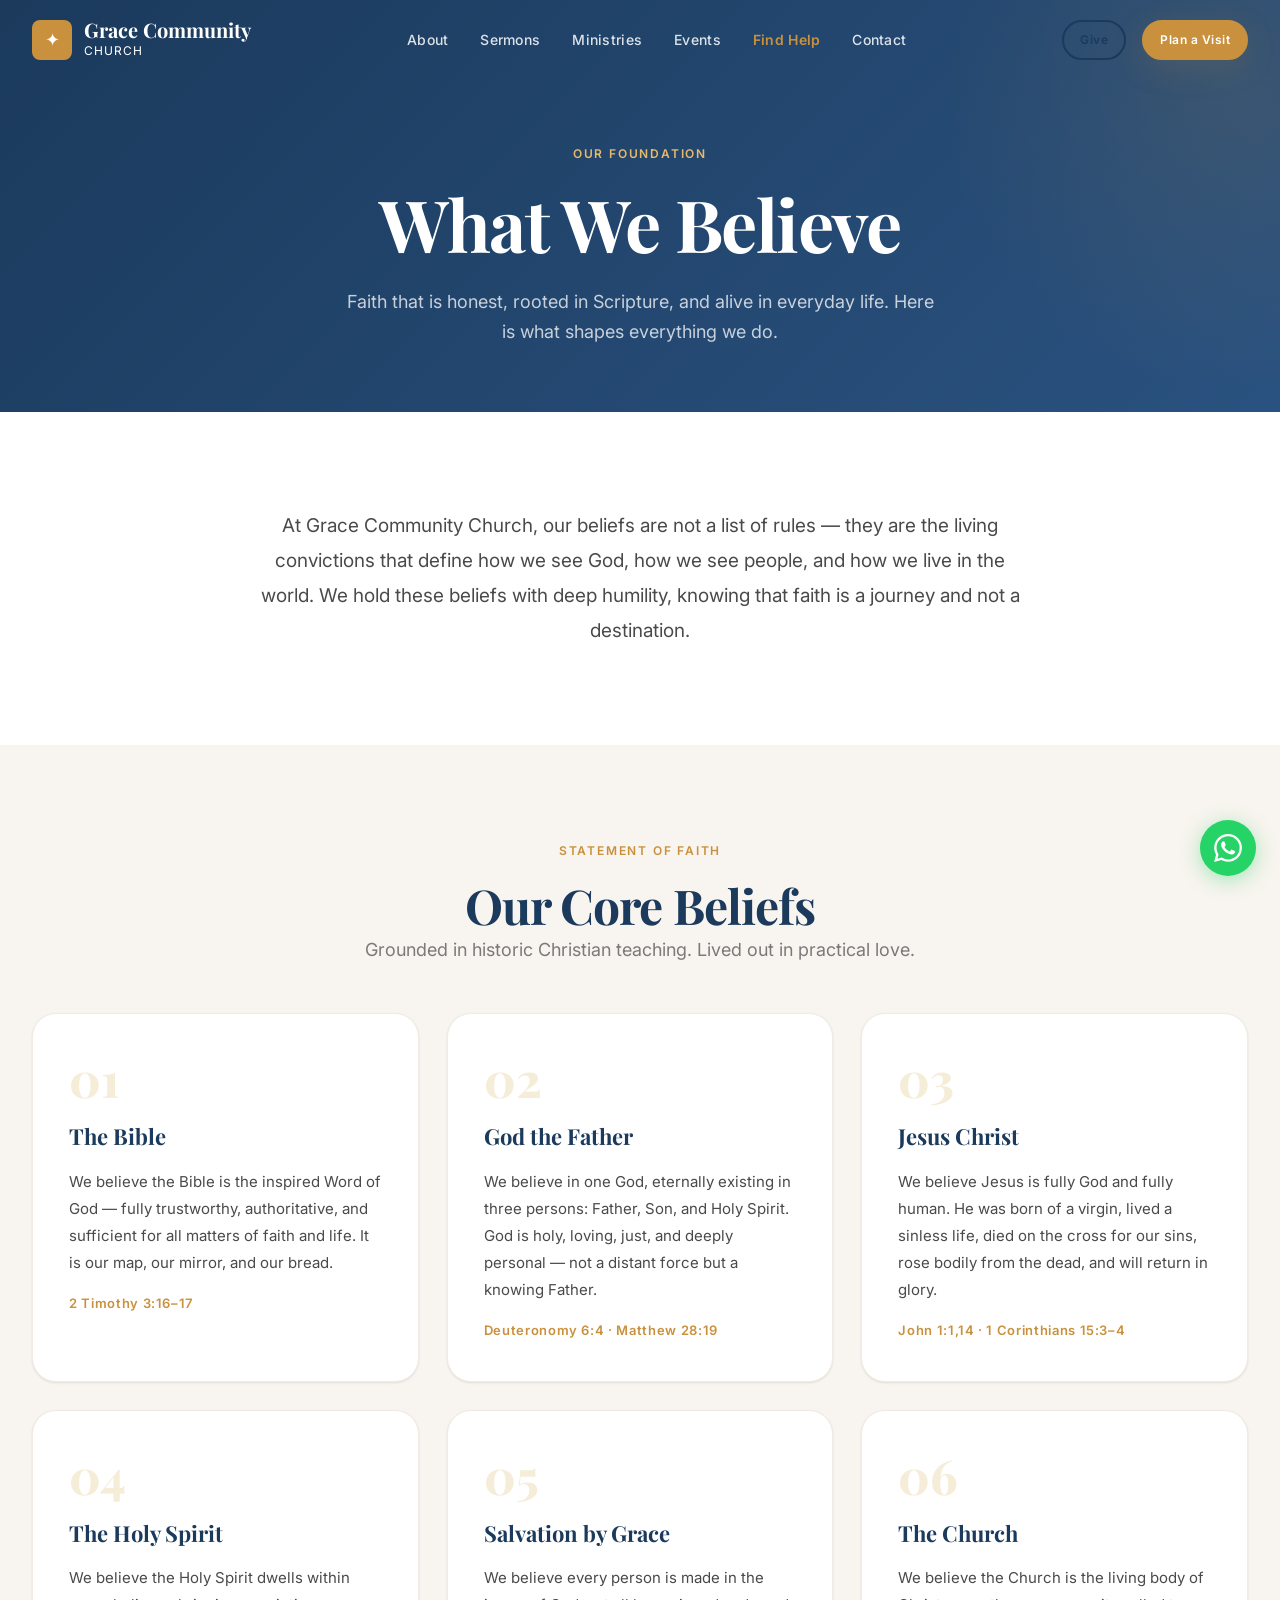
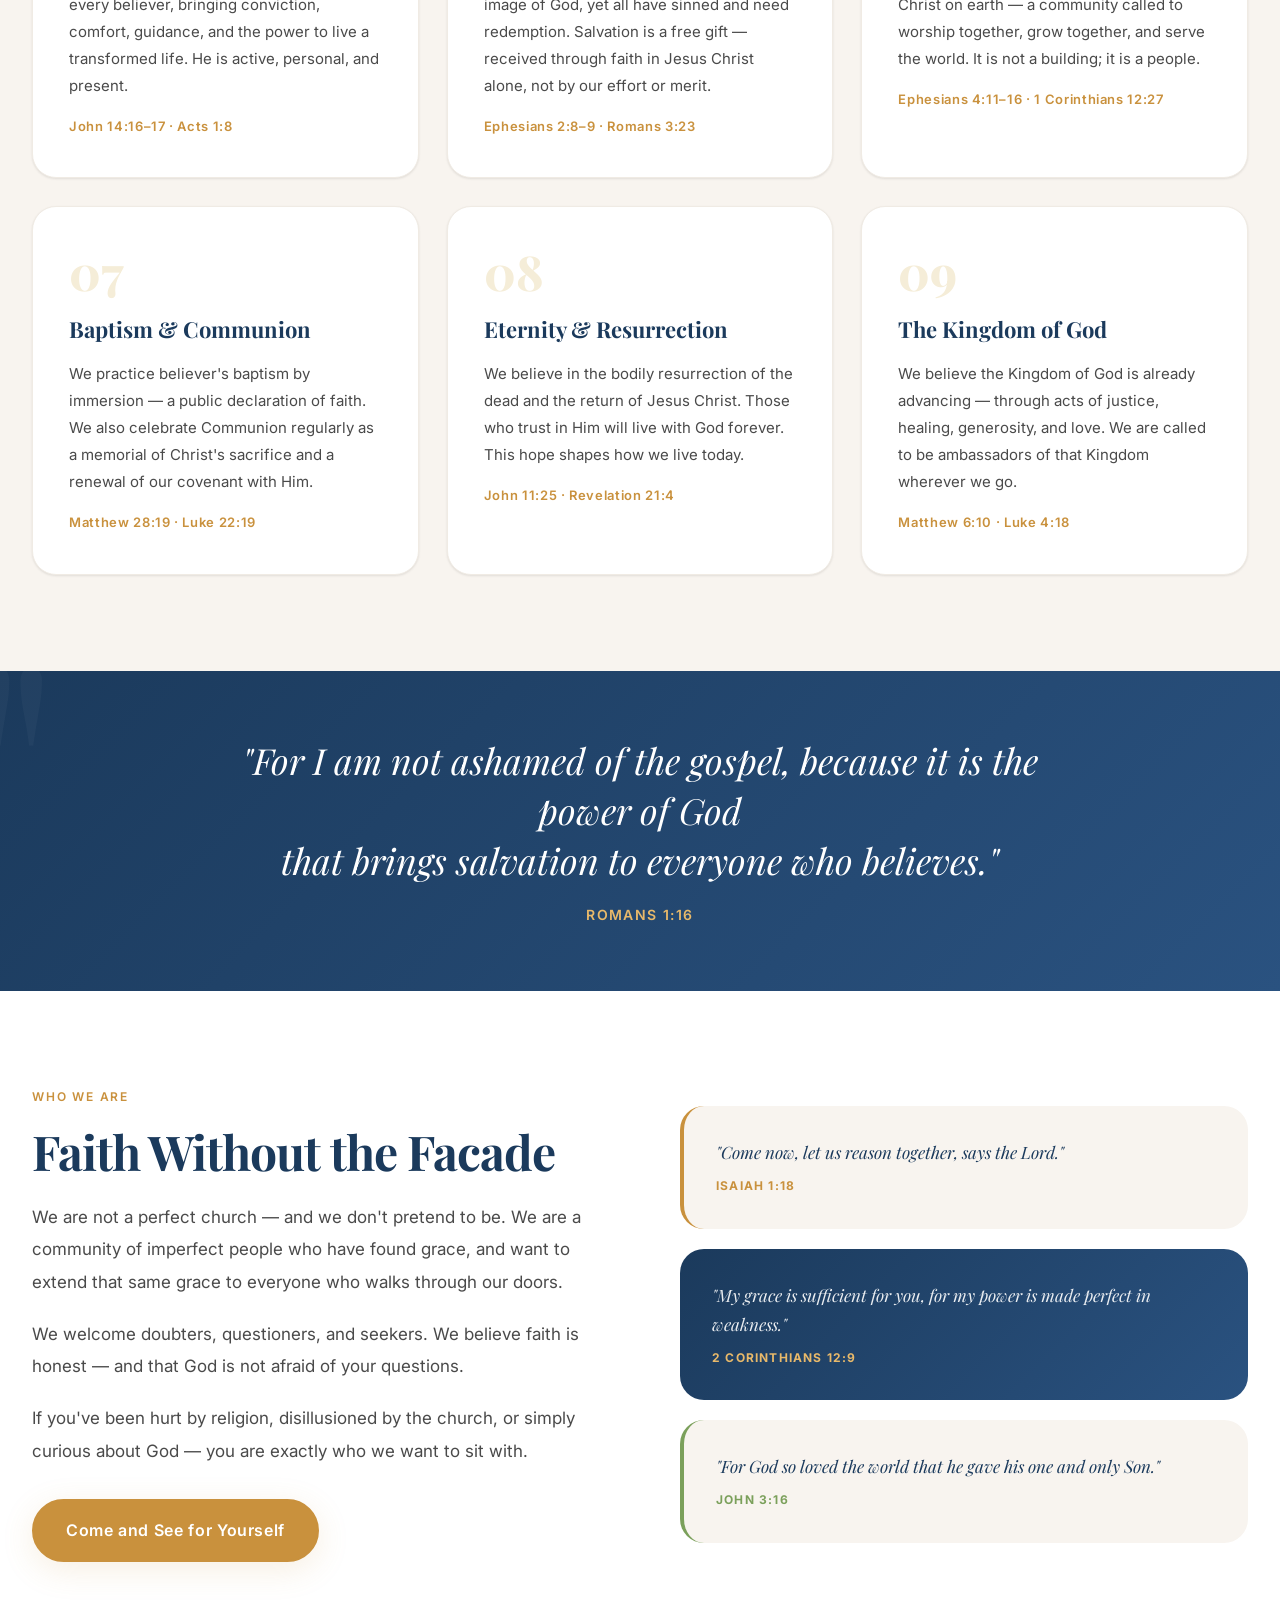
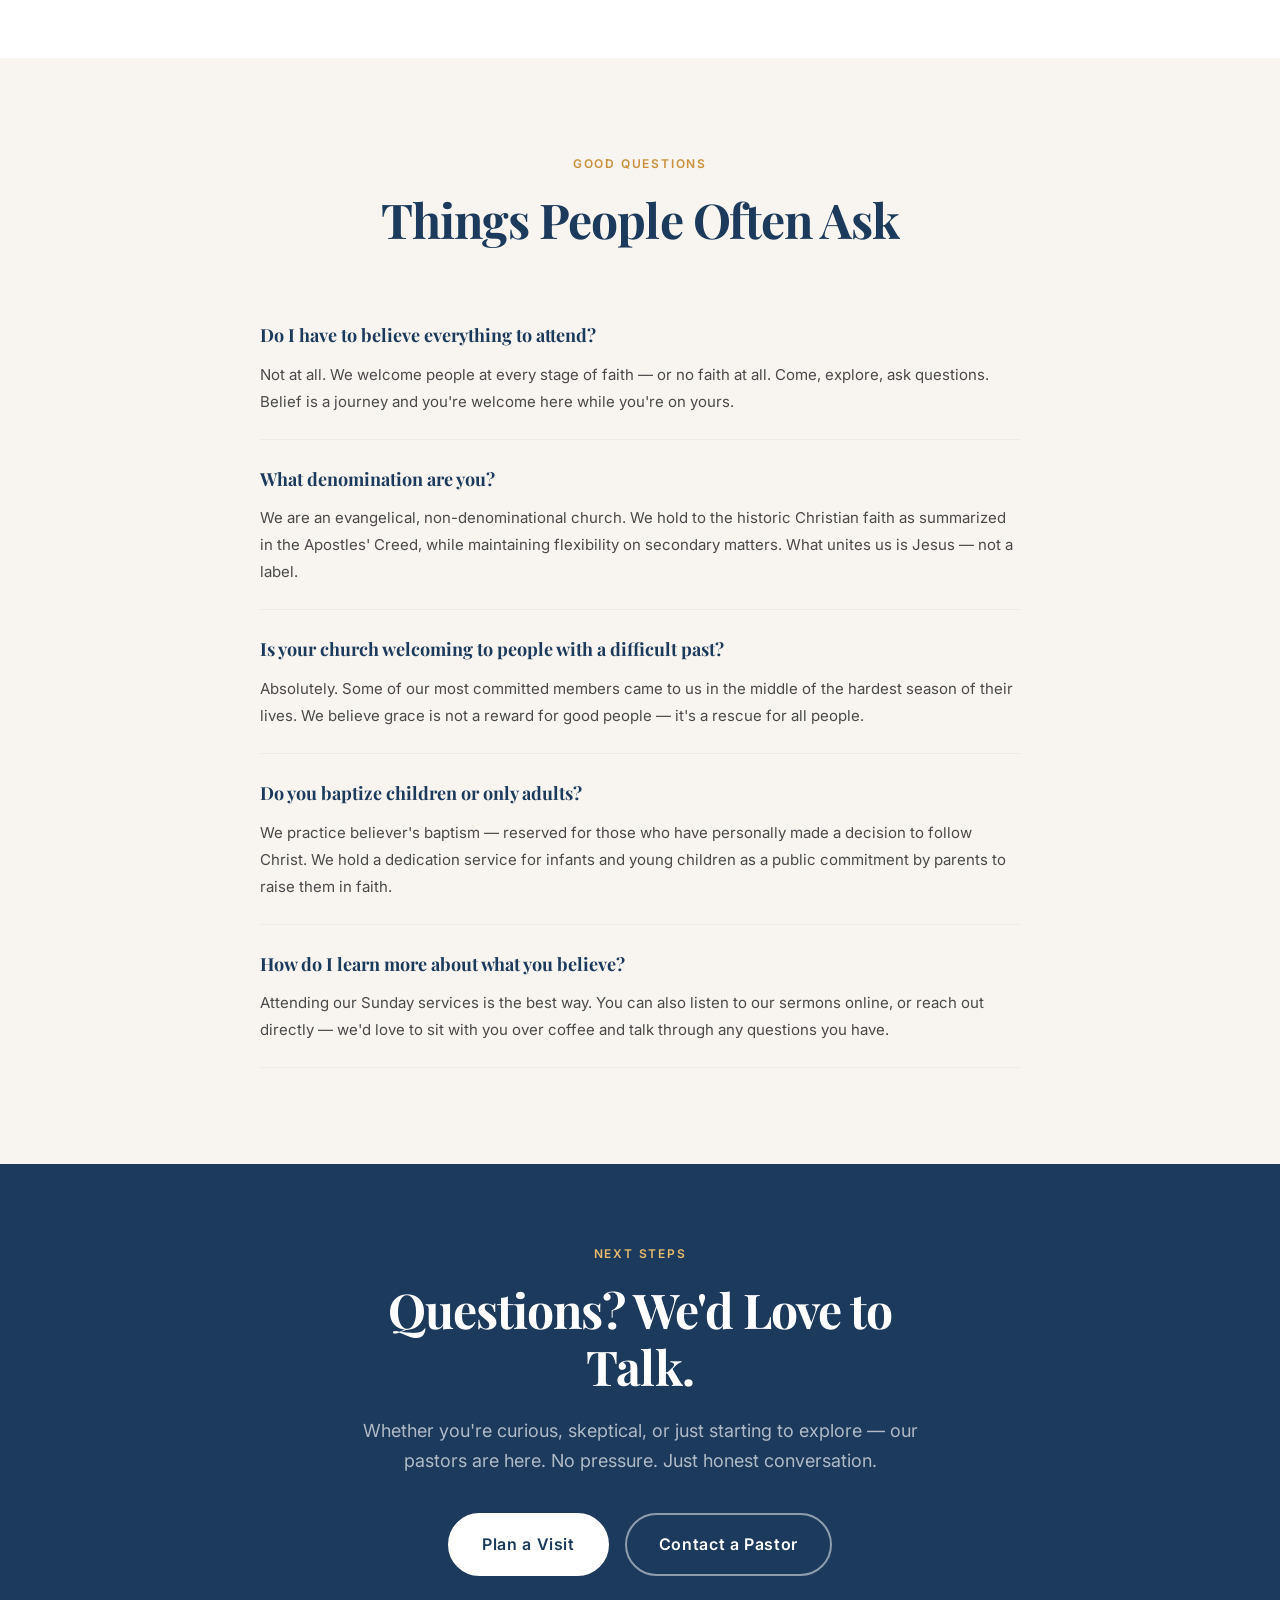
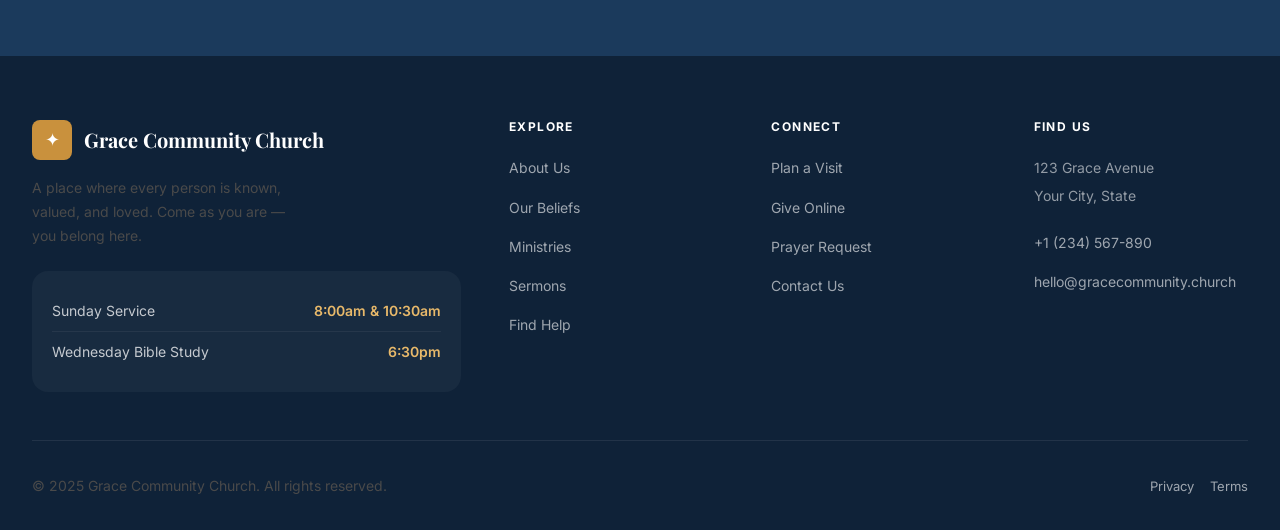
<file: beliefs.html>
<!DOCTYPE html>
<html lang="en">
<head>
  <meta charset="UTF-8" />
  <meta name="viewport" content="width=device-width, initial-scale=1.0" />
  <meta name="description" content="What we believe at Grace Community Church — our core doctrines, values, and statement of faith." />
  <title>Our Beliefs — Grace Community Church</title>
  <link rel="preconnect" href="https://fonts.googleapis.com" />
  <link rel="preconnect" href="https://fonts.gstatic.com" crossorigin />
  <link href="https://fonts.googleapis.com/css2?family=Playfair+Display:ital,wght@0,700;0,800;1,700&family=Inter:wght@400;500;600&display=swap" rel="stylesheet" />
  <link rel="stylesheet" href="css/style.css" />
  <style>
    .belief-card {
      background: white;
      border-radius: var(--radius-xl);
      padding: 40px 36px;
      border: 1px solid var(--color-border-light);
      box-shadow: var(--shadow-sm);
      transition: box-shadow var(--transition-base), transform var(--transition-base);
    }
    .belief-card:hover {
      box-shadow: var(--shadow-md);
      transform: translateY(-3px);
    }
    .belief-card__num {
      font-family: var(--font-heading);
      font-size: 48px;
      font-weight: 800;
      color: var(--color-accent-subtle);
      line-height: 1;
      margin-bottom: 16px;
      display: block;
    }
    .belief-card__title {
      font-family: var(--font-heading);
      font-size: 22px;
      font-weight: 700;
      color: var(--color-primary);
      margin-bottom: 12px;
    }
    .belief-card__text {
      font-size: 15px;
      color: var(--color-text-soft);
      line-height: 1.8;
    }
    .belief-card__verse {
      margin-top: 16px;
      font-size: 13px;
      font-weight: 600;
      letter-spacing: 0.05em;
      color: var(--color-accent);
    }
    .faq-item {
      border-bottom: 1px solid var(--color-border-light);
      padding: 24px 0;
    }
    .faq-item__question {
      font-family: var(--font-heading);
      font-size: 18px;
      font-weight: 700;
      color: var(--color-primary);
      margin-bottom: 10px;
      cursor: pointer;
      display: flex;
      justify-content: space-between;
      align-items: center;
      gap: 16px;
    }
    .faq-item__answer {
      font-size: 15px;
      color: var(--color-text-soft);
      line-height: 1.8;
    }
  </style>
</head>
<body>

  <!-- Navigation -->
  <nav class="nav" id="main-nav" style="background:transparent; position:fixed;" data-transparent="true">
    <div class="nav__inner">
      <a href="index.html" class="nav__logo">
        <div class="nav__logo-mark">✦</div>
        <div>
          <div class="nav__logo-text">Grace Community</div>
          <div class="nav__logo-sub">Church</div>
        </div>
      </a>
      <ul class="nav__links">
        <li><a href="about.html" class="nav__link">About</a></li>
        <li><a href="sermons.html" class="nav__link">Sermons</a></li>
        <li><a href="ministries.html" class="nav__link">Ministries</a></li>
        <li><a href="events.html" class="nav__link">Events</a></li>
        <li><a href="find-help.html" class="nav__link nav__link--find-help">Find Help</a></li>
        <li><a href="contact.html" class="nav__link">Contact</a></li>
      </ul>
      <div class="nav__actions">
        <a href="give.html" class="btn btn--secondary btn--sm">Give</a>
        <a href="plan-visit.html" class="btn btn--primary btn--sm">Plan a Visit</a>
        <button class="nav__menu-btn" id="menu-btn"><span></span><span></span><span></span></button>
      </div>
    </div>
  </nav>
  <div class="mobile-nav" id="mobile-nav">
    <button class="mobile-nav__close" id="mobile-nav-close">✕</button>
    <ul class="mobile-nav__links">
      <li><a href="index.html" class="mobile-nav__link">Home</a></li>
      <li><a href="about.html" class="mobile-nav__link">About</a></li>
      <li><a href="beliefs.html" class="mobile-nav__link">Our Beliefs</a></li>
      <li><a href="ministries.html" class="mobile-nav__link">Ministries</a></li>
      <li><a href="sermons.html" class="mobile-nav__link">Sermons</a></li>
      <li><a href="find-help.html" class="mobile-nav__link mobile-nav__link--find-help">Find Help</a></li>
      <li><a href="plan-visit.html" class="mobile-nav__link">Plan a Visit</a></li>
      <li><a href="give.html" class="mobile-nav__link">Give</a></li>
      <li><a href="contact.html" class="mobile-nav__link">Contact</a></li>
    </ul>
  </div>

  <main>

    <!-- Page Hero -->
    <div class="page-hero">
      <span class="page-hero__label">Our Foundation</span>
      <h1 class="page-hero__title">What We Believe</h1>
      <p class="page-hero__subtitle">
        Faith that is honest, rooted in Scripture, and alive in everyday life.
        Here is what shapes everything we do.
      </p>
    </div>

    <!-- Intro paragraph -->
    <section class="section">
      <div class="container">
        <div style="max-width:760px; margin:0 auto; text-align:center;" class="reveal">
          <p style="font-size:19px; line-height:1.85; color:var(--color-text-soft);">
            At Grace Community Church, our beliefs are not a list of rules — they are the living convictions
            that define how we see God, how we see people, and how we live in the world. We hold these
            beliefs with deep humility, knowing that faith is a journey and not a destination.
          </p>
        </div>
      </div>
    </section>

    <!-- Core Beliefs Grid -->
    <section class="section section--warm">
      <div class="container">
        <div class="section-header section-header--center reveal">
          <span class="section-header__label">Statement of Faith</span>
          <h2>Our Core Beliefs</h2>
          <p class="section-header__desc">Grounded in historic Christian teaching. Lived out in practical love.</p>
        </div>

        <div class="grid grid-3 reveal" style="gap:28px;">

          <div class="belief-card">
            <span class="belief-card__num">01</span>
            <div class="belief-card__title">The Bible</div>
            <p class="belief-card__text">
              We believe the Bible is the inspired Word of God — fully trustworthy, authoritative,
              and sufficient for all matters of faith and life. It is our map, our mirror, and our bread.
            </p>
            <div class="belief-card__verse">2 Timothy 3:16–17</div>
          </div>

          <div class="belief-card">
            <span class="belief-card__num">02</span>
            <div class="belief-card__title">God the Father</div>
            <p class="belief-card__text">
              We believe in one God, eternally existing in three persons: Father, Son, and Holy Spirit.
              God is holy, loving, just, and deeply personal — not a distant force but a knowing Father.
            </p>
            <div class="belief-card__verse">Deuteronomy 6:4 · Matthew 28:19</div>
          </div>

          <div class="belief-card">
            <span class="belief-card__num">03</span>
            <div class="belief-card__title">Jesus Christ</div>
            <p class="belief-card__text">
              We believe Jesus is fully God and fully human. He was born of a virgin, lived a sinless life,
              died on the cross for our sins, rose bodily from the dead, and will return in glory.
            </p>
            <div class="belief-card__verse">John 1:1,14 · 1 Corinthians 15:3–4</div>
          </div>

          <div class="belief-card">
            <span class="belief-card__num">04</span>
            <div class="belief-card__title">The Holy Spirit</div>
            <p class="belief-card__text">
              We believe the Holy Spirit dwells within every believer, bringing conviction, comfort,
              guidance, and the power to live a transformed life. He is active, personal, and present.
            </p>
            <div class="belief-card__verse">John 14:16–17 · Acts 1:8</div>
          </div>

          <div class="belief-card">
            <span class="belief-card__num">05</span>
            <div class="belief-card__title">Salvation by Grace</div>
            <p class="belief-card__text">
              We believe every person is made in the image of God, yet all have sinned and need
              redemption. Salvation is a free gift — received through faith in Jesus Christ alone,
              not by our effort or merit.
            </p>
            <div class="belief-card__verse">Ephesians 2:8–9 · Romans 3:23</div>
          </div>

          <div class="belief-card">
            <span class="belief-card__num">06</span>
            <div class="belief-card__title">The Church</div>
            <p class="belief-card__text">
              We believe the Church is the living body of Christ on earth — a community called to
              worship together, grow together, and serve the world. It is not a building; it is a people.
            </p>
            <div class="belief-card__verse">Ephesians 4:11–16 · 1 Corinthians 12:27</div>
          </div>

          <div class="belief-card">
            <span class="belief-card__num">07</span>
            <div class="belief-card__title">Baptism &amp; Communion</div>
            <p class="belief-card__text">
              We practice believer's baptism by immersion — a public declaration of faith. We also
              celebrate Communion regularly as a memorial of Christ's sacrifice and a renewal of our
              covenant with Him.
            </p>
            <div class="belief-card__verse">Matthew 28:19 · Luke 22:19</div>
          </div>

          <div class="belief-card">
            <span class="belief-card__num">08</span>
            <div class="belief-card__title">Eternity &amp; Resurrection</div>
            <p class="belief-card__text">
              We believe in the bodily resurrection of the dead and the return of Jesus Christ.
              Those who trust in Him will live with God forever. This hope shapes how we live today.
            </p>
            <div class="belief-card__verse">John 11:25 · Revelation 21:4</div>
          </div>

          <div class="belief-card">
            <span class="belief-card__num">09</span>
            <div class="belief-card__title">The Kingdom of God</div>
            <p class="belief-card__text">
              We believe the Kingdom of God is already advancing — through acts of justice, healing,
              generosity, and love. We are called to be ambassadors of that Kingdom wherever we go.
            </p>
            <div class="belief-card__verse">Matthew 6:10 · Luke 4:18</div>
          </div>

        </div>
      </div>
    </section>

    <!-- Scripture Banner -->
    <div class="scripture-banner">
      <p class="scripture-banner__text">
        "For I am not ashamed of the gospel, because it is the power of God<br>
        that brings salvation to everyone who believes."
      </p>
      <p class="scripture-banner__ref">Romans 1:16</p>
    </div>

    <!-- What We Are Not -->
    <section class="section">
      <div class="container">
        <div style="display:grid; grid-template-columns:1fr 1fr; gap:80px; align-items:center;">
          <div class="reveal">
            <span class="section-header__label">Who We Are</span>
            <h2 style="margin-bottom:20px;">Faith Without the Facade</h2>
            <p style="font-size:17px; line-height:1.9; color:var(--color-text-soft); margin-bottom:20px;">
              We are not a perfect church — and we don't pretend to be. We are a community of
              imperfect people who have found grace, and want to extend that same grace to everyone who walks through our doors.
            </p>
            <p style="font-size:17px; line-height:1.9; color:var(--color-text-soft); margin-bottom:20px;">
              We welcome doubters, questioners, and seekers. We believe faith is honest — and that
              God is not afraid of your questions.
            </p>
            <p style="font-size:17px; line-height:1.9; color:var(--color-text-soft); margin-bottom:32px;">
              If you've been hurt by religion, disillusioned by the church, or simply curious about
              God — you are exactly who we want to sit with.
            </p>
            <a href="plan-visit.html" class="btn btn--primary btn--lg">Come and See for Yourself</a>
          </div>
          <div class="reveal" style="display:flex; flex-direction:column; gap:20px;">
            <div style="background:var(--color-warm); border-radius:var(--radius-xl); padding:32px; border-left:4px solid var(--color-accent);">
              <p style="font-family:'Playfair Display',serif; font-style:italic; font-size:17px; color:var(--color-primary); line-height:1.7; margin-bottom:8px;">
                "Come now, let us reason together, says the Lord."
              </p>
              <p style="font-size:12px; font-weight:700; letter-spacing:0.1em; text-transform:uppercase; color:var(--color-accent);">Isaiah 1:18</p>
            </div>
            <div style="background:linear-gradient(135deg, #1B3A5C, #2A5280); border-radius:var(--radius-xl); padding:32px;">
              <p style="font-family:'Playfair Display',serif; font-style:italic; font-size:17px; color:rgba(255,255,255,0.9); line-height:1.7; margin-bottom:8px;">
                "My grace is sufficient for you, for my power is made perfect in weakness."
              </p>
              <p style="font-size:12px; font-weight:700; letter-spacing:0.1em; text-transform:uppercase; color:var(--color-accent-light);">2 Corinthians 12:9</p>
            </div>
            <div style="background:var(--color-warm); border-radius:var(--radius-xl); padding:32px; border-left:4px solid var(--color-hope);">
              <p style="font-family:'Playfair Display',serif; font-style:italic; font-size:17px; color:var(--color-primary); line-height:1.7; margin-bottom:8px;">
                "For God so loved the world that he gave his one and only Son."
              </p>
              <p style="font-size:12px; font-weight:700; letter-spacing:0.1em; text-transform:uppercase; color:var(--color-hope);">John 3:16</p>
            </div>
          </div>
        </div>
      </div>
    </section>

    <!-- Common Questions -->
    <section class="section section--warm">
      <div class="container">
        <div class="section-header section-header--center reveal">
          <span class="section-header__label">Good Questions</span>
          <h2>Things People Often Ask</h2>
        </div>
        <div style="max-width:760px; margin:0 auto;" class="reveal">

          <div class="faq-item">
            <div class="faq-item__question">Do I have to believe everything to attend?</div>
            <p class="faq-item__answer">Not at all. We welcome people at every stage of faith — or no faith at all. Come, explore, ask questions. Belief is a journey and you're welcome here while you're on yours.</p>
          </div>

          <div class="faq-item">
            <div class="faq-item__question">What denomination are you?</div>
            <p class="faq-item__answer">We are an evangelical, non-denominational church. We hold to the historic Christian faith as summarized in the Apostles' Creed, while maintaining flexibility on secondary matters. What unites us is Jesus — not a label.</p>
          </div>

          <div class="faq-item">
            <div class="faq-item__question">Is your church welcoming to people with a difficult past?</div>
            <p class="faq-item__answer">Absolutely. Some of our most committed members came to us in the middle of the hardest season of their lives. We believe grace is not a reward for good people — it's a rescue for all people.</p>
          </div>

          <div class="faq-item">
            <div class="faq-item__question">Do you baptize children or only adults?</div>
            <p class="faq-item__answer">We practice believer's baptism — reserved for those who have personally made a decision to follow Christ. We hold a dedication service for infants and young children as a public commitment by parents to raise them in faith.</p>
          </div>

          <div class="faq-item">
            <div class="faq-item__question">How do I learn more about what you believe?</div>
            <p class="faq-item__answer">Attending our Sunday services is the best way. You can also listen to our sermons online, or reach out directly — we'd love to sit with you over coffee and talk through any questions you have.</p>
          </div>

        </div>
      </div>
    </section>

    <!-- CTA -->
    <section class="section" style="background:var(--color-primary); padding:80px 0; text-align:center;">
      <div class="container reveal">
        <div style="max-width:560px; margin:0 auto;">
          <span class="section-header__label" style="color:var(--color-accent-light);">Next Steps</span>
          <h2 style="color:white; margin-bottom:20px;">Questions? We'd Love to Talk.</h2>
          <p style="color:rgba(255,255,255,0.65); font-size:18px; line-height:1.7; margin-bottom:36px;">
            Whether you're curious, skeptical, or just starting to explore — our pastors are here.
            No pressure. Just honest conversation.
          </p>
          <div style="display:flex; gap:16px; justify-content:center; flex-wrap:wrap;">
            <a href="plan-visit.html" class="btn btn--white btn--lg">Plan a Visit</a>
            <a href="contact.html" class="btn btn--ghost btn--lg">Contact a Pastor</a>
          </div>
        </div>
      </div>
    </section>

  </main>

  <!-- Footer -->
  <footer class="footer">
    <div class="container">
      <div class="footer__grid">
        <div class="footer__brand">
          <a href="index.html" class="footer__logo"><div class="footer__logo-mark">✦</div><span class="footer__logo-name">Grace Community Church</span></a>
          <p class="footer__tagline">A place where every person is known, valued, and loved. Come as you are — you belong here.</p>
          <div class="footer__service-times">
            <div class="footer__service-time"><span>Sunday Service</span><span>8:00am &amp; 10:30am</span></div>
            <div class="footer__service-time"><span>Wednesday Bible Study</span><span>6:30pm</span></div>
          </div>
        </div>
        <div><h4 class="footer__col-title">Explore</h4><ul class="footer__links"><li><a href="about.html" class="footer__link">About Us</a></li><li><a href="beliefs.html" class="footer__link">Our Beliefs</a></li><li><a href="ministries.html" class="footer__link">Ministries</a></li><li><a href="sermons.html" class="footer__link">Sermons</a></li><li><a href="find-help.html" class="footer__link">Find Help</a></li></ul></div>
        <div><h4 class="footer__col-title">Connect</h4><ul class="footer__links"><li><a href="plan-visit.html" class="footer__link">Plan a Visit</a></li><li><a href="give.html" class="footer__link">Give Online</a></li><li><a href="contact.html#prayer" class="footer__link">Prayer Request</a></li><li><a href="contact.html" class="footer__link">Contact Us</a></li></ul></div>
        <div><h4 class="footer__col-title">Find Us</h4><ul class="footer__links"><li><span class="footer__link" style="cursor:default;color:rgba(255,255,255,0.55);">123 Grace Avenue<br>Your City, State</span></li><li style="margin-top:8px;"><a href="tel:+1234567890" class="footer__link">+1 (234) 567-890</a></li><li><a href="mailto:hello@gracecommunity.church" class="footer__link">hello@gracecommunity.church</a></li></ul></div>
      </div>
      <div class="footer__bottom"><p>© 2025 Grace Community Church. All rights reserved.</p><div style="display:flex;gap:16px;"><a href="#" class="footer__link" style="font-size:13px;">Privacy</a><a href="#" class="footer__link" style="font-size:13px;">Terms</a></div></div>
    </div>
  </footer>

  <a href="https://wa.me/[CHURCH_WHATSAPP_NUMBER]" class="whatsapp-float" target="_blank" rel="noopener" aria-label="Chat on WhatsApp">
    <svg viewBox="0 0 24 24" xmlns="http://www.w3.org/2000/svg"><path d="M17.472 14.382c-.297-.149-1.758-.867-2.03-.967-.273-.099-.471-.148-.67.15-.197.297-.767.966-.94 1.164-.173.199-.347.223-.644.075-.297-.15-1.255-.463-2.39-1.475-.883-.788-1.48-1.761-1.653-2.059-.173-.297-.018-.458.13-.606.134-.133.298-.347.446-.52.149-.174.198-.298.298-.497.099-.198.05-.371-.025-.52-.075-.149-.669-1.612-.916-2.207-.242-.579-.487-.5-.669-.51-.173-.008-.371-.01-.57-.01-.198 0-.52.074-.792.372-.272.297-1.04 1.016-1.04 2.479 0 1.462 1.065 2.875 1.213 3.074.149.198 2.096 3.2 5.077 4.487.709.306 1.262.489 1.694.625.712.227 1.36.195 1.871.118.571-.085 1.758-.719 2.006-1.413.248-.694.248-1.289.173-1.413-.074-.124-.272-.198-.57-.347m-5.421 7.403h-.004a9.87 9.87 0 01-5.031-1.378l-.361-.214-3.741.982.998-3.648-.235-.374a9.86 9.86 0 01-1.51-5.26c.001-5.45 4.436-9.884 9.888-9.884 2.64 0 5.122 1.03 6.988 2.898a9.825 9.825 0 012.893 6.994c-.003 5.45-4.437 9.884-9.885 9.884m8.413-18.297A11.815 11.815 0 0012.05 0C5.495 0 .16 5.335.157 11.892c0 2.096.547 4.142 1.588 5.945L.057 24l6.305-1.654a11.882 11.882 0 005.683 1.448h.005c6.554 0 11.89-5.335 11.893-11.893a11.821 11.821 0 00-3.48-8.413z" fill="white"/></svg>
  </a>

  <script src="js/main.js"></script>
</body>
</html>
</file>
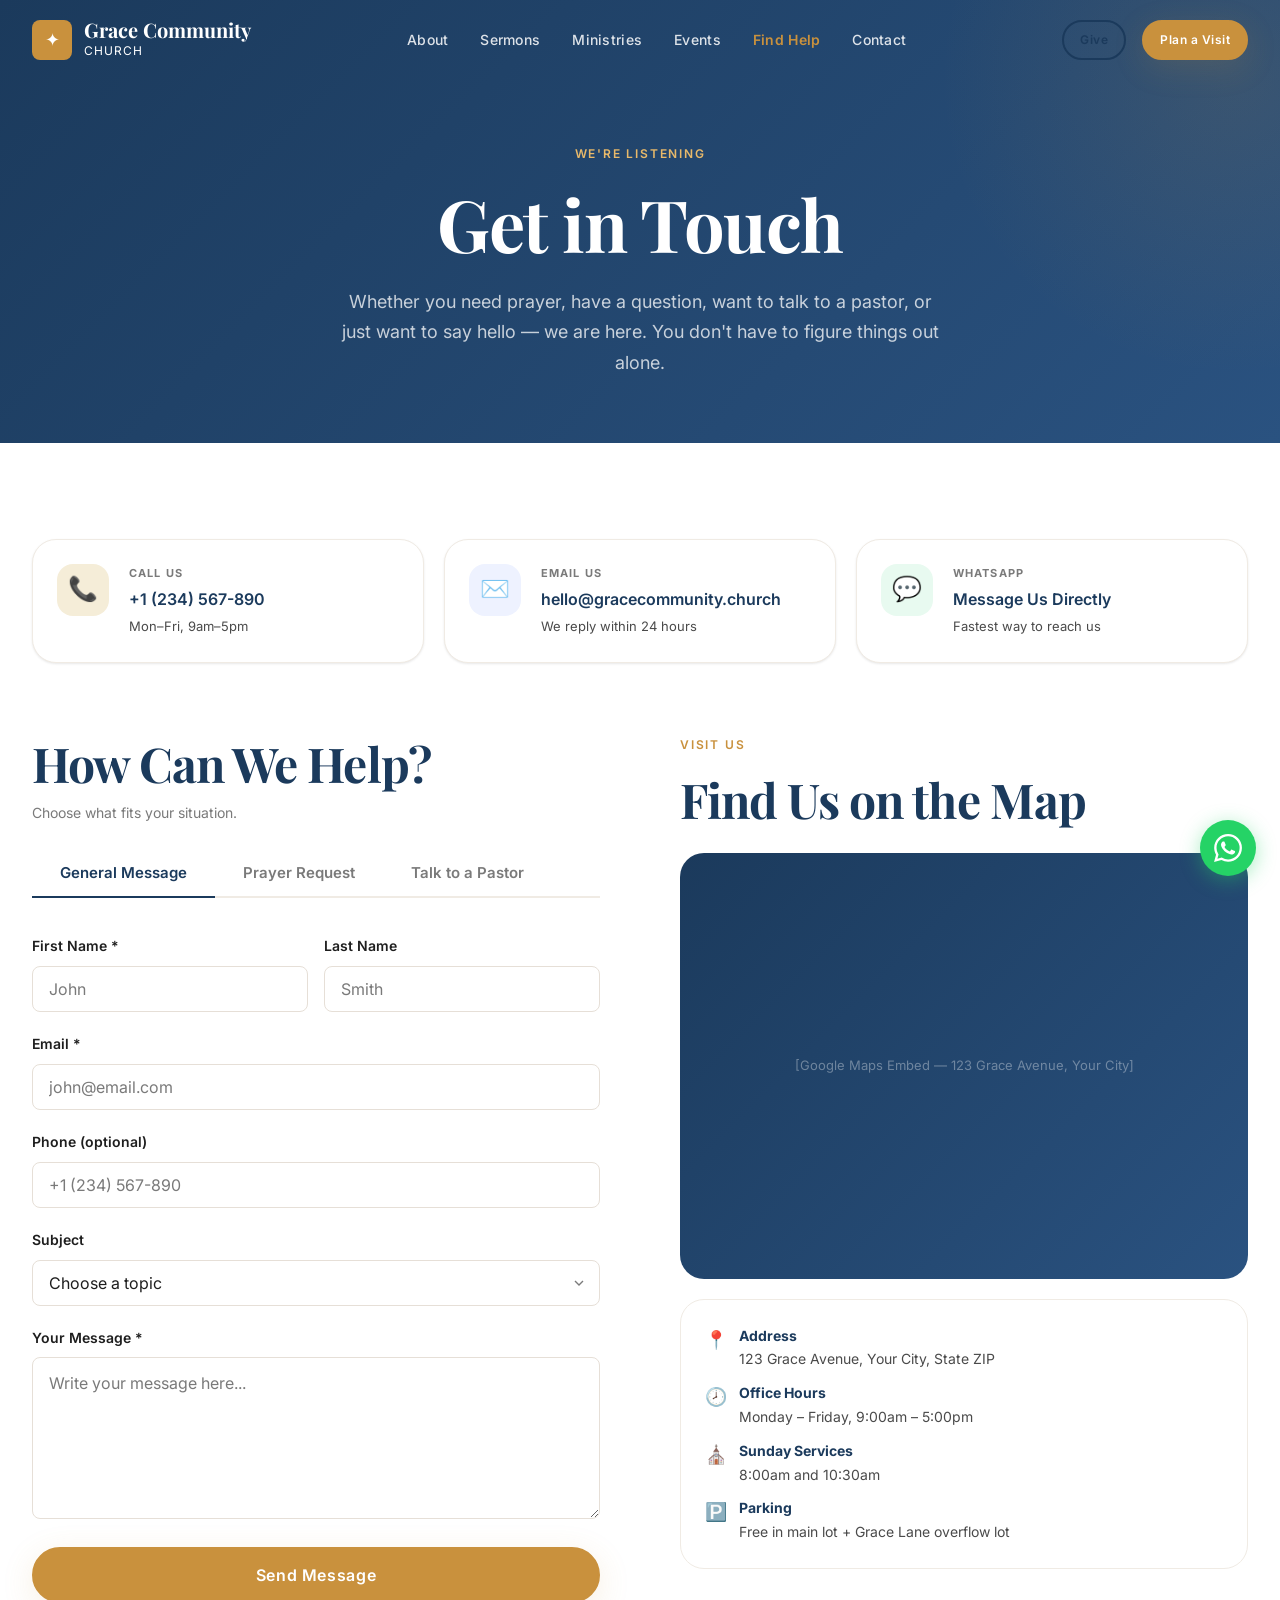
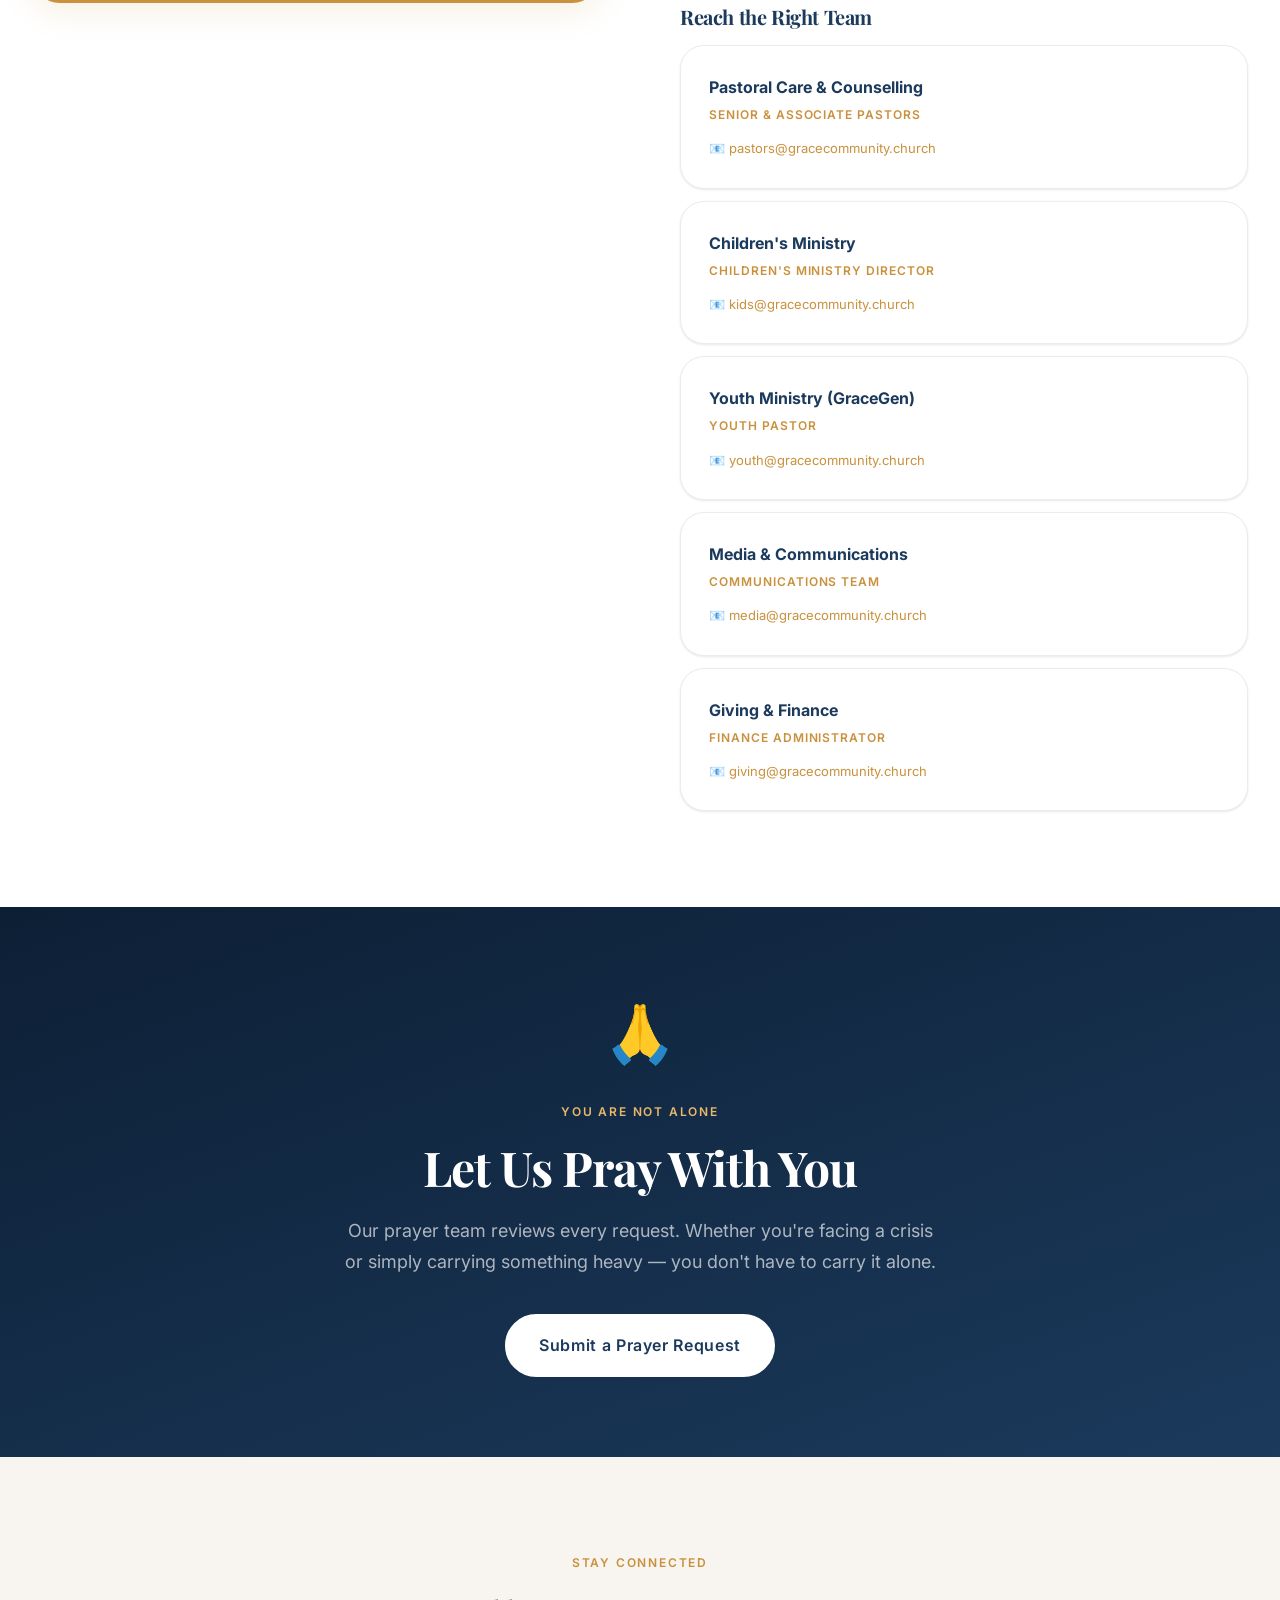
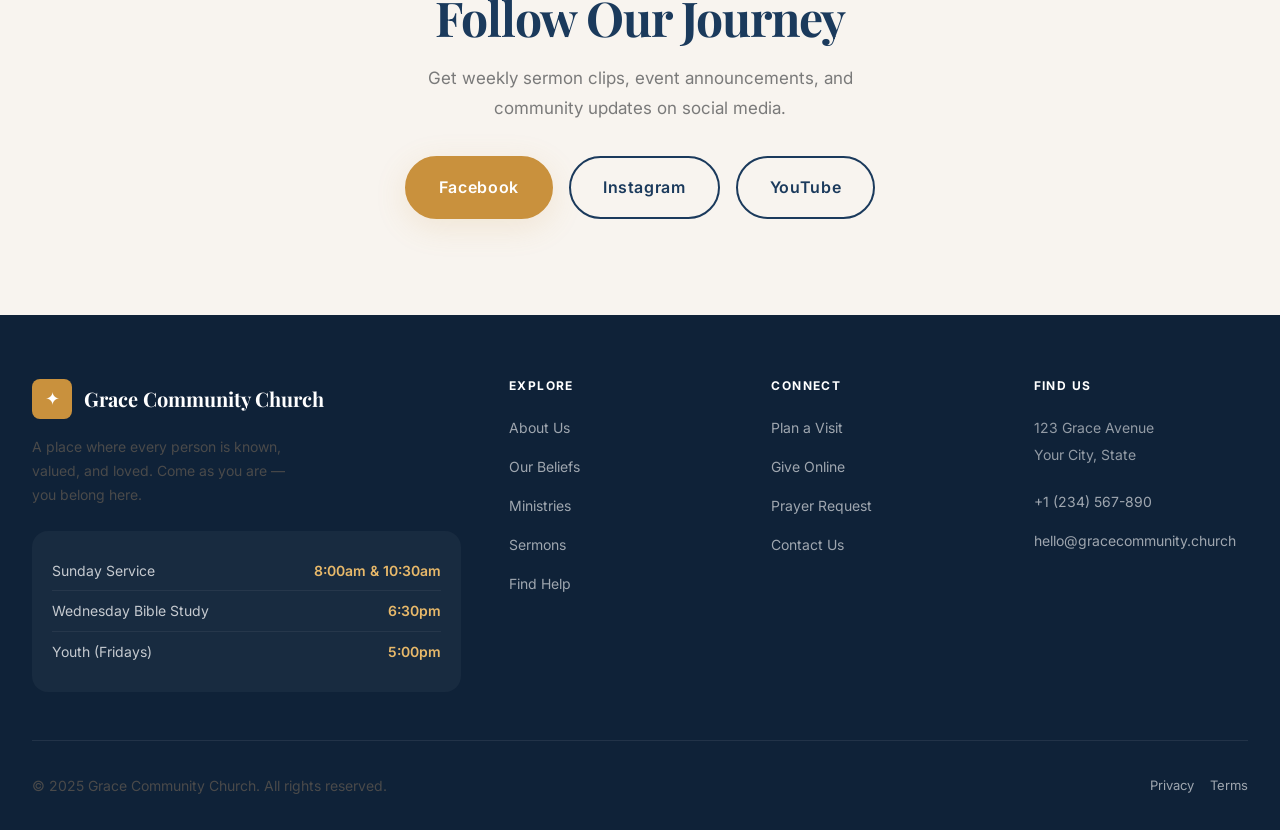
<file: contact.html>
<!DOCTYPE html>
<html lang="en">
<head>
  <meta charset="UTF-8" />
  <meta name="viewport" content="width=device-width, initial-scale=1.0" />
  <meta name="description" content="Contact Grace Community Church — send us a message, submit a prayer request, or reach our pastoral team." />
  <title>Contact Us — Grace Community Church</title>
  <link rel="preconnect" href="https://fonts.googleapis.com" />
  <link rel="preconnect" href="https://fonts.gstatic.com" crossorigin />
  <link href="https://fonts.googleapis.com/css2?family=Playfair+Display:ital,wght@0,700;0,800;1,700&family=Inter:wght@400;500;600&display=swap" rel="stylesheet" />
  <link rel="stylesheet" href="css/style.css" />
  <style>
    .contact-tabs {
      display: flex;
      gap: 0;
      border-bottom: 2px solid var(--color-border-light);
      margin-bottom: 36px;
    }
    .contact-tab {
      padding: 14px 28px;
      font-size: 15px;
      font-weight: 600;
      color: var(--color-muted);
      cursor: pointer;
      border: none;
      background: none;
      border-bottom: 2px solid transparent;
      margin-bottom: -2px;
      font-family: var(--font-body);
      transition: all var(--transition-fast);
    }
    .contact-tab--active {
      color: var(--color-primary);
      border-bottom-color: var(--color-primary);
    }
    .contact-panel { display: none; }
    .contact-panel--active { display: block; }
    .contact-info-card {
      display: flex;
      gap: 20px;
      align-items: flex-start;
      padding: 24px;
      background: white;
      border-radius: var(--radius-xl);
      border: 1px solid var(--color-border-light);
      box-shadow: var(--shadow-sm);
      transition: box-shadow var(--transition-fast);
    }
    .contact-info-card:hover { box-shadow: var(--shadow-md); }
    .contact-info-card__icon {
      width: 52px;
      height: 52px;
      border-radius: var(--radius-lg);
      display: flex;
      align-items: center;
      justify-content: center;
      font-size: 24px;
      flex-shrink: 0;
    }
    .contact-info-card__label {
      font-size: 11px;
      font-weight: 700;
      letter-spacing: 0.1em;
      text-transform: uppercase;
      color: var(--color-muted);
      margin-bottom: 4px;
    }
    .contact-info-card__value {
      font-weight: 600;
      font-size: 16px;
      color: var(--color-primary);
      margin-bottom: 2px;
    }
    .contact-info-card__sub {
      font-size: 13px;
      color: var(--color-text-soft);
    }
    .prayer-category-select {
      display: grid;
      grid-template-columns: repeat(2, 1fr);
      gap: 10px;
      margin-bottom: 4px;
    }
    .prayer-cat {
      padding: 12px 16px;
      border: 1.5px solid var(--color-border);
      background: white;
      border-radius: var(--radius-lg);
      font-size: 13px;
      font-weight: 600;
      color: var(--color-text-soft);
      cursor: pointer;
      transition: all var(--transition-fast);
      font-family: var(--font-body);
      text-align: left;
      display: flex;
      align-items: center;
      gap: 8px;
    }
    .prayer-cat--active, .prayer-cat:hover {
      background: var(--color-primary);
      border-color: var(--color-primary);
      color: white;
    }
    .dept-card {
      background: white;
      border-radius: var(--radius-xl);
      padding: 28px;
      border: 1px solid var(--color-border-light);
      box-shadow: var(--shadow-sm);
    }
    .dept-card__title {
      font-weight: 700;
      font-size: 16px;
      color: var(--color-primary);
      margin-bottom: 4px;
    }
    .dept-card__role {
      font-size: 12px;
      font-weight: 600;
      letter-spacing: 0.08em;
      text-transform: uppercase;
      color: var(--color-accent);
      margin-bottom: 12px;
    }
    .dept-card__email {
      font-size: 13px;
      color: var(--color-muted);
    }
    .dept-card__email a {
      color: var(--color-accent);
      text-decoration: none;
    }
    @media (max-width: 768px) {
      .prayer-category-select { grid-template-columns: 1fr 1fr; }
      .contact-tab { padding: 12px 16px; font-size: 13px; }
    }
    @media (max-width: 480px) {
      .prayer-category-select { grid-template-columns: 1fr; }
    }
  </style>
</head>
<body>

  <!-- Navigation -->
  <nav class="nav" id="main-nav" style="background:transparent; position:fixed;" data-transparent="true">
    <div class="nav__inner">
      <a href="index.html" class="nav__logo">
        <div class="nav__logo-mark">✦</div>
        <div>
          <div class="nav__logo-text">Grace Community</div>
          <div class="nav__logo-sub">Church</div>
        </div>
      </a>
      <ul class="nav__links">
        <li><a href="about.html" class="nav__link">About</a></li>
        <li><a href="sermons.html" class="nav__link">Sermons</a></li>
        <li><a href="ministries.html" class="nav__link">Ministries</a></li>
        <li><a href="events.html" class="nav__link">Events</a></li>
        <li><a href="find-help.html" class="nav__link nav__link--find-help">Find Help</a></li>
        <li><a href="contact.html" class="nav__link nav__link--active">Contact</a></li>
      </ul>
      <div class="nav__actions">
        <a href="give.html" class="btn btn--secondary btn--sm">Give</a>
        <a href="plan-visit.html" class="btn btn--primary btn--sm">Plan a Visit</a>
        <button class="nav__menu-btn" id="menu-btn"><span></span><span></span><span></span></button>
      </div>
    </div>
  </nav>
  <div class="mobile-nav" id="mobile-nav">
    <button class="mobile-nav__close" id="mobile-nav-close">✕</button>
    <ul class="mobile-nav__links">
      <li><a href="index.html" class="mobile-nav__link">Home</a></li>
      <li><a href="about.html" class="mobile-nav__link">About</a></li>
      <li><a href="ministries.html" class="mobile-nav__link">Ministries</a></li>
      <li><a href="events.html" class="mobile-nav__link">Events</a></li>
      <li><a href="find-help.html" class="mobile-nav__link mobile-nav__link--find-help">Find Help</a></li>
      <li><a href="plan-visit.html" class="mobile-nav__link">Plan a Visit</a></li>
      <li><a href="give.html" class="mobile-nav__link">Give</a></li>
      <li><a href="contact.html" class="mobile-nav__link">Contact</a></li>
    </ul>
  </div>

  <main>

    <!-- Page Hero -->
    <div class="page-hero">
      <span class="page-hero__label">We're Listening</span>
      <h1 class="page-hero__title">Get in Touch</h1>
      <p class="page-hero__subtitle">
        Whether you need prayer, have a question, want to talk to a pastor, or just
        want to say hello — we are here. You don't have to figure things out alone.
      </p>
    </div>

    <!-- Contact Info Cards -->
    <section class="section">
      <div class="container">
        <div class="grid grid-3 reveal" style="gap:20px; margin-bottom:72px;">

          <a href="tel:+1234567890" class="contact-info-card" style="text-decoration:none;">
            <div class="contact-info-card__icon" style="background:var(--color-accent-subtle);">📞</div>
            <div>
              <div class="contact-info-card__label">Call Us</div>
              <div class="contact-info-card__value">+1 (234) 567-890</div>
              <div class="contact-info-card__sub">Mon–Fri, 9am–5pm</div>
            </div>
          </a>

          <a href="mailto:hello@gracecommunity.church" class="contact-info-card" style="text-decoration:none;">
            <div class="contact-info-card__icon" style="background:#EEF2FF;">✉️</div>
            <div>
              <div class="contact-info-card__label">Email Us</div>
              <div class="contact-info-card__value">hello@gracecommunity.church</div>
              <div class="contact-info-card__sub">We reply within 24 hours</div>
            </div>
          </a>

          <a href="https://wa.me/[CHURCH_WHATSAPP_NUMBER]" class="contact-info-card" style="text-decoration:none;" target="_blank" rel="noopener">
            <div class="contact-info-card__icon" style="background:#E8FAF0;">💬</div>
            <div>
              <div class="contact-info-card__label">WhatsApp</div>
              <div class="contact-info-card__value">Message Us Directly</div>
              <div class="contact-info-card__sub">Fastest way to reach us</div>
            </div>
          </a>

        </div>

        <!-- Tabbed Forms + Location -->
        <div style="display:grid; grid-template-columns:1fr 1fr; gap:80px; align-items:start;">

          <!-- Left: Tabbed Forms -->
          <div class="reveal">
            <h2 style="margin-bottom:8px;">How Can We Help?</h2>
            <p style="font-size:14px; color:var(--color-muted); margin-bottom:24px;">Choose what fits your situation.</p>

            <!-- Tabs -->
            <div class="contact-tabs" id="contact-tabs">
              <button class="contact-tab contact-tab--active" data-tab="general">General Message</button>
              <button class="contact-tab" data-tab="prayer">Prayer Request</button>
              <button class="contact-tab" data-tab="pastoral">Talk to a Pastor</button>
            </div>

            <!-- General Message Panel -->
            <div class="contact-panel contact-panel--active" id="panel-general">
              <form id="general-form">
                <div class="form-row">
                  <div class="form-group">
                    <label class="form-label" for="g-fname">First Name *</label>
                    <input type="text" id="g-fname" class="form-input" placeholder="John" required />
                  </div>
                  <div class="form-group">
                    <label class="form-label" for="g-lname">Last Name</label>
                    <input type="text" id="g-lname" class="form-input" placeholder="Smith" />
                  </div>
                </div>
                <div class="form-group">
                  <label class="form-label" for="g-email">Email *</label>
                  <input type="email" id="g-email" class="form-input" placeholder="john@email.com" required />
                </div>
                <div class="form-group">
                  <label class="form-label" for="g-phone">Phone (optional)</label>
                  <input type="tel" id="g-phone" class="form-input" placeholder="+1 (234) 567-890" />
                </div>
                <div class="form-group">
                  <label class="form-label" for="g-subject">Subject</label>
                  <select id="g-subject" class="form-select">
                    <option value="">Choose a topic</option>
                    <option>General Inquiry</option>
                    <option>Plan a Visit</option>
                    <option>Ministries &amp; Programs</option>
                    <option>Media &amp; Communications</option>
                    <option>Giving &amp; Finance</option>
                    <option>Volunteer Opportunities</option>
                    <option>Weddings &amp; Funerals</option>
                    <option>Other</option>
                  </select>
                </div>
                <div class="form-group">
                  <label class="form-label" for="g-message">Your Message *</label>
                  <textarea id="g-message" class="form-input form-textarea" placeholder="Write your message here..." rows="5" required></textarea>
                </div>
                <button type="submit" class="btn btn--primary btn--full btn--lg">Send Message</button>
              </form>
            </div>

            <!-- Prayer Request Panel -->
            <div class="contact-panel" id="panel-prayer">
              <div style="background:linear-gradient(135deg, #0D1F35, #1B3A5C); border-radius:var(--radius-xl); padding:24px; margin-bottom:24px; text-align:center;">
                <div style="font-size:36px; margin-bottom:10px;">🙏</div>
                <p style="color:rgba(255,255,255,0.85); font-size:15px; line-height:1.7; margin:0;">
                  Your request will be received with care and confidentiality. Our prayer team
                  prays over every submission. You are not alone.
                </p>
              </div>
              <form id="prayer-form">
                <div class="form-row">
                  <div class="form-group">
                    <label class="form-label" for="pr-name">Your Name *</label>
                    <input type="text" id="pr-name" class="form-input" placeholder="First name or anonymous" required />
                  </div>
                  <div class="form-group">
                    <label class="form-label" for="pr-email">Email (optional)</label>
                    <input type="email" id="pr-email" class="form-input" placeholder="For follow-up" />
                  </div>
                </div>
                <div class="form-group">
                  <label class="form-label">What do you need prayer for?</label>
                  <div class="prayer-category-select" id="prayer-cats">
                    <button type="button" class="prayer-cat" data-cat="health">🩺 Health &amp; Healing</button>
                    <button type="button" class="prayer-cat" data-cat="family">👨‍👩‍👧 Family &amp; Marriage</button>
                    <button type="button" class="prayer-cat" data-cat="finances">💼 Finances &amp; Work</button>
                    <button type="button" class="prayer-cat" data-cat="anxiety">🌊 Anxiety &amp; Mental Health</button>
                    <button type="button" class="prayer-cat" data-cat="faith">✝️ Faith &amp; Spiritual Life</button>
                    <button type="button" class="prayer-cat" data-cat="grief">💔 Grief &amp; Loss</button>
                    <button type="button" class="prayer-cat" data-cat="relationships">🤝 Relationships</button>
                    <button type="button" class="prayer-cat" data-cat="other">🙏 Other</button>
                  </div>
                </div>
                <div class="form-group">
                  <label class="form-label" for="pr-request">Share your prayer need *</label>
                  <textarea id="pr-request" class="form-input form-textarea" placeholder="Share as much or as little as you'd like. What is on your heart?" rows="5" required></textarea>
                </div>
                <div class="form-group">
                  <label style="display:flex; align-items:center; gap:10px; cursor:pointer; font-size:14px; color:var(--color-text-soft);">
                    <input type="checkbox" id="pr-urgent" style="width:16px;height:16px;" />
                    This is urgent — please have a pastor contact me
                  </label>
                </div>
                <div class="form-group">
                  <label style="display:flex; align-items:center; gap:10px; cursor:pointer; font-size:14px; color:var(--color-text-soft);">
                    <input type="checkbox" id="pr-private" style="width:16px;height:16px;" checked />
                    Keep this request private (only pastoral team sees it)
                  </label>
                </div>
                <button type="submit" class="btn btn--primary btn--full btn--lg">Submit Prayer Request</button>
                <p style="font-size:12px; color:var(--color-muted); text-align:center; margin-top:12px;">
                  Your request is safe with us. We do not share personal prayer requests publicly.
                </p>
              </form>
            </div>

            <!-- Talk to a Pastor Panel -->
            <div class="contact-panel" id="panel-pastoral">
              <div style="background:var(--color-warm); border-radius:var(--radius-xl); padding:20px 24px; margin-bottom:24px; border-left:4px solid var(--color-accent);">
                <p style="font-size:14px; color:var(--color-text-soft); line-height:1.7; margin:0;">
                  Our pastoral team is available for personal conversations — whether you're going through
                  a crisis, processing grief, navigating relationship issues, or simply seeking counsel.
                  All conversations are confidential.
                </p>
              </div>
              <form id="pastoral-form">
                <div class="form-row">
                  <div class="form-group">
                    <label class="form-label" for="ps-name">Your Name *</label>
                    <input type="text" id="ps-name" class="form-input" placeholder="Full name" required />
                  </div>
                  <div class="form-group">
                    <label class="form-label" for="ps-phone">Phone *</label>
                    <input type="tel" id="ps-phone" class="form-input" placeholder="+1 (234) 567-890" required />
                  </div>
                </div>
                <div class="form-group">
                  <label class="form-label" for="ps-email">Email *</label>
                  <input type="email" id="ps-email" class="form-input" placeholder="your@email.com" required />
                </div>
                <div class="form-group">
                  <label class="form-label" for="ps-situation">What's going on? (briefly)</label>
                  <select id="ps-situation" class="form-select">
                    <option value="">Select a general area</option>
                    <option>Marriage &amp; Relationship Issues</option>
                    <option>Grief &amp; Bereavement</option>
                    <option>Mental Health &amp; Anxiety</option>
                    <option>Addiction &amp; Recovery</option>
                    <option>Family Crisis</option>
                    <option>Spiritual Questions &amp; Doubt</option>
                    <option>Financial Hardship</option>
                    <option>General Pastoral Care</option>
                    <option>Prefer not to say</option>
                  </select>
                </div>
                <div class="form-group">
                  <label class="form-label" for="ps-urgency">How urgent is this?</label>
                  <select id="ps-urgency" class="form-select">
                    <option>Not urgent — whenever available</option>
                    <option>Within the next few days</option>
                    <option>Urgent — please contact me today</option>
                    <option>I'm in crisis — need immediate support</option>
                  </select>
                </div>
                <div class="form-group">
                  <label class="form-label" for="ps-note">Anything else you'd like us to know?</label>
                  <textarea id="ps-note" class="form-input form-textarea" rows="4" placeholder="Share as much or as little as you're comfortable with..."></textarea>
                </div>
                <button type="submit" class="btn btn--primary btn--full btn--lg">Request a Meeting</button>
                <div style="margin-top:16px; padding:16px; background:var(--color-warm); border-radius:var(--radius-lg); display:flex; gap:12px; align-items:center;">
                  <span style="font-size:20px;">🚨</span>
                  <p style="font-size:13px; color:var(--color-text-soft); line-height:1.6; margin:0;">
                    If you or someone you know is in immediate danger, please call emergency services (911)
                    or a crisis line before submitting this form.
                  </p>
                </div>
              </form>
            </div>
          </div>

          <!-- Right: Location + Departments -->
          <div class="reveal">
            <!-- Location -->
            <span class="section-header__label">Visit Us</span>
            <h2 style="margin-bottom:24px;">Find Us on the Map</h2>

            <div style="background:linear-gradient(135deg, #1B3A5C, #2A5280); border-radius:var(--radius-xl); aspect-ratio:4/3; display:flex; align-items:center; justify-content:center; margin-bottom:20px; color:rgba(255,255,255,0.35); font-size:13px; font-family:var(--font-body);">
              <!--
                REPLACE with Google Maps embed:
                <iframe
                  src="https://www.google.com/maps/embed?pb=..."
                  width="100%" height="100%"
                  style="border:0; border-radius:var(--radius-xl);"
                  allowfullscreen loading="lazy">
                </iframe>
              -->
              [Google Maps Embed — 123 Grace Avenue, Your City]
            </div>

            <div style="display:flex; flex-direction:column; gap:10px; margin-bottom:36px; background:white; border-radius:var(--radius-xl); padding:24px; border:1px solid var(--color-border-light);">
              <div style="display:flex; gap:12px; font-size:14px; color:var(--color-text-soft); align-items:flex-start;">
                <span style="font-size:18px; margin-top:1px;">📍</span>
                <div><strong style="color:var(--color-primary);">Address</strong><br>123 Grace Avenue, Your City, State ZIP</div>
              </div>
              <div style="display:flex; gap:12px; font-size:14px; color:var(--color-text-soft); align-items:flex-start;">
                <span style="font-size:18px; margin-top:1px;">🕗</span>
                <div><strong style="color:var(--color-primary);">Office Hours</strong><br>Monday – Friday, 9:00am – 5:00pm</div>
              </div>
              <div style="display:flex; gap:12px; font-size:14px; color:var(--color-text-soft); align-items:flex-start;">
                <span style="font-size:18px; margin-top:1px;">⛪</span>
                <div><strong style="color:var(--color-primary);">Sunday Services</strong><br>8:00am and 10:30am</div>
              </div>
              <div style="display:flex; gap:12px; font-size:14px; color:var(--color-text-soft); align-items:flex-start;">
                <span style="font-size:18px; margin-top:1px;">🅿️</span>
                <div><strong style="color:var(--color-primary);">Parking</strong><br>Free in main lot + Grace Lane overflow lot</div>
              </div>
            </div>

            <!-- Department Contacts -->
            <h3 style="margin-bottom:16px; font-size:20px;">Reach the Right Team</h3>
            <div style="display:flex; flex-direction:column; gap:12px;">
              <div class="dept-card">
                <div class="dept-card__title">Pastoral Care &amp; Counselling</div>
                <div class="dept-card__role">Senior &amp; Associate Pastors</div>
                <div class="dept-card__email">📧 <a href="mailto:pastors@gracecommunity.church">pastors@gracecommunity.church</a></div>
              </div>
              <div class="dept-card">
                <div class="dept-card__title">Children's Ministry</div>
                <div class="dept-card__role">Children's Ministry Director</div>
                <div class="dept-card__email">📧 <a href="mailto:kids@gracecommunity.church">kids@gracecommunity.church</a></div>
              </div>
              <div class="dept-card">
                <div class="dept-card__title">Youth Ministry (GraceGen)</div>
                <div class="dept-card__role">Youth Pastor</div>
                <div class="dept-card__email">📧 <a href="mailto:youth@gracecommunity.church">youth@gracecommunity.church</a></div>
              </div>
              <div class="dept-card">
                <div class="dept-card__title">Media &amp; Communications</div>
                <div class="dept-card__role">Communications Team</div>
                <div class="dept-card__email">📧 <a href="mailto:media@gracecommunity.church">media@gracecommunity.church</a></div>
              </div>
              <div class="dept-card">
                <div class="dept-card__title">Giving &amp; Finance</div>
                <div class="dept-card__role">Finance Administrator</div>
                <div class="dept-card__email">📧 <a href="mailto:giving@gracecommunity.church">giving@gracecommunity.church</a></div>
              </div>
            </div>
          </div>

        </div>
      </div>
    </section>

    <!-- Prayer anchor section -->
    <section class="section" style="background:linear-gradient(160deg, #0D1F35 0%, #1B3A5C 100%); padding:80px 0; text-align:center;" id="prayer">
      <div class="container reveal">
        <div style="max-width:600px; margin:0 auto;">
          <div style="font-size:56px; margin-bottom:20px;">🙏</div>
          <span class="section-header__label" style="color:var(--color-accent-light);">You Are Not Alone</span>
          <h2 style="color:white; margin-bottom:20px;">Let Us Pray With You</h2>
          <p style="color:rgba(255,255,255,0.65); font-size:18px; line-height:1.7; margin-bottom:36px;">
            Our prayer team reviews every request. Whether you're facing a crisis or simply carrying
            something heavy — you don't have to carry it alone.
          </p>
          <a href="#" onclick="document.querySelector('[data-tab=prayer]').click(); window.scrollTo({top: document.getElementById('contact-tabs').offsetTop - 100, behavior: 'smooth'}); return false;" class="btn btn--white btn--lg">Submit a Prayer Request</a>
        </div>
      </div>
    </section>

    <!-- Social + Connect -->
    <section class="section section--warm" style="text-align:center;">
      <div class="container reveal">
        <span class="section-header__label">Stay Connected</span>
        <h2 style="margin-bottom:16px;">Follow Our Journey</h2>
        <p style="font-size:17px; color:var(--color-muted); max-width:480px; margin:0 auto 32px;">
          Get weekly sermon clips, event announcements, and community updates on social media.
        </p>
        <div style="display:flex; gap:16px; justify-content:center; flex-wrap:wrap;">
          <a href="#" class="btn btn--primary btn--lg" target="_blank" rel="noopener">Facebook</a>
          <a href="#" class="btn btn--secondary btn--lg" target="_blank" rel="noopener">Instagram</a>
          <a href="#" class="btn btn--secondary btn--lg" target="_blank" rel="noopener">YouTube</a>
        </div>
      </div>
    </section>

  </main>

  <!-- Footer -->
  <footer class="footer">
    <div class="container">
      <div class="footer__grid">
        <div class="footer__brand">
          <a href="index.html" class="footer__logo"><div class="footer__logo-mark">✦</div><span class="footer__logo-name">Grace Community Church</span></a>
          <p class="footer__tagline">A place where every person is known, valued, and loved. Come as you are — you belong here.</p>
          <div class="footer__service-times">
            <div class="footer__service-time"><span>Sunday Service</span><span>8:00am &amp; 10:30am</span></div>
            <div class="footer__service-time"><span>Wednesday Bible Study</span><span>6:30pm</span></div>
            <div class="footer__service-time"><span>Youth (Fridays)</span><span>5:00pm</span></div>
          </div>
        </div>
        <div><h4 class="footer__col-title">Explore</h4><ul class="footer__links"><li><a href="about.html" class="footer__link">About Us</a></li><li><a href="beliefs.html" class="footer__link">Our Beliefs</a></li><li><a href="ministries.html" class="footer__link">Ministries</a></li><li><a href="sermons.html" class="footer__link">Sermons</a></li><li><a href="find-help.html" class="footer__link">Find Help</a></li></ul></div>
        <div><h4 class="footer__col-title">Connect</h4><ul class="footer__links"><li><a href="plan-visit.html" class="footer__link">Plan a Visit</a></li><li><a href="give.html" class="footer__link">Give Online</a></li><li><a href="contact.html#prayer" class="footer__link">Prayer Request</a></li><li><a href="contact.html" class="footer__link">Contact Us</a></li></ul></div>
        <div><h4 class="footer__col-title">Find Us</h4><ul class="footer__links"><li><span class="footer__link" style="cursor:default;color:rgba(255,255,255,0.55);">123 Grace Avenue<br>Your City, State</span></li><li style="margin-top:8px;"><a href="tel:+1234567890" class="footer__link">+1 (234) 567-890</a></li><li><a href="mailto:hello@gracecommunity.church" class="footer__link">hello@gracecommunity.church</a></li></ul></div>
      </div>
      <div class="footer__bottom"><p>© 2025 Grace Community Church. All rights reserved.</p><div style="display:flex;gap:16px;"><a href="#" class="footer__link" style="font-size:13px;">Privacy</a><a href="#" class="footer__link" style="font-size:13px;">Terms</a></div></div>
    </div>
  </footer>

  <a href="https://wa.me/[CHURCH_WHATSAPP_NUMBER]" class="whatsapp-float" target="_blank" rel="noopener" aria-label="Chat on WhatsApp">
    <svg viewBox="0 0 24 24" xmlns="http://www.w3.org/2000/svg"><path d="M17.472 14.382c-.297-.149-1.758-.867-2.03-.967-.273-.099-.471-.148-.67.15-.197.297-.767.966-.94 1.164-.173.199-.347.223-.644.075-.297-.15-1.255-.463-2.39-1.475-.883-.788-1.48-1.761-1.653-2.059-.173-.297-.018-.458.13-.606.134-.133.298-.347.446-.52.149-.174.198-.298.298-.497.099-.198.05-.371-.025-.52-.075-.149-.669-1.612-.916-2.207-.242-.579-.487-.5-.669-.51-.173-.008-.371-.01-.57-.01-.198 0-.52.074-.792.372-.272.297-1.04 1.016-1.04 2.479 0 1.462 1.065 2.875 1.213 3.074.149.198 2.096 3.2 5.077 4.487.709.306 1.262.489 1.694.625.712.227 1.36.195 1.871.118.571-.085 1.758-.719 2.006-1.413.248-.694.248-1.289.173-1.413-.074-.124-.272-.198-.57-.347m-5.421 7.403h-.004a9.87 9.87 0 01-5.031-1.378l-.361-.214-3.741.982.998-3.648-.235-.374a9.86 9.86 0 01-1.51-5.26c.001-5.45 4.436-9.884 9.888-9.884 2.64 0 5.122 1.03 6.988 2.898a9.825 9.825 0 012.893 6.994c-.003 5.45-4.437 9.884-9.885 9.884m8.413-18.297A11.815 11.815 0 0012.05 0C5.495 0 .16 5.335.157 11.892c0 2.096.547 4.142 1.588 5.945L.057 24l6.305-1.654a11.882 11.882 0 005.683 1.448h.005c6.554 0 11.89-5.335 11.893-11.893a11.821 11.821 0 00-3.48-8.413z" fill="white"/></svg>
  </a>

  <script src="js/main.js"></script>
  <script>
    // Tab switching
    const tabs = document.querySelectorAll('.contact-tab');
    const panels = document.querySelectorAll('.contact-panel');
    tabs.forEach(tab => {
      tab.addEventListener('click', () => {
        tabs.forEach(t => t.classList.remove('contact-tab--active'));
        panels.forEach(p => p.classList.remove('contact-panel--active'));
        tab.classList.add('contact-tab--active');
        document.getElementById('panel-' + tab.dataset.tab).classList.add('contact-panel--active');
      });
    });

    // Prayer category toggle
    const prayerCats = document.querySelectorAll('.prayer-cat');
    prayerCats.forEach(cat => {
      cat.addEventListener('click', () => {
        prayerCats.forEach(c => c.classList.remove('prayer-cat--active'));
        cat.classList.add('prayer-cat--active');
      });
    });
  </script>
</body>
</html>
</file>
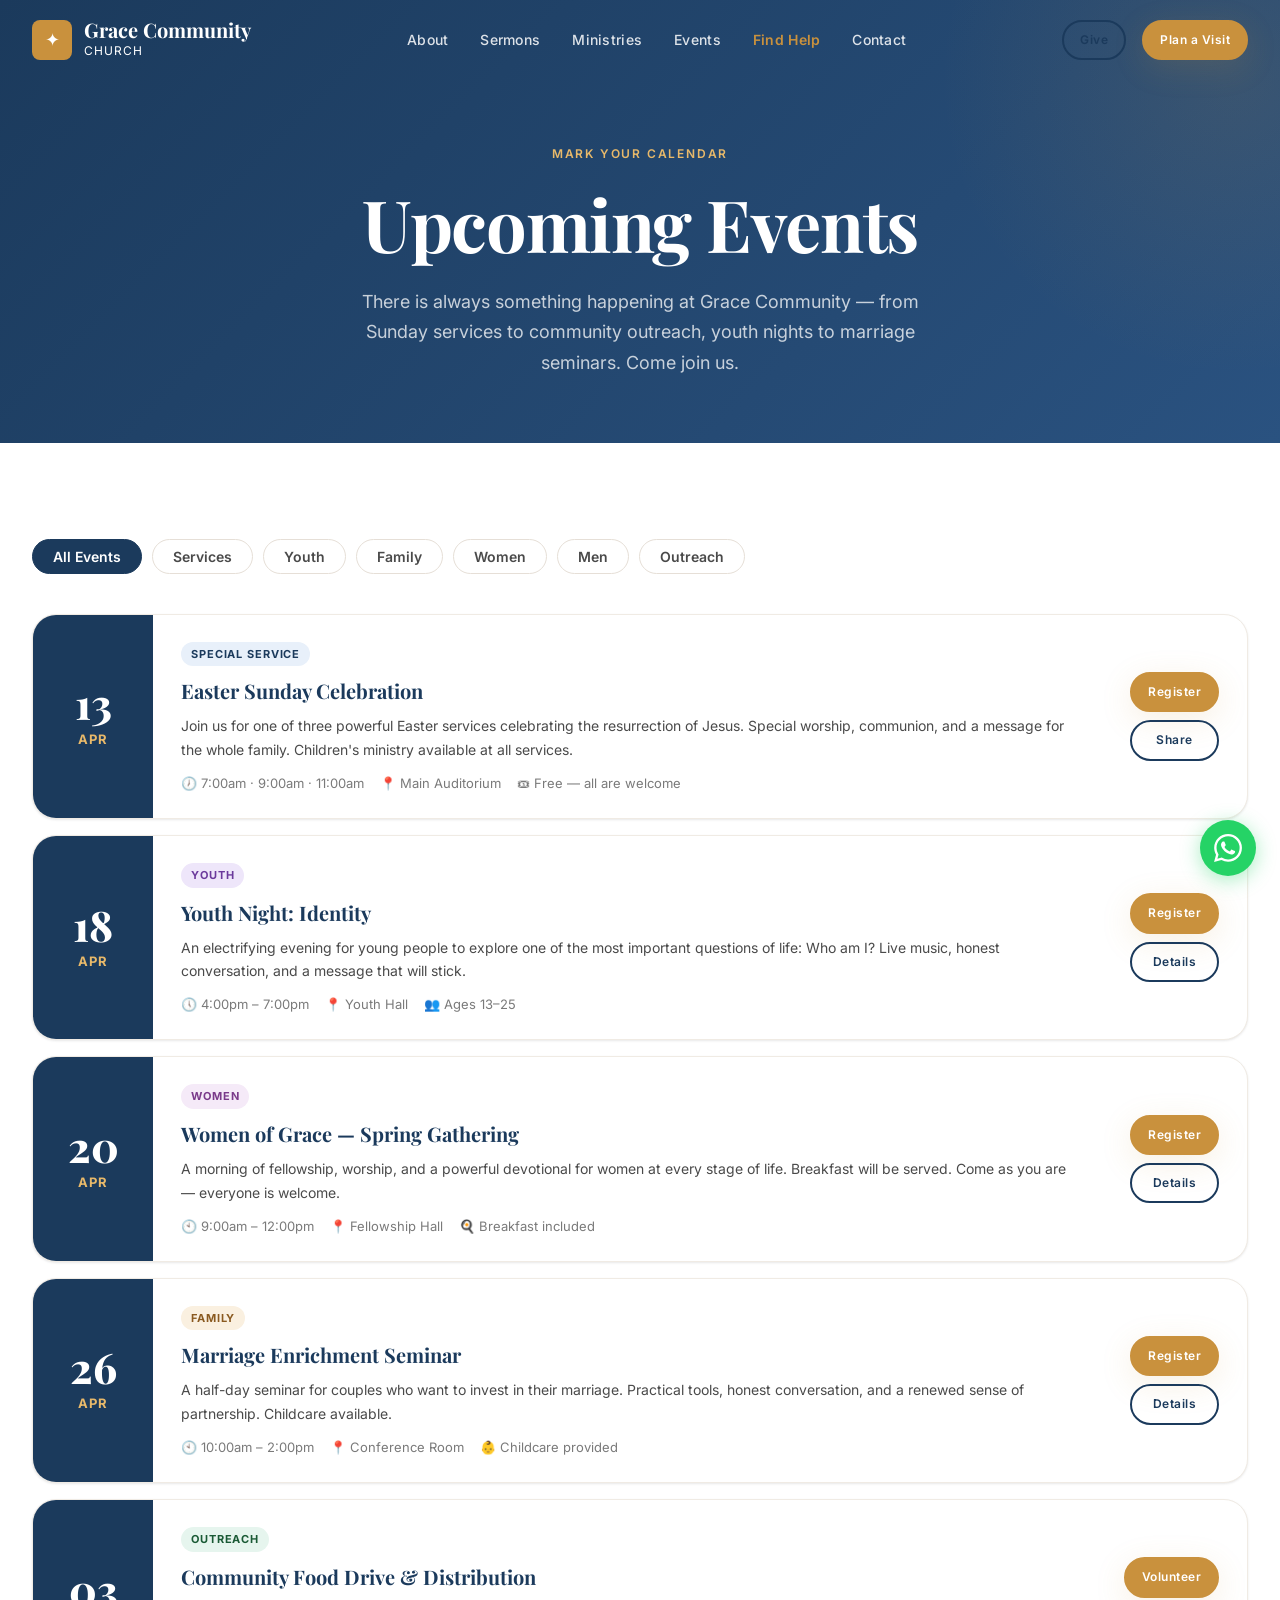
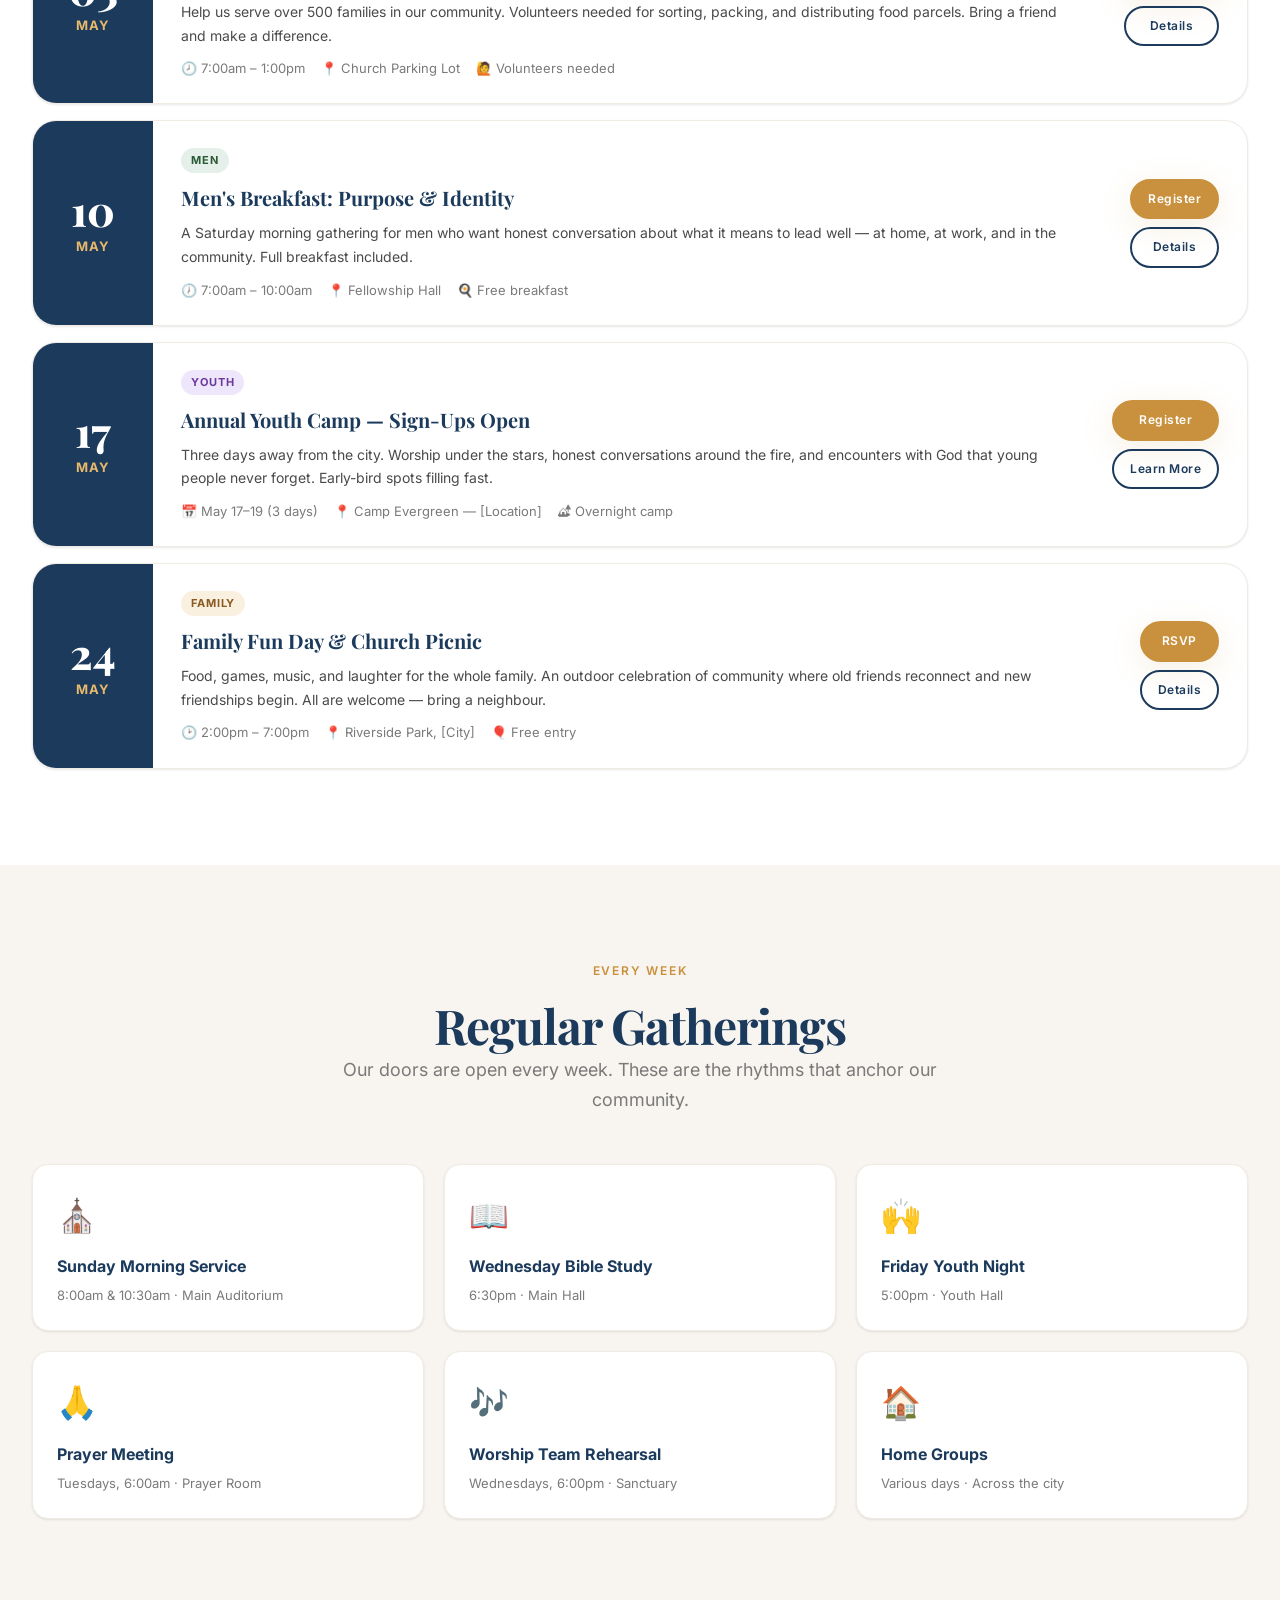
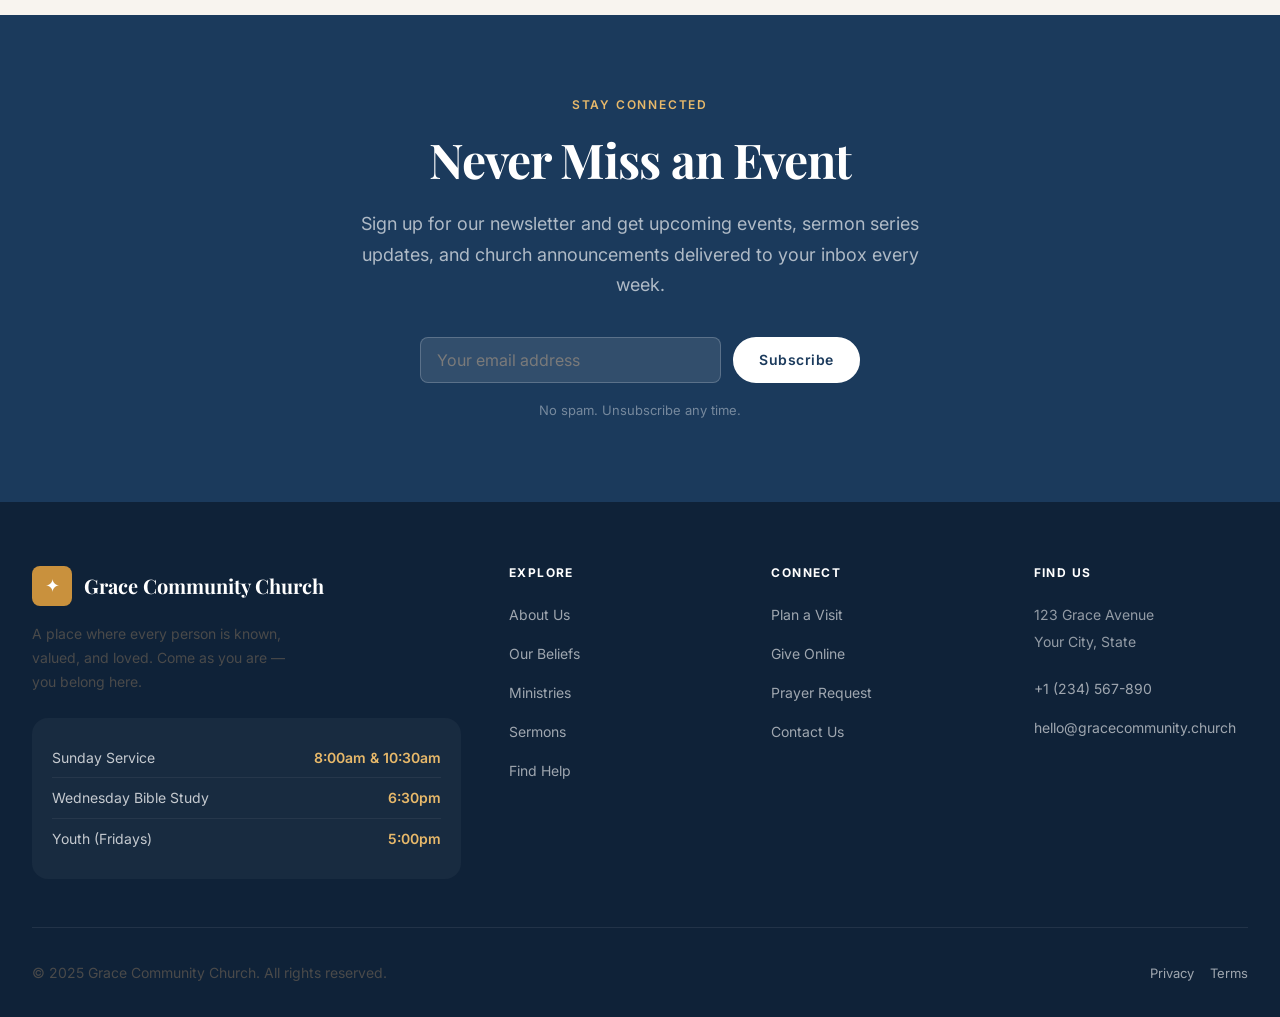
<file: events.html>
<!DOCTYPE html>
<html lang="en">
<head>
  <meta charset="UTF-8" />
  <meta name="viewport" content="width=device-width, initial-scale=1.0" />
  <meta name="description" content="Upcoming events at Grace Community Church — services, youth nights, seminars, outreach, and community gatherings." />
  <title>Events — Grace Community Church</title>
  <link rel="preconnect" href="https://fonts.googleapis.com" />
  <link rel="preconnect" href="https://fonts.gstatic.com" crossorigin />
  <link href="https://fonts.googleapis.com/css2?family=Playfair+Display:ital,wght@0,700;0,800;1,700&family=Inter:wght@400;500;600&display=swap" rel="stylesheet" />
  <link rel="stylesheet" href="css/style.css" />
  <style>
    .events-filter {
      display: flex;
      gap: 10px;
      flex-wrap: wrap;
      margin-bottom: 40px;
    }
    .filter-btn {
      padding: 8px 20px;
      border: 1.5px solid var(--color-border);
      background: white;
      border-radius: var(--radius-full);
      font-size: 14px;
      font-weight: 600;
      cursor: pointer;
      transition: all var(--transition-fast);
      font-family: var(--font-body);
      color: var(--color-text-soft);
    }
    .filter-btn--active, .filter-btn:hover {
      background: var(--color-primary);
      border-color: var(--color-primary);
      color: white;
    }
    .event-full {
      background: white;
      border-radius: var(--radius-xl);
      border: 1px solid var(--color-border-light);
      box-shadow: var(--shadow-sm);
      overflow: hidden;
      display: grid;
      grid-template-columns: 120px 1fr auto;
      align-items: center;
      gap: 0;
      transition: box-shadow var(--transition-base);
    }
    .event-full:hover { box-shadow: var(--shadow-md); }
    .event-full__date {
      background: var(--color-primary);
      padding: 28px 20px;
      text-align: center;
      align-self: stretch;
      display: flex;
      flex-direction: column;
      align-items: center;
      justify-content: center;
    }
    .event-full__day {
      font-family: var(--font-heading);
      font-size: 42px;
      font-weight: 800;
      color: white;
      line-height: 1;
    }
    .event-full__month {
      font-size: 13px;
      font-weight: 700;
      letter-spacing: 0.1em;
      text-transform: uppercase;
      color: var(--color-accent-light);
      margin-top: 4px;
    }
    .event-full__body {
      padding: 24px 28px;
    }
    .event-full__category {
      display: inline-block;
      font-size: 11px;
      font-weight: 700;
      letter-spacing: 0.08em;
      text-transform: uppercase;
      padding: 3px 10px;
      border-radius: var(--radius-full);
      margin-bottom: 8px;
    }
    .event-full__title {
      font-family: var(--font-heading);
      font-size: 20px;
      font-weight: 700;
      color: var(--color-primary);
      margin-bottom: 6px;
    }
    .event-full__desc {
      font-size: 14px;
      color: var(--color-text-soft);
      line-height: 1.7;
      margin-bottom: 10px;
    }
    .event-full__meta {
      display: flex;
      gap: 16px;
      flex-wrap: wrap;
      font-size: 13px;
      color: var(--color-muted);
    }
    .event-full__actions {
      padding: 24px 28px;
      display: flex;
      flex-direction: column;
      gap: 8px;
      flex-shrink: 0;
    }
    .cat-service   { background: #E8F0FA; color: #1B3A5C; }
    .cat-youth     { background: #EEE6FA; color: #6B3A9C; }
    .cat-family    { background: #FAF0E0; color: #8A5A20; }
    .cat-women     { background: #F5EAF8; color: #7A3A8A; }
    .cat-men       { background: #E6F0EA; color: #2A5A35; }
    .cat-outreach  { background: #E6F5EE; color: #1A5A35; }
    .cat-training  { background: #FFF3E0; color: #8A5A00; }
    .recurring-grid {
      display: grid;
      grid-template-columns: repeat(3, 1fr);
      gap: 20px;
    }
    .recurring-card {
      background: white;
      border-radius: var(--radius-lg);
      padding: 24px;
      border: 1px solid var(--color-border-light);
      box-shadow: var(--shadow-sm);
    }
    .recurring-card__icon { font-size: 32px; margin-bottom: 10px; }
    .recurring-card__title { font-weight: 700; color: var(--color-primary); margin-bottom: 4px; }
    .recurring-card__time { font-size: 13px; color: var(--color-muted); }
    @media (max-width: 768px) {
      .event-full { grid-template-columns: 90px 1fr; }
      .event-full__actions { grid-column: 1/-1; padding-top: 0; padding-left: 90px; flex-direction: row; }
      .recurring-grid { grid-template-columns: 1fr 1fr; }
    }
    @media (max-width: 480px) {
      .event-full { grid-template-columns: 1fr; }
      .event-full__date { padding: 16px; flex-direction: row; gap: 8px; }
      .event-full__day { font-size: 28px; }
      .event-full__actions { grid-column: 1; padding-left: 24px; }
      .recurring-grid { grid-template-columns: 1fr; }
    }
  </style>
</head>
<body>

  <!-- Navigation -->
  <nav class="nav" id="main-nav" style="background:transparent; position:fixed;" data-transparent="true">
    <div class="nav__inner">
      <a href="index.html" class="nav__logo">
        <div class="nav__logo-mark">✦</div>
        <div>
          <div class="nav__logo-text">Grace Community</div>
          <div class="nav__logo-sub">Church</div>
        </div>
      </a>
      <ul class="nav__links">
        <li><a href="about.html" class="nav__link">About</a></li>
        <li><a href="sermons.html" class="nav__link">Sermons</a></li>
        <li><a href="ministries.html" class="nav__link">Ministries</a></li>
        <li><a href="events.html" class="nav__link nav__link--active">Events</a></li>
        <li><a href="find-help.html" class="nav__link nav__link--find-help">Find Help</a></li>
        <li><a href="contact.html" class="nav__link">Contact</a></li>
      </ul>
      <div class="nav__actions">
        <a href="give.html" class="btn btn--secondary btn--sm">Give</a>
        <a href="plan-visit.html" class="btn btn--primary btn--sm">Plan a Visit</a>
        <button class="nav__menu-btn" id="menu-btn"><span></span><span></span><span></span></button>
      </div>
    </div>
  </nav>
  <div class="mobile-nav" id="mobile-nav">
    <button class="mobile-nav__close" id="mobile-nav-close">✕</button>
    <ul class="mobile-nav__links">
      <li><a href="index.html" class="mobile-nav__link">Home</a></li>
      <li><a href="about.html" class="mobile-nav__link">About</a></li>
      <li><a href="ministries.html" class="mobile-nav__link">Ministries</a></li>
      <li><a href="events.html" class="mobile-nav__link">Events</a></li>
      <li><a href="sermons.html" class="mobile-nav__link">Sermons</a></li>
      <li><a href="find-help.html" class="mobile-nav__link mobile-nav__link--find-help">Find Help</a></li>
      <li><a href="plan-visit.html" class="mobile-nav__link">Plan a Visit</a></li>
      <li><a href="give.html" class="mobile-nav__link">Give</a></li>
      <li><a href="contact.html" class="mobile-nav__link">Contact</a></li>
    </ul>
  </div>

  <main>

    <!-- Page Hero -->
    <div class="page-hero">
      <span class="page-hero__label">Mark Your Calendar</span>
      <h1 class="page-hero__title">Upcoming Events</h1>
      <p class="page-hero__subtitle">
        There is always something happening at Grace Community — from Sunday services to community outreach,
        youth nights to marriage seminars. Come join us.
      </p>
    </div>

    <!-- Events List -->
    <section class="section">
      <div class="container">

        <!-- Filter Tabs -->
        <div class="events-filter reveal" id="event-filters">
          <button class="filter-btn filter-btn--active" data-filter="all">All Events</button>
          <button class="filter-btn" data-filter="service">Services</button>
          <button class="filter-btn" data-filter="youth">Youth</button>
          <button class="filter-btn" data-filter="family">Family</button>
          <button class="filter-btn" data-filter="women">Women</button>
          <button class="filter-btn" data-filter="men">Men</button>
          <button class="filter-btn" data-filter="outreach">Outreach</button>
        </div>

        <!-- Events -->
        <div style="display:flex; flex-direction:column; gap:16px;" id="events-list">

          <div class="event-full reveal" data-category="service">
            <div class="event-full__date">
              <div class="event-full__day">13</div>
              <div class="event-full__month">Apr</div>
            </div>
            <div class="event-full__body">
              <span class="event-full__category cat-service">Special Service</span>
              <div class="event-full__title">Easter Sunday Celebration</div>
              <p class="event-full__desc">
                Join us for one of three powerful Easter services celebrating the resurrection of Jesus.
                Special worship, communion, and a message for the whole family. Children's ministry available at all services.
              </p>
              <div class="event-full__meta">
                <span>🕖 7:00am · 9:00am · 11:00am</span>
                <span>📍 Main Auditorium</span>
                <span>🎟 Free — all are welcome</span>
              </div>
            </div>
            <div class="event-full__actions">
              <a href="plan-visit.html" class="btn btn--primary btn--sm">Register</a>
              <a href="#" class="btn btn--secondary btn--sm">Share</a>
            </div>
          </div>

          <div class="event-full reveal" data-category="youth">
            <div class="event-full__date">
              <div class="event-full__day">18</div>
              <div class="event-full__month">Apr</div>
            </div>
            <div class="event-full__body">
              <span class="event-full__category cat-youth">Youth</span>
              <div class="event-full__title">Youth Night: Identity</div>
              <p class="event-full__desc">
                An electrifying evening for young people to explore one of the most important questions of life: Who am I?
                Live music, honest conversation, and a message that will stick.
              </p>
              <div class="event-full__meta">
                <span>🕔 4:00pm – 7:00pm</span>
                <span>📍 Youth Hall</span>
                <span>👥 Ages 13–25</span>
              </div>
            </div>
            <div class="event-full__actions">
              <a href="contact.html" class="btn btn--primary btn--sm">Register</a>
              <a href="#" class="btn btn--secondary btn--sm">Details</a>
            </div>
          </div>

          <div class="event-full reveal" data-category="women">
            <div class="event-full__date">
              <div class="event-full__day">20</div>
              <div class="event-full__month">Apr</div>
            </div>
            <div class="event-full__body">
              <span class="event-full__category cat-women">Women</span>
              <div class="event-full__title">Women of Grace — Spring Gathering</div>
              <p class="event-full__desc">
                A morning of fellowship, worship, and a powerful devotional for women at every stage of life.
                Breakfast will be served. Come as you are — everyone is welcome.
              </p>
              <div class="event-full__meta">
                <span>🕙 9:00am – 12:00pm</span>
                <span>📍 Fellowship Hall</span>
                <span>🍳 Breakfast included</span>
              </div>
            </div>
            <div class="event-full__actions">
              <a href="contact.html" class="btn btn--primary btn--sm">Register</a>
              <a href="#" class="btn btn--secondary btn--sm">Details</a>
            </div>
          </div>

          <div class="event-full reveal" data-category="family">
            <div class="event-full__date">
              <div class="event-full__day">26</div>
              <div class="event-full__month">Apr</div>
            </div>
            <div class="event-full__body">
              <span class="event-full__category cat-family">Family</span>
              <div class="event-full__title">Marriage Enrichment Seminar</div>
              <p class="event-full__desc">
                A half-day seminar for couples who want to invest in their marriage. Practical tools,
                honest conversation, and a renewed sense of partnership. Childcare available.
              </p>
              <div class="event-full__meta">
                <span>🕙 10:00am – 2:00pm</span>
                <span>📍 Conference Room</span>
                <span>👶 Childcare provided</span>
              </div>
            </div>
            <div class="event-full__actions">
              <a href="contact.html" class="btn btn--primary btn--sm">Register</a>
              <a href="#" class="btn btn--secondary btn--sm">Details</a>
            </div>
          </div>

          <div class="event-full reveal" data-category="outreach">
            <div class="event-full__date">
              <div class="event-full__day">03</div>
              <div class="event-full__month">May</div>
            </div>
            <div class="event-full__body">
              <span class="event-full__category cat-outreach">Outreach</span>
              <div class="event-full__title">Community Food Drive &amp; Distribution</div>
              <p class="event-full__desc">
                Help us serve over 500 families in our community. Volunteers needed for sorting,
                packing, and distributing food parcels. Bring a friend and make a difference.
              </p>
              <div class="event-full__meta">
                <span>🕗 7:00am – 1:00pm</span>
                <span>📍 Church Parking Lot</span>
                <span>🙋 Volunteers needed</span>
              </div>
            </div>
            <div class="event-full__actions">
              <a href="contact.html" class="btn btn--primary btn--sm">Volunteer</a>
              <a href="#" class="btn btn--secondary btn--sm">Details</a>
            </div>
          </div>

          <div class="event-full reveal" data-category="men">
            <div class="event-full__date">
              <div class="event-full__day">10</div>
              <div class="event-full__month">May</div>
            </div>
            <div class="event-full__body">
              <span class="event-full__category cat-men">Men</span>
              <div class="event-full__title">Men's Breakfast: Purpose &amp; Identity</div>
              <p class="event-full__desc">
                A Saturday morning gathering for men who want honest conversation about what it means
                to lead well — at home, at work, and in the community. Full breakfast included.
              </p>
              <div class="event-full__meta">
                <span>🕖 7:00am – 10:00am</span>
                <span>📍 Fellowship Hall</span>
                <span>🍳 Free breakfast</span>
              </div>
            </div>
            <div class="event-full__actions">
              <a href="contact.html" class="btn btn--primary btn--sm">Register</a>
              <a href="#" class="btn btn--secondary btn--sm">Details</a>
            </div>
          </div>

          <div class="event-full reveal" data-category="youth">
            <div class="event-full__date">
              <div class="event-full__day">17</div>
              <div class="event-full__month">May</div>
            </div>
            <div class="event-full__body">
              <span class="event-full__category cat-youth">Youth</span>
              <div class="event-full__title">Annual Youth Camp — Sign-Ups Open</div>
              <p class="event-full__desc">
                Three days away from the city. Worship under the stars, honest conversations around the fire,
                and encounters with God that young people never forget. Early-bird spots filling fast.
              </p>
              <div class="event-full__meta">
                <span>📅 May 17–19 (3 days)</span>
                <span>📍 Camp Evergreen — [Location]</span>
                <span>🏕 Overnight camp</span>
              </div>
            </div>
            <div class="event-full__actions">
              <a href="contact.html" class="btn btn--primary btn--sm">Register</a>
              <a href="#" class="btn btn--secondary btn--sm">Learn More</a>
            </div>
          </div>

          <div class="event-full reveal" data-category="family">
            <div class="event-full__date">
              <div class="event-full__day">24</div>
              <div class="event-full__month">May</div>
            </div>
            <div class="event-full__body">
              <span class="event-full__category cat-family">Family</span>
              <div class="event-full__title">Family Fun Day &amp; Church Picnic</div>
              <p class="event-full__desc">
                Food, games, music, and laughter for the whole family. An outdoor celebration of community
                where old friends reconnect and new friendships begin. All are welcome — bring a neighbour.
              </p>
              <div class="event-full__meta">
                <span>🕑 2:00pm – 7:00pm</span>
                <span>📍 Riverside Park, [City]</span>
                <span>🎈 Free entry</span>
              </div>
            </div>
            <div class="event-full__actions">
              <a href="contact.html" class="btn btn--primary btn--sm">RSVP</a>
              <a href="#" class="btn btn--secondary btn--sm">Details</a>
            </div>
          </div>

        </div>
      </div>
    </section>

    <!-- Weekly Recurring Events -->
    <section class="section section--warm">
      <div class="container">
        <div class="section-header section-header--center reveal">
          <span class="section-header__label">Every Week</span>
          <h2>Regular Gatherings</h2>
          <p class="section-header__desc">Our doors are open every week. These are the rhythms that anchor our community.</p>
        </div>
        <div class="recurring-grid reveal">
          <div class="recurring-card">
            <div class="recurring-card__icon">⛪</div>
            <div class="recurring-card__title">Sunday Morning Service</div>
            <div class="recurring-card__time">8:00am &amp; 10:30am · Main Auditorium</div>
          </div>
          <div class="recurring-card">
            <div class="recurring-card__icon">📖</div>
            <div class="recurring-card__title">Wednesday Bible Study</div>
            <div class="recurring-card__time">6:30pm · Main Hall</div>
          </div>
          <div class="recurring-card">
            <div class="recurring-card__icon">🙌</div>
            <div class="recurring-card__title">Friday Youth Night</div>
            <div class="recurring-card__time">5:00pm · Youth Hall</div>
          </div>
          <div class="recurring-card">
            <div class="recurring-card__icon">🙏</div>
            <div class="recurring-card__title">Prayer Meeting</div>
            <div class="recurring-card__time">Tuesdays, 6:00am · Prayer Room</div>
          </div>
          <div class="recurring-card">
            <div class="recurring-card__icon">🎶</div>
            <div class="recurring-card__title">Worship Team Rehearsal</div>
            <div class="recurring-card__time">Wednesdays, 6:00pm · Sanctuary</div>
          </div>
          <div class="recurring-card">
            <div class="recurring-card__icon">🏠</div>
            <div class="recurring-card__title">Home Groups</div>
            <div class="recurring-card__time">Various days · Across the city</div>
          </div>
        </div>
      </div>
    </section>

    <!-- Calendar CTA -->
    <section class="section" style="background:var(--color-primary); padding:80px 0; text-align:center;">
      <div class="container reveal">
        <div style="max-width:560px; margin:0 auto;">
          <span class="section-header__label" style="color:var(--color-accent-light);">Stay Connected</span>
          <h2 style="color:white; margin-bottom:20px;">Never Miss an Event</h2>
          <p style="color:rgba(255,255,255,0.65); font-size:18px; line-height:1.7; margin-bottom:36px;">
            Sign up for our newsletter and get upcoming events, sermon series updates,
            and church announcements delivered to your inbox every week.
          </p>
          <form style="display:flex; gap:12px; max-width:440px; margin:0 auto 16px;" id="newsletter-form">
            <input type="email" class="form-input" placeholder="Your email address" required style="flex:1; background:rgba(255,255,255,0.1); border-color:rgba(255,255,255,0.2); color:white;" />
            <button type="submit" class="btn btn--white" style="flex-shrink:0;">Subscribe</button>
          </form>
          <p style="color:rgba(255,255,255,0.4); font-size:13px;">No spam. Unsubscribe any time.</p>
        </div>
      </div>
    </section>

  </main>

  <!-- Footer -->
  <footer class="footer">
    <div class="container">
      <div class="footer__grid">
        <div class="footer__brand">
          <a href="index.html" class="footer__logo"><div class="footer__logo-mark">✦</div><span class="footer__logo-name">Grace Community Church</span></a>
          <p class="footer__tagline">A place where every person is known, valued, and loved. Come as you are — you belong here.</p>
          <div class="footer__service-times">
            <div class="footer__service-time"><span>Sunday Service</span><span>8:00am &amp; 10:30am</span></div>
            <div class="footer__service-time"><span>Wednesday Bible Study</span><span>6:30pm</span></div>
            <div class="footer__service-time"><span>Youth (Fridays)</span><span>5:00pm</span></div>
          </div>
        </div>
        <div><h4 class="footer__col-title">Explore</h4><ul class="footer__links"><li><a href="about.html" class="footer__link">About Us</a></li><li><a href="beliefs.html" class="footer__link">Our Beliefs</a></li><li><a href="ministries.html" class="footer__link">Ministries</a></li><li><a href="sermons.html" class="footer__link">Sermons</a></li><li><a href="find-help.html" class="footer__link">Find Help</a></li></ul></div>
        <div><h4 class="footer__col-title">Connect</h4><ul class="footer__links"><li><a href="plan-visit.html" class="footer__link">Plan a Visit</a></li><li><a href="give.html" class="footer__link">Give Online</a></li><li><a href="contact.html#prayer" class="footer__link">Prayer Request</a></li><li><a href="contact.html" class="footer__link">Contact Us</a></li></ul></div>
        <div><h4 class="footer__col-title">Find Us</h4><ul class="footer__links"><li><span class="footer__link" style="cursor:default;color:rgba(255,255,255,0.55);">123 Grace Avenue<br>Your City, State</span></li><li style="margin-top:8px;"><a href="tel:+1234567890" class="footer__link">+1 (234) 567-890</a></li><li><a href="mailto:hello@gracecommunity.church" class="footer__link">hello@gracecommunity.church</a></li></ul></div>
      </div>
      <div class="footer__bottom"><p>© 2025 Grace Community Church. All rights reserved.</p><div style="display:flex;gap:16px;"><a href="#" class="footer__link" style="font-size:13px;">Privacy</a><a href="#" class="footer__link" style="font-size:13px;">Terms</a></div></div>
    </div>
  </footer>

  <a href="https://wa.me/[CHURCH_WHATSAPP_NUMBER]" class="whatsapp-float" target="_blank" rel="noopener" aria-label="Chat on WhatsApp">
    <svg viewBox="0 0 24 24" xmlns="http://www.w3.org/2000/svg"><path d="M17.472 14.382c-.297-.149-1.758-.867-2.03-.967-.273-.099-.471-.148-.67.15-.197.297-.767.966-.94 1.164-.173.199-.347.223-.644.075-.297-.15-1.255-.463-2.39-1.475-.883-.788-1.48-1.761-1.653-2.059-.173-.297-.018-.458.13-.606.134-.133.298-.347.446-.52.149-.174.198-.298.298-.497.099-.198.05-.371-.025-.52-.075-.149-.669-1.612-.916-2.207-.242-.579-.487-.5-.669-.51-.173-.008-.371-.01-.57-.01-.198 0-.52.074-.792.372-.272.297-1.04 1.016-1.04 2.479 0 1.462 1.065 2.875 1.213 3.074.149.198 2.096 3.2 5.077 4.487.709.306 1.262.489 1.694.625.712.227 1.36.195 1.871.118.571-.085 1.758-.719 2.006-1.413.248-.694.248-1.289.173-1.413-.074-.124-.272-.198-.57-.347m-5.421 7.403h-.004a9.87 9.87 0 01-5.031-1.378l-.361-.214-3.741.982.998-3.648-.235-.374a9.86 9.86 0 01-1.51-5.26c.001-5.45 4.436-9.884 9.888-9.884 2.64 0 5.122 1.03 6.988 2.898a9.825 9.825 0 012.893 6.994c-.003 5.45-4.437 9.884-9.885 9.884m8.413-18.297A11.815 11.815 0 0012.05 0C5.495 0 .16 5.335.157 11.892c0 2.096.547 4.142 1.588 5.945L.057 24l6.305-1.654a11.882 11.882 0 005.683 1.448h.005c6.554 0 11.89-5.335 11.893-11.893a11.821 11.821 0 00-3.48-8.413z" fill="white"/></svg>
  </a>

  <script src="js/main.js"></script>
  <script>
    // Event filter functionality
    const filterBtns = document.querySelectorAll('.filter-btn');
    const eventItems = document.querySelectorAll('#events-list .event-full');
    filterBtns.forEach(btn => {
      btn.addEventListener('click', () => {
        filterBtns.forEach(b => b.classList.remove('filter-btn--active'));
        btn.classList.add('filter-btn--active');
        const filter = btn.dataset.filter;
        eventItems.forEach(item => {
          if (filter === 'all' || item.dataset.category === filter) {
            item.style.display = 'grid';
          } else {
            item.style.display = 'none';
          }
        });
      });
    });
  </script>
</body>
</html>
</file>
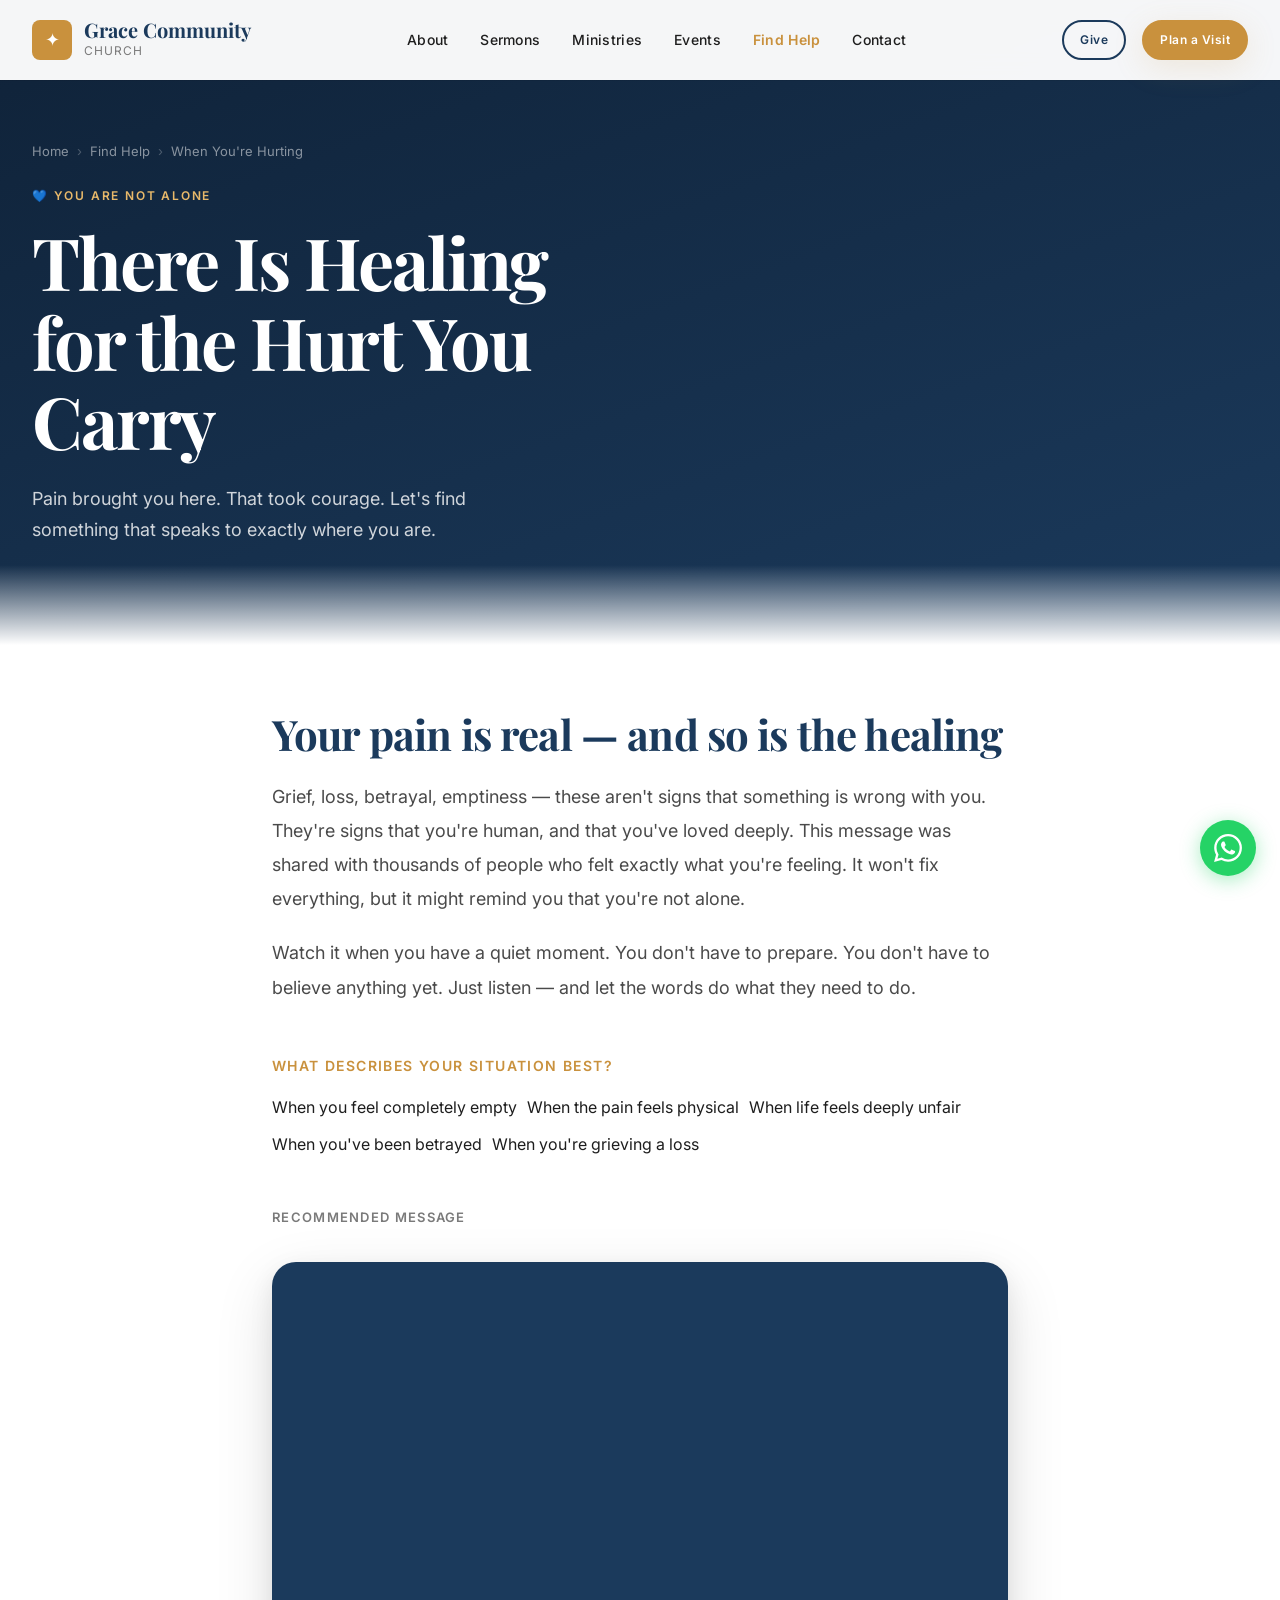
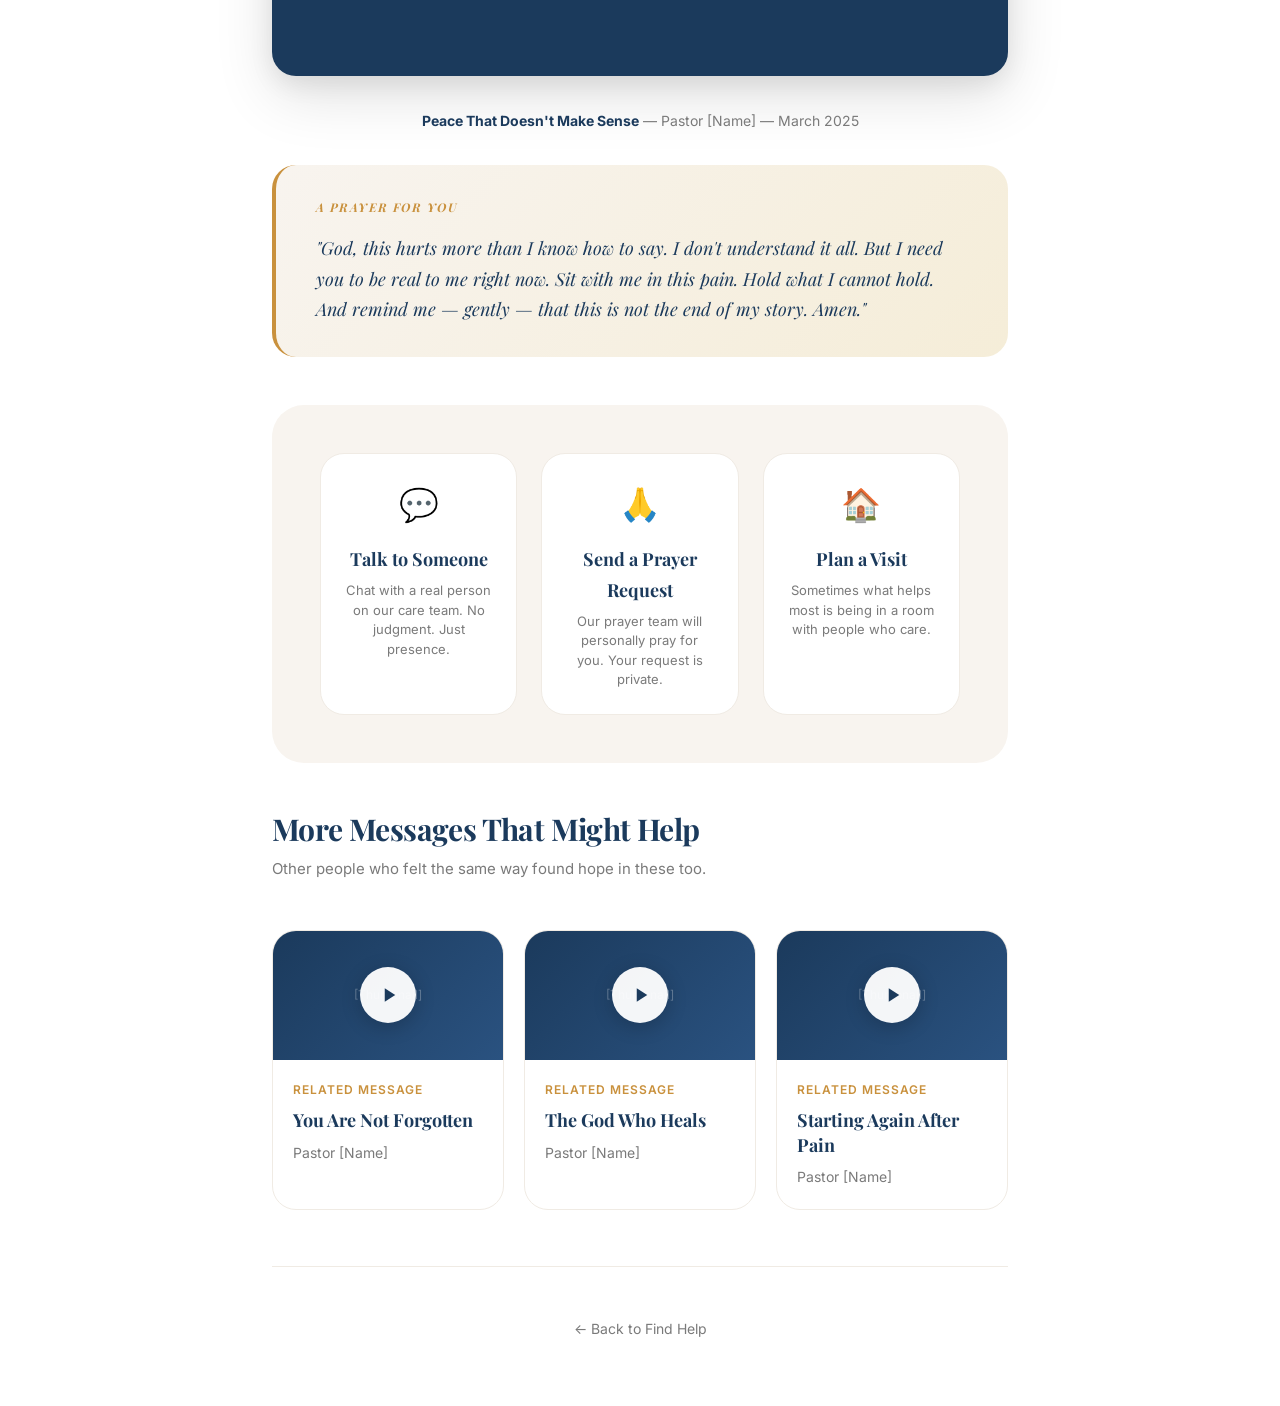
<file: find-help-detail.html>
<!DOCTYPE html>
<html lang="en">
<head>
  <meta charset="UTF-8" />
  <meta name="viewport" content="width=device-width, initial-scale=1.0" />
  <meta name="description" content="A message, a prayer, and support for what you're facing today." />
  <title>Find Help — Grace Community Church</title>
  <link rel="preconnect" href="https://fonts.googleapis.com" />
  <link rel="preconnect" href="https://fonts.gstatic.com" crossorigin />
  <link href="https://fonts.googleapis.com/css2?family=Playfair+Display:ital,wght@0,700;0,800;1,700&family=Inter:wght@400;500;600&display=swap" rel="stylesheet" />
  <link rel="stylesheet" href="css/style.css" />
  <style>
    .detail-hero {
      padding: calc(var(--nav-height) + 60px) 0 60px;
      background: linear-gradient(160deg, #0F2238 0%, #1B3A5C 100%);
      position: relative;
      overflow: hidden;
    }

    .detail-hero::before {
      content: '';
      position: absolute;
      inset: 0;
      background-size: cover;
      background-position: center;
      opacity: 0.25;
      /* Replace with actual image via JS */
    }

    .detail-hero::after {
      content: '';
      position: absolute;
      bottom: 0; left: 0; right: 0;
      height: 80px;
      background: linear-gradient(to bottom, transparent, white);
    }

    .detail-hero__inner {
      position: relative;
      z-index: 2;
      max-width: 680px;
    }

    .breadcrumb {
      display: flex;
      align-items: center;
      gap: 8px;
      font-size: 13px;
      color: rgba(255,255,255,0.5);
      margin-bottom: 24px;
    }

    .breadcrumb a {
      color: rgba(255,255,255,0.5);
      text-decoration: none;
      transition: color 150ms;
    }

    .breadcrumb a:hover { color: var(--color-accent-light); }

    .breadcrumb__sep { color: rgba(255,255,255,0.25); }

    .related-messages {
      display: grid;
      grid-template-columns: repeat(3, 1fr);
      gap: 20px;
      margin-top: 48px;
    }

    .action-strip {
      background: var(--color-warm);
      border-radius: var(--radius-2xl);
      padding: 48px;
      display: grid;
      grid-template-columns: repeat(3, 1fr);
      gap: 24px;
      margin: 48px 0;
    }

    .action-item {
      text-align: center;
      padding: 24px;
      background: white;
      border-radius: var(--radius-xl);
      border: 1.5px solid var(--color-border-light);
      transition: all var(--transition-base);
      text-decoration: none;
      display: block;
    }

    .action-item:hover {
      border-color: var(--color-accent);
      box-shadow: var(--shadow-md);
      transform: translateY(-3px);
    }

    .action-item__icon {
      font-size: 32px;
      display: block;
      margin-bottom: 12px;
    }

    .action-item__title {
      font-family: var(--font-heading);
      font-size: 18px;
      color: var(--color-primary);
      margin-bottom: 6px;
      font-weight: 700;
    }

    .action-item__desc {
      font-size: 13px;
      color: var(--color-muted);
      line-height: 1.5;
    }

    @media (max-width: 768px) {
      .related-messages { grid-template-columns: 1fr; }
      .action-strip { grid-template-columns: 1fr; padding: 28px; }
    }
  </style>
</head>
<body>

  <!-- Navigation -->
  <nav class="nav" id="main-nav" style="background:rgba(255,255,255,0.96); backdrop-filter:blur(12px); box-shadow:0 1px 0 rgba(0,0,0,0.06);">
    <div class="nav__inner">
      <a href="index.html" class="nav__logo">
        <div class="nav__logo-mark">✦</div>
        <div>
          <div class="nav__logo-text">Grace Community</div>
          <div class="nav__logo-sub" style="color:var(--color-muted);">Church</div>
        </div>
      </a>
      <ul class="nav__links">
        <li><a href="about.html" class="nav__link">About</a></li>
        <li><a href="sermons.html" class="nav__link">Sermons</a></li>
        <li><a href="ministries.html" class="nav__link">Ministries</a></li>
        <li><a href="events.html" class="nav__link">Events</a></li>
        <li><a href="find-help.html" class="nav__link nav__link--find-help">Find Help</a></li>
        <li><a href="contact.html" class="nav__link">Contact</a></li>
      </ul>
      <div class="nav__actions">
        <a href="give.html" class="btn btn--secondary btn--sm">Give</a>
        <a href="plan-visit.html" class="btn btn--primary btn--sm">Plan a Visit</a>
        <button class="nav__menu-btn" id="menu-btn" aria-label="Open menu">
          <span></span><span></span><span></span>
        </button>
      </div>
    </div>
  </nav>

  <!-- Mobile Nav -->
  <div class="mobile-nav" id="mobile-nav">
    <button class="mobile-nav__close" id="mobile-nav-close">✕</button>
    <ul class="mobile-nav__links">
      <li><a href="index.html" class="mobile-nav__link">Home</a></li>
      <li><a href="find-help.html" class="mobile-nav__link mobile-nav__link--find-help">Find Help</a></li>
      <li><a href="sermons.html" class="mobile-nav__link">Sermons</a></li>
      <li><a href="plan-visit.html" class="mobile-nav__link">Plan a Visit</a></li>
      <li><a href="contact.html" class="mobile-nav__link">Contact</a></li>
    </ul>
  </div>

  <main>

    <!-- ===================================================================
         DETAIL HERO — Dynamically updated via JS based on URL params
         Each category has its own gradient + imagery recommendation below
    ==================================================================== -->
    <div class="detail-hero" id="detail-hero">
      <div class="container">
        <div class="detail-hero__inner">
          <div class="breadcrumb">
            <a href="index.html">Home</a>
            <span class="breadcrumb__sep">›</span>
            <a href="find-help.html">Find Help</a>
            <span class="breadcrumb__sep">›</span>
            <span id="breadcrumb-cat">When You're Hurting</span>
          </div>
          <span class="hero__label" id="detail-label">💙 You Are Not Alone</span>
          <h1 class="hero__title" id="detail-title" style="max-width:580px;">
            There Is a Message<br>for What You're Feeling
          </h1>
          <p class="hero__subtitle" id="detail-subtitle" style="max-width:480px;">
            Whatever brought you here today — we're glad you came. Take a breath. You're in the right place.
          </p>
        </div>
      </div>
    </div>

    <!-- ===================================================================
         MAIN CONTENT — Detail area
    ==================================================================== -->
    <div class="help-detail">

      <!-- Comforting headline + copy -->
      <div class="reveal" style="margin-bottom:48px;">
        <h2 id="detail-heading" style="margin-bottom:20px; font-size:clamp(28px,3.5vw,42px);">
          You Don't Have to Keep Carrying This Alone
        </h2>
        <p id="detail-copy" style="font-size:18px; line-height:1.9; color:var(--color-text-soft); margin-bottom:20px;">
          Whatever you're feeling right now — the pain, the confusion, the heaviness —
          it's real. It's valid. And it doesn't have to stay this way forever.
          This message was chosen because people in exactly your situation have found hope in it.
        </p>
        <p style="font-size:18px; line-height:1.9; color:var(--color-text-soft);">
          Watch it when you have a quiet moment. You don't have to prepare. You don't have to believe anything yet.
          Just listen — and let the words do what they need to do.
        </p>
      </div>

      <!-- Sub-options to narrow down -->
      <div class="reveal" style="margin-bottom:48px;">
        <p style="font-size:14px; font-weight:600; text-transform:uppercase; letter-spacing:0.1em; color:var(--color-accent); margin-bottom:16px;">
          What describes your situation best?
        </p>
        <div style="display:flex; flex-wrap:wrap; gap:10px;" id="suboption-list">
          <!-- Populated by JS -->
          <span class="suboption-chip">When you feel completely empty</span>
          <span class="suboption-chip">When the pain feels physical</span>
          <span class="suboption-chip">When life feels deeply unfair</span>
          <span class="suboption-chip">When you've been betrayed</span>
          <span class="suboption-chip">When you're grieving a loss</span>
        </div>
      </div>

      <!-- VIDEO EMBED -->
      <div class="reveal">
        <p style="font-size:13px; font-weight:600; text-transform:uppercase; letter-spacing:0.1em; color:var(--color-muted); margin-bottom:16px;">
          Recommended Message
        </p>
        <div class="video-embed" id="video-container">
          <!--
            REPLACE src with actual YouTube embed URL.
            Format: https://www.youtube.com/embed/[VIDEO_ID]

            VIDEO SELECTION GUIDE (per category):
            ─────────────────────────────────────
            HURTING:      Choose a sermon on grief, healing, God's comfort
            OVERWHELMED:  Choose a sermon on anxiety, Philippians 4, casting cares
            LOST:         Choose a sermon on identity, God's plan, direction
            RELATIONSHIPS: Choose a sermon on forgiveness, marriage, loneliness
            HOPE:         Choose an uplifting message on breakthrough, waiting
            STRUGGLING:   Choose the most compassionate, personal sermon available

            ALWAYS pair each category with a specific, vetted sermon —
            don't use a generic one. This is the MOST IMPORTANT content on the site.
          -->
          <iframe
            src="https://www.youtube.com/embed/VIDEO_ID_HERE?rel=0&modestbranding=1"
            title="Recommended sermon message"
            allow="accelerometer; autoplay; clipboard-write; encrypted-media; gyroscope; picture-in-picture"
            allowfullscreen
            loading="lazy">
          </iframe>
        </div>
        <p style="font-size:14px; color:var(--color-muted); text-align:center; margin-top:12px;">
          <strong style="color:var(--color-primary);" id="sermon-title">Peace That Doesn't Make Sense</strong>
          &mdash; Pastor [Name] &mdash; <span id="sermon-date">March 2025</span>
        </p>
      </div>

      <!-- Prayer Text -->
      <div class="help-detail__prayer reveal" id="prayer-section">
        <p style="font-size:12px; font-weight:700; text-transform:uppercase; letter-spacing:0.12em; color:var(--color-accent); margin-bottom:16px;">A Prayer for You</p>
        <p id="prayer-text">
          "God, I don't have the right words right now. I just know that it hurts.
          Would you meet me here — in this exact moment, in exactly this pain?
          Would you remind me that I'm not forgotten? That you see me?
          Help me take one step forward, even if I can't see the whole path.
          I trust you with what I can't carry.
          Amen."
        </p>
      </div>

      <!-- Action strip -->
      <div class="action-strip reveal">
        <a href="https://wa.me/[CHURCH_WHATSAPP]" class="action-item" target="_blank">
          <span class="action-item__icon">💬</span>
          <div class="action-item__title">Talk to Someone</div>
          <div class="action-item__desc">Chat with a real person on our care team. No judgment. Just presence.</div>
        </a>
        <a href="find-help.html#prayer" class="action-item">
          <span class="action-item__icon">🙏</span>
          <div class="action-item__title">Send a Prayer Request</div>
          <div class="action-item__desc">Our prayer team will personally pray for you. Your request is private.</div>
        </a>
        <a href="plan-visit.html" class="action-item">
          <span class="action-item__icon">🏠</span>
          <div class="action-item__title">Plan a Visit</div>
          <div class="action-item__desc">Sometimes what helps most is being in a room with people who care.</div>
        </a>
      </div>

      <!-- Related messages -->
      <div class="reveal">
        <h3 style="margin-bottom:8px;">More Messages That Might Help</h3>
        <p style="color:var(--color-muted); font-size:15px; margin-bottom:28px;">Other people who felt the same way found hope in these too.</p>
        <div class="related-messages" id="related-messages">

          <div class="sermon-card">
            <div class="sermon-card__thumb">
              <div style="width:100%;height:100%;background:linear-gradient(135deg,#1B3A5C,#2A5280);display:flex;align-items:center;justify-content:center;aspect-ratio:16/9;">
                <span style="color:rgba(255,255,255,0.3);font-size:12px;">[Thumbnail]</span>
              </div>
              <div class="sermon-card__play">
                <div class="sermon-card__play-btn" data-video="RELATED_VIDEO_1" style="cursor:pointer;">
                  <svg width="18" height="18" viewBox="0 0 24 24"><polygon points="5 3 19 12 5 21 5 3"/></svg>
                </div>
              </div>
            </div>
            <div class="sermon-card__body">
              <div class="sermon-card__series">Related Message</div>
              <div class="sermon-card__title">You Are Not Forgotten</div>
              <div class="sermon-card__speaker">Pastor [Name]</div>
            </div>
          </div>

          <div class="sermon-card">
            <div class="sermon-card__thumb">
              <div style="width:100%;height:100%;background:linear-gradient(135deg,#1B3A5C,#2A5280);display:flex;align-items:center;justify-content:center;aspect-ratio:16/9;">
                <span style="color:rgba(255,255,255,0.3);font-size:12px;">[Thumbnail]</span>
              </div>
              <div class="sermon-card__play">
                <div class="sermon-card__play-btn" data-video="RELATED_VIDEO_2" style="cursor:pointer;">
                  <svg width="18" height="18" viewBox="0 0 24 24"><polygon points="5 3 19 12 5 21 5 3"/></svg>
                </div>
              </div>
            </div>
            <div class="sermon-card__body">
              <div class="sermon-card__series">Related Message</div>
              <div class="sermon-card__title">The God Who Heals</div>
              <div class="sermon-card__speaker">Pastor [Name]</div>
            </div>
          </div>

          <div class="sermon-card">
            <div class="sermon-card__thumb">
              <div style="width:100%;height:100%;background:linear-gradient(135deg,#1B3A5C,#2A5280);display:flex;align-items:center;justify-content:center;aspect-ratio:16/9;">
                <span style="color:rgba(255,255,255,0.3);font-size:12px;">[Thumbnail]</span>
              </div>
              <div class="sermon-card__play">
                <div class="sermon-card__play-btn" data-video="RELATED_VIDEO_3" style="cursor:pointer;">
                  <svg width="18" height="18" viewBox="0 0 24 24"><polygon points="5 3 19 12 5 21 5 3"/></svg>
                </div>
              </div>
            </div>
            <div class="sermon-card__body">
              <div class="sermon-card__series">Related Message</div>
              <div class="sermon-card__title">Starting Again After Pain</div>
              <div class="sermon-card__speaker">Pastor [Name]</div>
            </div>
          </div>

        </div>
      </div>

      <!-- Back to Find Help -->
      <div style="text-align:center; margin-top:56px; padding-top:48px; border-top:1px solid var(--color-border-light);">
        <a href="find-help.html" style="color:var(--color-muted); font-size:14px; text-decoration:none; display:inline-flex; align-items:center; gap:8px;">
          ← Back to Find Help
        </a>
      </div>

    </div>

  </main>

  <!-- WhatsApp Float -->
  <a href="https://wa.me/[CHURCH_WHATSAPP_NUMBER]" class="whatsapp-float" target="_blank" rel="noopener" aria-label="Chat on WhatsApp">
    <svg viewBox="0 0 24 24"><path d="M17.472 14.382c-.297-.149-1.758-.867-2.03-.967-.273-.099-.471-.148-.67.15-.197.297-.767.966-.94 1.164-.173.199-.347.223-.644.075-.297-.15-1.255-.463-2.39-1.475-.883-.788-1.48-1.761-1.653-2.059-.173-.297-.018-.458.13-.606.134-.133.298-.347.446-.52.149-.174.198-.298.298-.497.099-.198.05-.371-.025-.52-.075-.149-.669-1.612-.916-2.207-.242-.579-.487-.5-.669-.51-.173-.008-.371-.01-.57-.01-.198 0-.52.074-.792.372-.272.297-1.04 1.016-1.04 2.479 0 1.462 1.065 2.875 1.213 3.074.149.198 2.096 3.2 5.077 4.487.709.306 1.262.489 1.694.625.712.227 1.36.195 1.871.118.571-.085 1.758-.719 2.006-1.413.248-.694.248-1.289.173-1.413-.074-.124-.272-.198-.57-.347m-5.421 7.403h-.004a9.87 9.87 0 01-5.031-1.378l-.361-.214-3.741.982.998-3.648-.235-.374a9.86 9.86 0 01-1.51-5.26c.001-5.45 4.436-9.884 9.888-9.884 2.64 0 5.122 1.03 6.988 2.898a9.825 9.825 0 012.893 6.994c-.003 5.45-4.437 9.884-9.885 9.884m8.413-18.297A11.815 11.815 0 0012.05 0C5.495 0 .16 5.335.157 11.892c0 2.096.547 4.142 1.588 5.945L.057 24l6.305-1.654a11.882 11.882 0 005.683 1.448h.005c6.554 0 11.89-5.335 11.893-11.893a11.821 11.821 0 00-3.48-8.413z" fill="white"/></svg>
  </a>

  <script src="js/main.js"></script>
  <script>
    /* ── Dynamic content based on URL params ── */
    const params = new URLSearchParams(window.location.search);
    const cat = params.get('cat') || 'hurting';
    const sub = params.get('sub') || null;

    const categoryData = {
      hurting: {
        label: '💙 You Are Not Alone',
        title: 'There Is Healing for the Hurt You Carry',
        subtitle: 'Pain brought you here. That took courage. Let\'s find something that speaks to exactly where you are.',
        heading: 'Your pain is real — and so is the healing',
        copy: 'Grief, loss, betrayal, emptiness — these aren\'t signs that something is wrong with you. They\'re signs that you\'re human, and that you\'ve loved deeply. This message was shared with thousands of people who felt exactly what you\'re feeling. It won\'t fix everything, but it might remind you that you\'re not alone.',
        prayer: '"God, this hurts more than I know how to say. I don\'t understand it all. But I need you to be real to me right now. Sit with me in this pain. Hold what I cannot hold. And remind me — gently — that this is not the end of my story. Amen."',
        heroGradient: 'linear-gradient(160deg, #0F2238 0%, #1B3A5C 100%)',
        breadcrumb: 'When You\'re Hurting',
      },
      overwhelmed: {
        label: '🌊 Your Mind Deserves Rest',
        title: 'You Don\'t Have to Figure It All Out Right Now',
        subtitle: 'Anxiety, pressure, racing thoughts — you\'ve been carrying so much. Let\'s find something that brings peace to your mind.',
        heading: 'Rest is not giving up — it\'s trusting',
        copy: 'When your mind won\'t stop, when the to-do list never ends, when every direction feels like pressure — that\'s not weakness. That\'s the weight of a full life without enough support. This message speaks directly to the anxious heart. Take your time with it.',
        prayer: '"God, my mind is so loud right now. I can\'t seem to quiet it on my own. Would you meet me in the noise? Would you bring the kind of peace that doesn\'t depend on everything being resolved? I trust you with the things I can\'t control. Amen."',
        heroGradient: 'linear-gradient(160deg, #0D2535 0%, #1a4060 100%)',
        breadcrumb: 'When Your Mind Is Overwhelmed',
      },
      lost: {
        label: '🌅 You\'re Not as Lost as You Feel',
        title: 'Even in the Fog, You Are Being Led',
        subtitle: 'Not knowing who you are or where you\'re going — this is one of the hardest feelings to carry. You won\'t feel lost forever.',
        heading: 'Every journey has a moment that feels like nothing',
        copy: 'Being lost doesn\'t mean you\'re broken — it means you\'re honest enough to know you don\'t have all the answers. Some of the greatest transformations begin at exactly the place you\'re standing right now. Let this message speak to the part of you that\'s searching.',
        prayer: '"God, I don\'t know which way to go. I\'m not sure who I am anymore. Would you be the compass when I\'ve lost direction? I don\'t need the whole map — I just need the next step. Show me. I\'m listening. Amen."',
        heroGradient: 'linear-gradient(160deg, #1a1535 0%, #2a1f50 100%)',
        breadcrumb: 'When You Feel Lost',
      },
      relationships: {
        label: '🤝 You Were Made for Connection',
        title: 'Broken Relationships Don\'t Have to Be the Final Word',
        subtitle: 'Whether it\'s a marriage, a friendship, or a family — relational pain cuts deep. Let\'s find something that speaks to your heart.',
        heading: 'The hardest part of love is that it can hurt',
        copy: 'Loneliness in a crowd. Distance from the people you love. Anger that you can\'t let go. The relationships we treasure most are often the ones that can wound us deepest. This message doesn\'t minimize the pain — it shows you a way through it.',
        prayer: '"God, I\'m hurting because of someone I love — and I don\'t know what to do with that. Help me find the right words, the right timing, the right heart. Heal what I cannot heal on my own. And where I need to forgive, give me the strength to begin. Amen."',
        heroGradient: 'linear-gradient(160deg, #2a1a10 0%, #4a2a15 100%)',
        breadcrumb: 'When You\'re Dealing With Relationships',
      },
      hope: {
        label: '✨ Hope is Still Possible',
        title: 'The Light Isn\'t Gone — It\'s Just Around the Corner',
        subtitle: 'You\'ve been waiting a long time. You\'ve been disappointed before. But this isn\'t the end of your story.',
        heading: 'Hope is not naive — it\'s a decision',
        copy: 'Feeling hopeless doesn\'t mean there is no hope. It means you\'re tired. You\'ve been through a lot. And you deserve to hear something that reminds you — with evidence — that things can change. That prayers get answered. That seasons turn.',
        prayer: '"God, I\'ll be honest — hope feels far away right now. I\'ve prayed before and felt like nothing changed. But I\'m trying again. Would you meet my small, tired faith? Would you remind me of what you\'ve done before? I choose to believe, even on the days when it\'s hard. Amen."',
        heroGradient: 'linear-gradient(160deg, #1a1500 0%, #3a2e00 100%)',
        breadcrumb: 'When You Need Hope',
      },
      struggling: {
        label: '🕯 You Matter. You Are Loved.',
        title: 'It\'s Okay That You\'re Here',
        subtitle: 'This page exists because you matter — and because finding one small reason to keep going is worth every effort.',
        heading: 'You reaching out is already courage',
        copy: 'If you\'re reading this and wondering whether things can get better — they can. We\'ve seen it. The person who felt exactly the way you feel right now and is now standing on the other side of it, grateful they stayed. You don\'t have to feel hope yet. You just have to let someone walk with you. We\'re here.',
        prayer: '"God, I\'m barely hanging on. I don\'t have the words or the strength. But somehow I\'m here, and I think that means something. Would you hold me? Not with answers. Just with presence. I\'m trusting you with all of this. Amen."',
        heroGradient: 'linear-gradient(160deg, #05101a 0%, #0D1F35 100%)',
        breadcrumb: 'When It\'s Very Hard',
      }
    };

    const data = categoryData[cat] || categoryData.hurting;

    // Update page content
    document.getElementById('detail-label').textContent = data.label;
    document.getElementById('detail-title').textContent = data.title;
    document.getElementById('detail-subtitle').textContent = data.subtitle;
    document.getElementById('detail-heading').textContent = data.heading;
    document.getElementById('detail-copy').textContent = data.copy;
    document.getElementById('prayer-text').textContent = data.prayer;
    document.getElementById('breadcrumb-cat').textContent = data.breadcrumb;
    document.title = data.breadcrumb + ' — Grace Community Church';

    // Update hero gradient
    document.getElementById('detail-hero').style.background = data.heroGradient;
  </script>
</body>
</html>
</file>
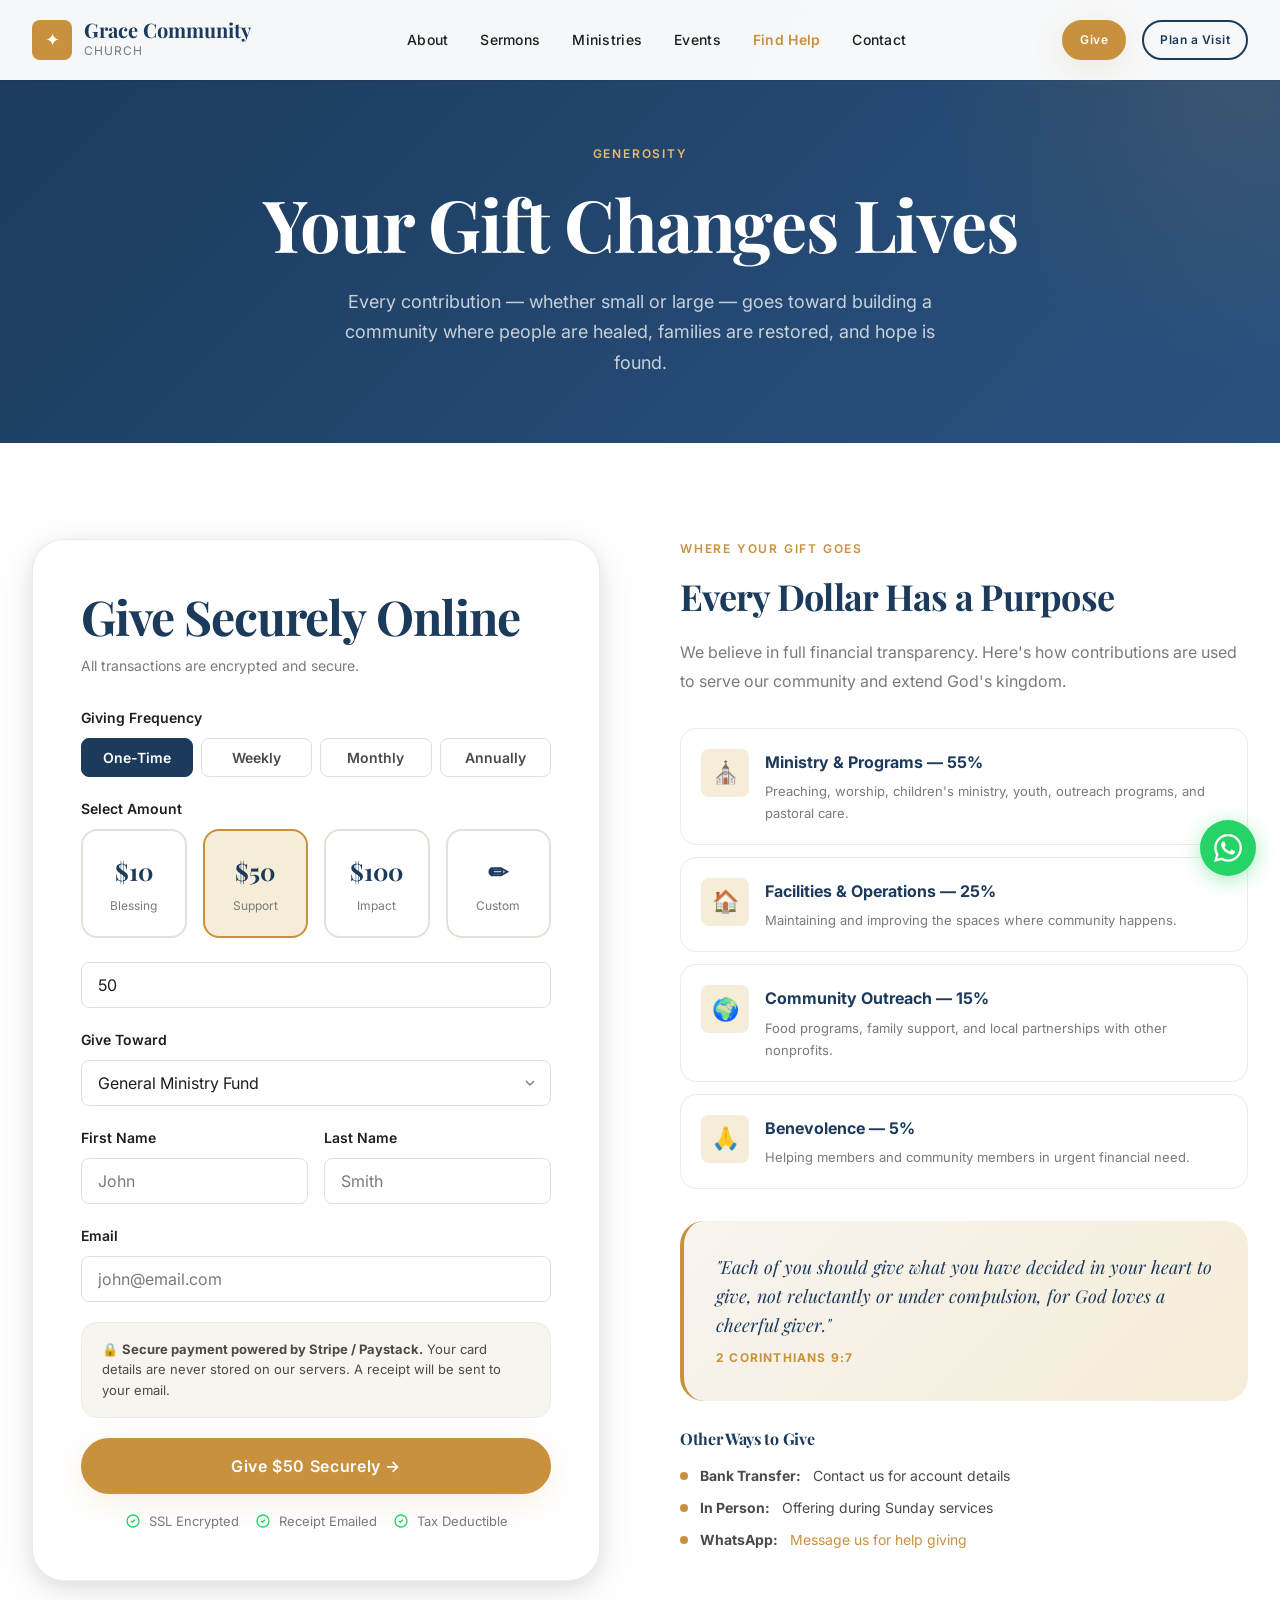
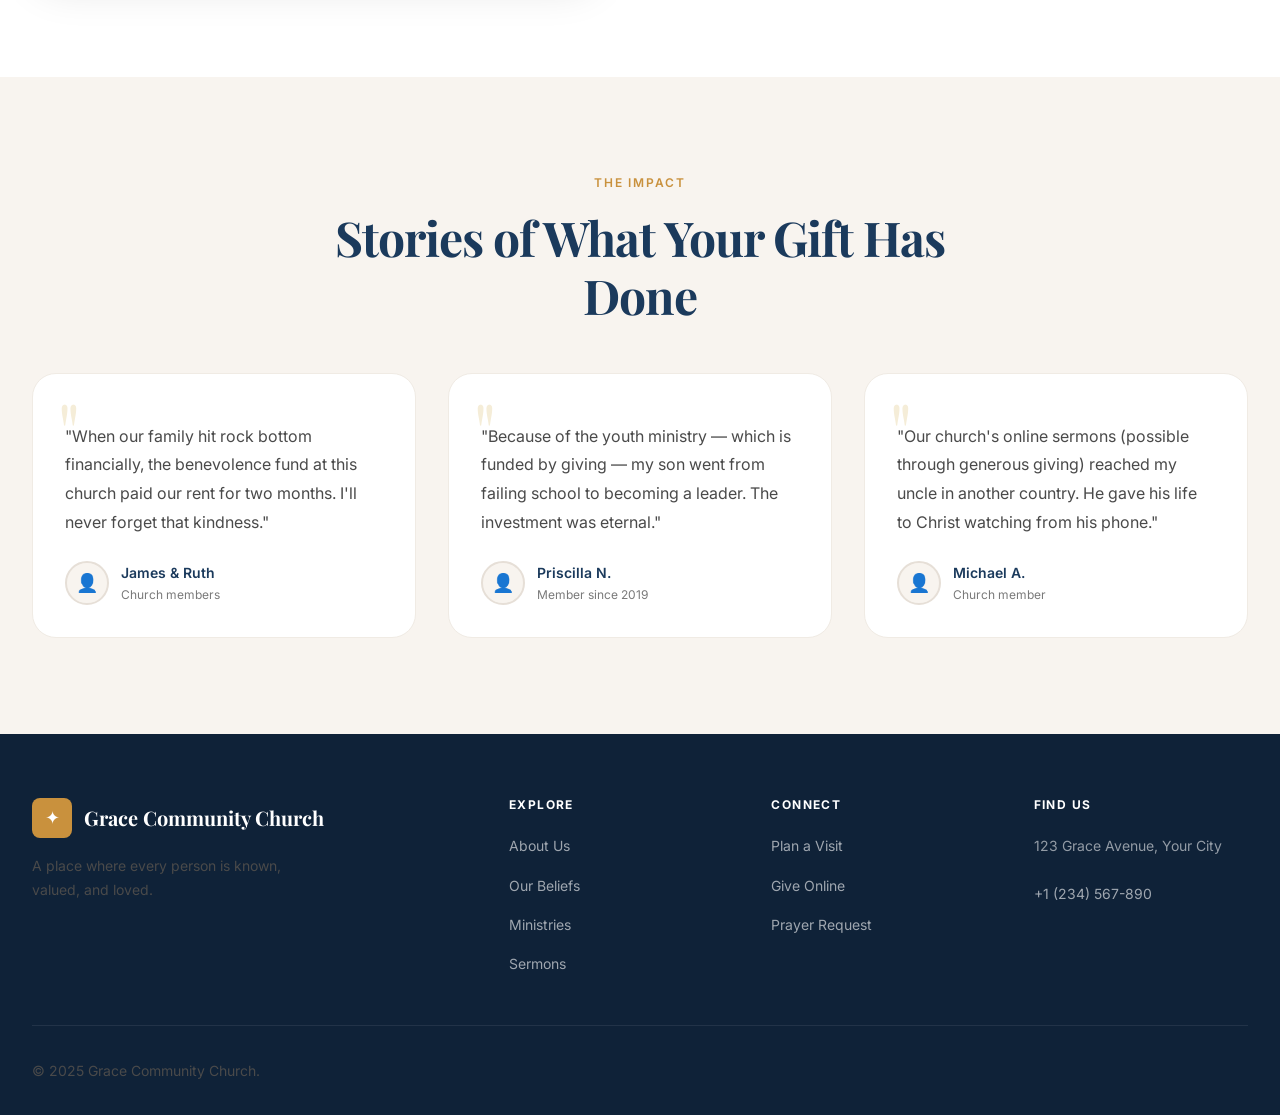
<file: give.html>
<!DOCTYPE html>
<html lang="en">
<head>
  <meta charset="UTF-8" />
  <meta name="viewport" content="width=device-width, initial-scale=1.0" />
  <meta name="description" content="Give online to Grace Community Church. Support ministry, community outreach, and lives being changed." />
  <title>Give — Grace Community Church</title>
  <link rel="preconnect" href="https://fonts.googleapis.com" />
  <link rel="preconnect" href="https://fonts.gstatic.com" crossorigin />
  <link href="https://fonts.googleapis.com/css2?family=Playfair+Display:ital,wght@0,700;0,800;1,700&family=Inter:wght@400;500;600&display=swap" rel="stylesheet" />
  <link rel="stylesheet" href="css/style.css" />
  <style>
    .freq-btn {
      flex: 1;
      padding: 10px;
      border: 1.5px solid var(--color-border);
      background: white;
      border-radius: var(--radius-md);
      font-size: 14px;
      font-weight: 600;
      cursor: pointer;
      transition: all var(--transition-fast);
      font-family: var(--font-body);
      color: var(--color-text-soft);
    }
    .freq-btn--active, .freq-btn:hover {
      background: var(--color-primary);
      border-color: var(--color-primary);
      color: white;
    }
    .giving-card {
      background: white;
      border-radius: var(--radius-2xl);
      padding: 48px;
      border: 1px solid var(--color-border-light);
      box-shadow: var(--shadow-lg);
    }
    .impact-item {
      display: flex;
      gap: 16px;
      align-items: flex-start;
      padding: 20px;
      background: white;
      border-radius: var(--radius-lg);
      border: 1px solid var(--color-border-light);
    }
    .impact-item__icon {
      width: 48px;
      height: 48px;
      background: var(--color-accent-subtle);
      border-radius: var(--radius-md);
      display: flex;
      align-items: center;
      justify-content: center;
      font-size: 22px;
      flex-shrink: 0;
    }
    .trust-badge {
      display: flex;
      align-items: center;
      gap: 8px;
      font-size: 13px;
      color: var(--color-muted);
    }
    .trust-badge svg { color: #25D366; }
  </style>
</head>
<body>

  <nav class="nav" id="main-nav" style="background:rgba(255,255,255,0.96); backdrop-filter:blur(12px); box-shadow:0 1px 0 rgba(0,0,0,0.06);">
    <div class="nav__inner">
      <a href="index.html" class="nav__logo"><div class="nav__logo-mark">✦</div><div><div class="nav__logo-text">Grace Community</div><div class="nav__logo-sub" style="color:var(--color-muted);">Church</div></div></a>
      <ul class="nav__links">
        <li><a href="about.html" class="nav__link">About</a></li>
        <li><a href="sermons.html" class="nav__link">Sermons</a></li>
        <li><a href="ministries.html" class="nav__link">Ministries</a></li>
        <li><a href="events.html" class="nav__link">Events</a></li>
        <li><a href="find-help.html" class="nav__link nav__link--find-help">Find Help</a></li>
        <li><a href="contact.html" class="nav__link">Contact</a></li>
      </ul>
      <div class="nav__actions">
        <a href="give.html" class="btn btn--primary btn--sm">Give</a>
        <a href="plan-visit.html" class="btn btn--secondary btn--sm">Plan a Visit</a>
        <button class="nav__menu-btn" id="menu-btn"><span></span><span></span><span></span></button>
      </div>
    </div>
  </nav>
  <div class="mobile-nav" id="mobile-nav"><button class="mobile-nav__close" id="mobile-nav-close">✕</button><ul class="mobile-nav__links"><li><a href="index.html" class="mobile-nav__link">Home</a></li><li><a href="give.html" class="mobile-nav__link">Give</a></li><li><a href="find-help.html" class="mobile-nav__link mobile-nav__link--find-help">Find Help</a></li><li><a href="plan-visit.html" class="mobile-nav__link">Plan a Visit</a></li><li><a href="contact.html" class="mobile-nav__link">Contact</a></li></ul></div>

  <main>

    <div class="page-hero">
      <span class="page-hero__label">Generosity</span>
      <h1 class="page-hero__title">Your Gift Changes Lives</h1>
      <p class="page-hero__subtitle">Every contribution — whether small or large — goes toward building a community where people are healed, families are restored, and hope is found.</p>
    </div>

    <section class="section">
      <div class="container">
        <div style="display:grid; grid-template-columns:1fr 1fr; gap:80px; align-items:start;">

          <!-- Giving Form -->
          <div class="giving-card reveal">
            <h2 style="margin-bottom:8px;">Give Securely Online</h2>
            <p style="color:var(--color-muted); font-size:14px; margin-bottom:28px;">All transactions are encrypted and secure.</p>

            <!-- Frequency -->
            <div class="form-group">
              <label class="form-label">Giving Frequency</label>
              <div style="display:flex; gap:8px;">
                <button class="freq-btn freq-btn--active">One-Time</button>
                <button class="freq-btn">Weekly</button>
                <button class="freq-btn">Monthly</button>
                <button class="freq-btn">Annually</button>
              </div>
            </div>

            <!-- Amount -->
            <div class="form-group">
              <label class="form-label">Select Amount</label>
              <div class="giving-options">
                <div class="giving-amount" data-amount="10"><div class="giving-amount__value">$10</div><div class="giving-amount__label">Blessing</div></div>
                <div class="giving-amount giving-amount--active" data-amount="50"><div class="giving-amount__value">$50</div><div class="giving-amount__label">Support</div></div>
                <div class="giving-amount" data-amount="100"><div class="giving-amount__value">$100</div><div class="giving-amount__label">Impact</div></div>
                <div class="giving-amount" data-amount="custom"><div class="giving-amount__value">✏</div><div class="giving-amount__label">Custom</div></div>
              </div>
              <div class="form-group" style="margin-top:12px;">
                <input type="number" id="custom-amount" class="form-input" placeholder="Enter custom amount ($)" value="50" min="1" />
              </div>
            </div>

            <!-- Fund -->
            <div class="form-group">
              <label class="form-label" for="giving-fund">Give Toward</label>
              <select id="giving-fund" class="form-select">
                <option>General Ministry Fund</option>
                <option>Building &amp; Facilities</option>
                <option>Missions &amp; Outreach</option>
                <option>Youth Ministry</option>
                <option>Children's Ministry</option>
                <option>Benevolence Fund (Helping Families in Need)</option>
              </select>
            </div>

            <!-- Personal Info -->
            <div class="form-row">
              <div class="form-group">
                <label class="form-label" for="g-fname">First Name</label>
                <input type="text" id="g-fname" class="form-input" placeholder="John" required />
              </div>
              <div class="form-group">
                <label class="form-label" for="g-lname">Last Name</label>
                <input type="text" id="g-lname" class="form-input" placeholder="Smith" />
              </div>
            </div>
            <div class="form-group">
              <label class="form-label" for="g-email">Email</label>
              <input type="email" id="g-email" class="form-input" placeholder="john@email.com" required />
            </div>

            <!-- Payment Note -->
            <div style="background:var(--color-warm); border-radius:var(--radius-lg); padding:16px 20px; margin-bottom:20px; border:1px solid var(--color-border-light);">
              <p style="font-size:13px; color:var(--color-text-soft); line-height:1.6; margin:0;">
                🔒 <strong>Secure payment powered by Stripe / Paystack.</strong>
                Your card details are never stored on our servers. A receipt will be sent to your email.
              </p>
            </div>

            <button class="btn btn--primary btn--full btn--lg" style="font-size:16px;">
              Give $50 Securely →
            </button>

            <!-- Trust badges -->
            <div style="display:flex; flex-wrap:wrap; gap:16px; justify-content:center; margin-top:16px;">
              <div class="trust-badge">
                <svg width="16" height="16" fill="#25D366" viewBox="0 0 24 24"><path d="M9 12l2 2 4-4m6 2a9 9 0 11-18 0 9 9 0 0118 0z" stroke="#25D366" fill="none" stroke-width="2"/></svg>
                SSL Encrypted
              </div>
              <div class="trust-badge">
                <svg width="16" height="16" fill="#25D366" viewBox="0 0 24 24"><path d="M9 12l2 2 4-4m6 2a9 9 0 11-18 0 9 9 0 0118 0z" stroke="#25D366" fill="none" stroke-width="2"/></svg>
                Receipt Emailed
              </div>
              <div class="trust-badge">
                <svg width="16" height="16" fill="#25D366" viewBox="0 0 24 24"><path d="M9 12l2 2 4-4m6 2a9 9 0 11-18 0 9 9 0 0118 0z" stroke="#25D366" fill="none" stroke-width="2"/></svg>
                Tax Deductible
              </div>
            </div>
          </div>

          <!-- Why Give & Impact -->
          <div class="reveal">
            <span class="section-header__label">Where Your Gift Goes</span>
            <h2 style="margin-bottom:20px; font-size:clamp(24px,3vw,36px);">Every Dollar Has a Purpose</h2>
            <p style="font-size:16px; color:var(--color-muted); line-height:1.8; margin-bottom:32px;">
              We believe in full financial transparency. Here's how contributions are used to serve our community and extend God's kingdom.
            </p>

            <div style="display:flex; flex-direction:column; gap:12px; margin-bottom:32px;">
              <div class="impact-item">
                <div class="impact-item__icon">⛪</div>
                <div>
                  <div style="font-weight:700; color:var(--color-primary); margin-bottom:4px;">Ministry &amp; Programs — 55%</div>
                  <div style="font-size:13px; color:var(--color-muted);">Preaching, worship, children's ministry, youth, outreach programs, and pastoral care.</div>
                </div>
              </div>
              <div class="impact-item">
                <div class="impact-item__icon">🏠</div>
                <div>
                  <div style="font-weight:700; color:var(--color-primary); margin-bottom:4px;">Facilities &amp; Operations — 25%</div>
                  <div style="font-size:13px; color:var(--color-muted);">Maintaining and improving the spaces where community happens.</div>
                </div>
              </div>
              <div class="impact-item">
                <div class="impact-item__icon">🌍</div>
                <div>
                  <div style="font-weight:700; color:var(--color-primary); margin-bottom:4px;">Community Outreach — 15%</div>
                  <div style="font-size:13px; color:var(--color-muted);">Food programs, family support, and local partnerships with other nonprofits.</div>
                </div>
              </div>
              <div class="impact-item">
                <div class="impact-item__icon">🙏</div>
                <div>
                  <div style="font-weight:700; color:var(--color-primary); margin-bottom:4px;">Benevolence — 5%</div>
                  <div style="font-size:13px; color:var(--color-muted);">Helping members and community members in urgent financial need.</div>
                </div>
              </div>
            </div>

            <!-- Scripture -->
            <div style="background:linear-gradient(135deg, var(--color-warm), var(--color-accent-subtle)); border-radius:var(--radius-xl); padding:32px; border-left:4px solid var(--color-accent);">
              <p style="font-family:'Playfair Display',serif; font-style:italic; font-size:18px; color:var(--color-primary); line-height:1.6; margin-bottom:8px;">
                "Each of you should give what you have decided in your heart to give, not reluctantly or under compulsion, for God loves a cheerful giver."
              </p>
              <p style="font-size:12px; font-weight:700; letter-spacing:0.1em; text-transform:uppercase; color:var(--color-accent);">2 Corinthians 9:7</p>
            </div>

            <!-- Other ways to give -->
            <div style="margin-top:28px;">
              <h4 style="margin-bottom:16px; font-size:16px;">Other Ways to Give</h4>
              <div style="display:flex; flex-direction:column; gap:8px;">
                <div style="display:flex; gap:12px; align-items:center; font-size:14px; color:var(--color-text-soft);">
                  <span style="width:8px; height:8px; background:var(--color-accent); border-radius:50%;flex-shrink:0;"></span>
                  <strong>Bank Transfer:</strong> Contact us for account details
                </div>
                <div style="display:flex; gap:12px; align-items:center; font-size:14px; color:var(--color-text-soft);">
                  <span style="width:8px; height:8px; background:var(--color-accent); border-radius:50%;flex-shrink:0;"></span>
                  <strong>In Person:</strong> Offering during Sunday services
                </div>
                <div style="display:flex; gap:12px; align-items:center; font-size:14px; color:var(--color-text-soft);">
                  <span style="width:8px; height:8px; background:var(--color-accent); border-radius:50%;flex-shrink:0;"></span>
                  <strong>WhatsApp:</strong> <a href="https://wa.me/[WHATSAPP]" style="color:var(--color-accent);">Message us for help giving</a>
                </div>
              </div>
            </div>
          </div>

        </div>
      </div>
    </section>

    <!-- Testimonial on giving -->
    <section class="section section--warm" id="why">
      <div class="container">
        <div class="section-header section-header--center reveal">
          <span class="section-header__label">The Impact</span>
          <h2>Stories of What Your Gift Has Done</h2>
        </div>
        <div class="grid grid-3 reveal">
          <div class="testimonial">
            <p class="testimonial__text">"When our family hit rock bottom financially, the benevolence fund at this church paid our rent for two months. I'll never forget that kindness."</p>
            <div class="testimonial__author"><div class="testimonial__avatar-placeholder">👤</div><div><div class="testimonial__name">James &amp; Ruth</div><div class="testimonial__role">Church members</div></div></div>
          </div>
          <div class="testimonial">
            <p class="testimonial__text">"Because of the youth ministry — which is funded by giving — my son went from failing school to becoming a leader. The investment was eternal."</p>
            <div class="testimonial__author"><div class="testimonial__avatar-placeholder">👤</div><div><div class="testimonial__name">Priscilla N.</div><div class="testimonial__role">Member since 2019</div></div></div>
          </div>
          <div class="testimonial">
            <p class="testimonial__text">"Our church's online sermons (possible through generous giving) reached my uncle in another country. He gave his life to Christ watching from his phone."</p>
            <div class="testimonial__author"><div class="testimonial__avatar-placeholder">👤</div><div><div class="testimonial__name">Michael A.</div><div class="testimonial__role">Church member</div></div></div>
          </div>
        </div>
      </div>
    </section>

  </main>

  <footer class="footer"><div class="container"><div class="footer__grid"><div class="footer__brand"><a href="index.html" class="footer__logo"><div class="footer__logo-mark">✦</div><span class="footer__logo-name">Grace Community Church</span></a><p class="footer__tagline">A place where every person is known, valued, and loved.</p></div><div><h4 class="footer__col-title">Explore</h4><ul class="footer__links"><li><a href="about.html" class="footer__link">About Us</a></li><li><a href="beliefs.html" class="footer__link">Our Beliefs</a></li><li><a href="ministries.html" class="footer__link">Ministries</a></li><li><a href="sermons.html" class="footer__link">Sermons</a></li></ul></div><div><h4 class="footer__col-title">Connect</h4><ul class="footer__links"><li><a href="plan-visit.html" class="footer__link">Plan a Visit</a></li><li><a href="give.html" class="footer__link">Give Online</a></li><li><a href="contact.html#prayer" class="footer__link">Prayer Request</a></li></ul></div><div><h4 class="footer__col-title">Find Us</h4><ul class="footer__links"><li><span class="footer__link" style="cursor:default;color:rgba(255,255,255,0.55);">123 Grace Avenue, Your City</span></li><li style="margin-top:8px;"><a href="tel:+1234567890" class="footer__link">+1 (234) 567-890</a></li></ul></div></div><div class="footer__bottom"><p>© 2025 Grace Community Church.</p></div></div></footer>

  <a href="https://wa.me/[WHATSAPP]" class="whatsapp-float" target="_blank" aria-label="WhatsApp"><svg viewBox="0 0 24 24"><path d="M17.472 14.382c-.297-.149-1.758-.867-2.03-.967-.273-.099-.471-.148-.67.15-.197.297-.767.966-.94 1.164-.173.199-.347.223-.644.075-.297-.15-1.255-.463-2.39-1.475-.883-.788-1.48-1.761-1.653-2.059-.173-.297-.018-.458.13-.606.134-.133.298-.347.446-.52.149-.174.198-.298.298-.497.099-.198.05-.371-.025-.52-.075-.149-.669-1.612-.916-2.207-.242-.579-.487-.5-.669-.51-.173-.008-.371-.01-.57-.01-.198 0-.52.074-.792.372-.272.297-1.04 1.016-1.04 2.479 0 1.462 1.065 2.875 1.213 3.074.149.198 2.096 3.2 5.077 4.487.709.306 1.262.489 1.694.625.712.227 1.36.195 1.871.118.571-.085 1.758-.719 2.006-1.413.248-.694.248-1.289.173-1.413-.074-.124-.272-.198-.57-.347m-5.421 7.403h-.004a9.87 9.87 0 01-5.031-1.378l-.361-.214-3.741.982.998-3.648-.235-.374a9.86 9.86 0 01-1.51-5.26c.001-5.45 4.436-9.884 9.888-9.884 2.64 0 5.122 1.03 6.988 2.898a9.825 9.825 0 012.893 6.994c-.003 5.45-4.437 9.884-9.885 9.884m8.413-18.297A11.815 11.815 0 0012.05 0C5.495 0 .16 5.335.157 11.892c0 2.096.547 4.142 1.588 5.945L.057 24l6.305-1.654a11.882 11.882 0 005.683 1.448h.005c6.554 0 11.89-5.335 11.893-11.893a11.821 11.821 0 00-3.48-8.413z" fill="white"/></svg></a>
  <script src="js/main.js"></script>
</body>
</html>
</file>
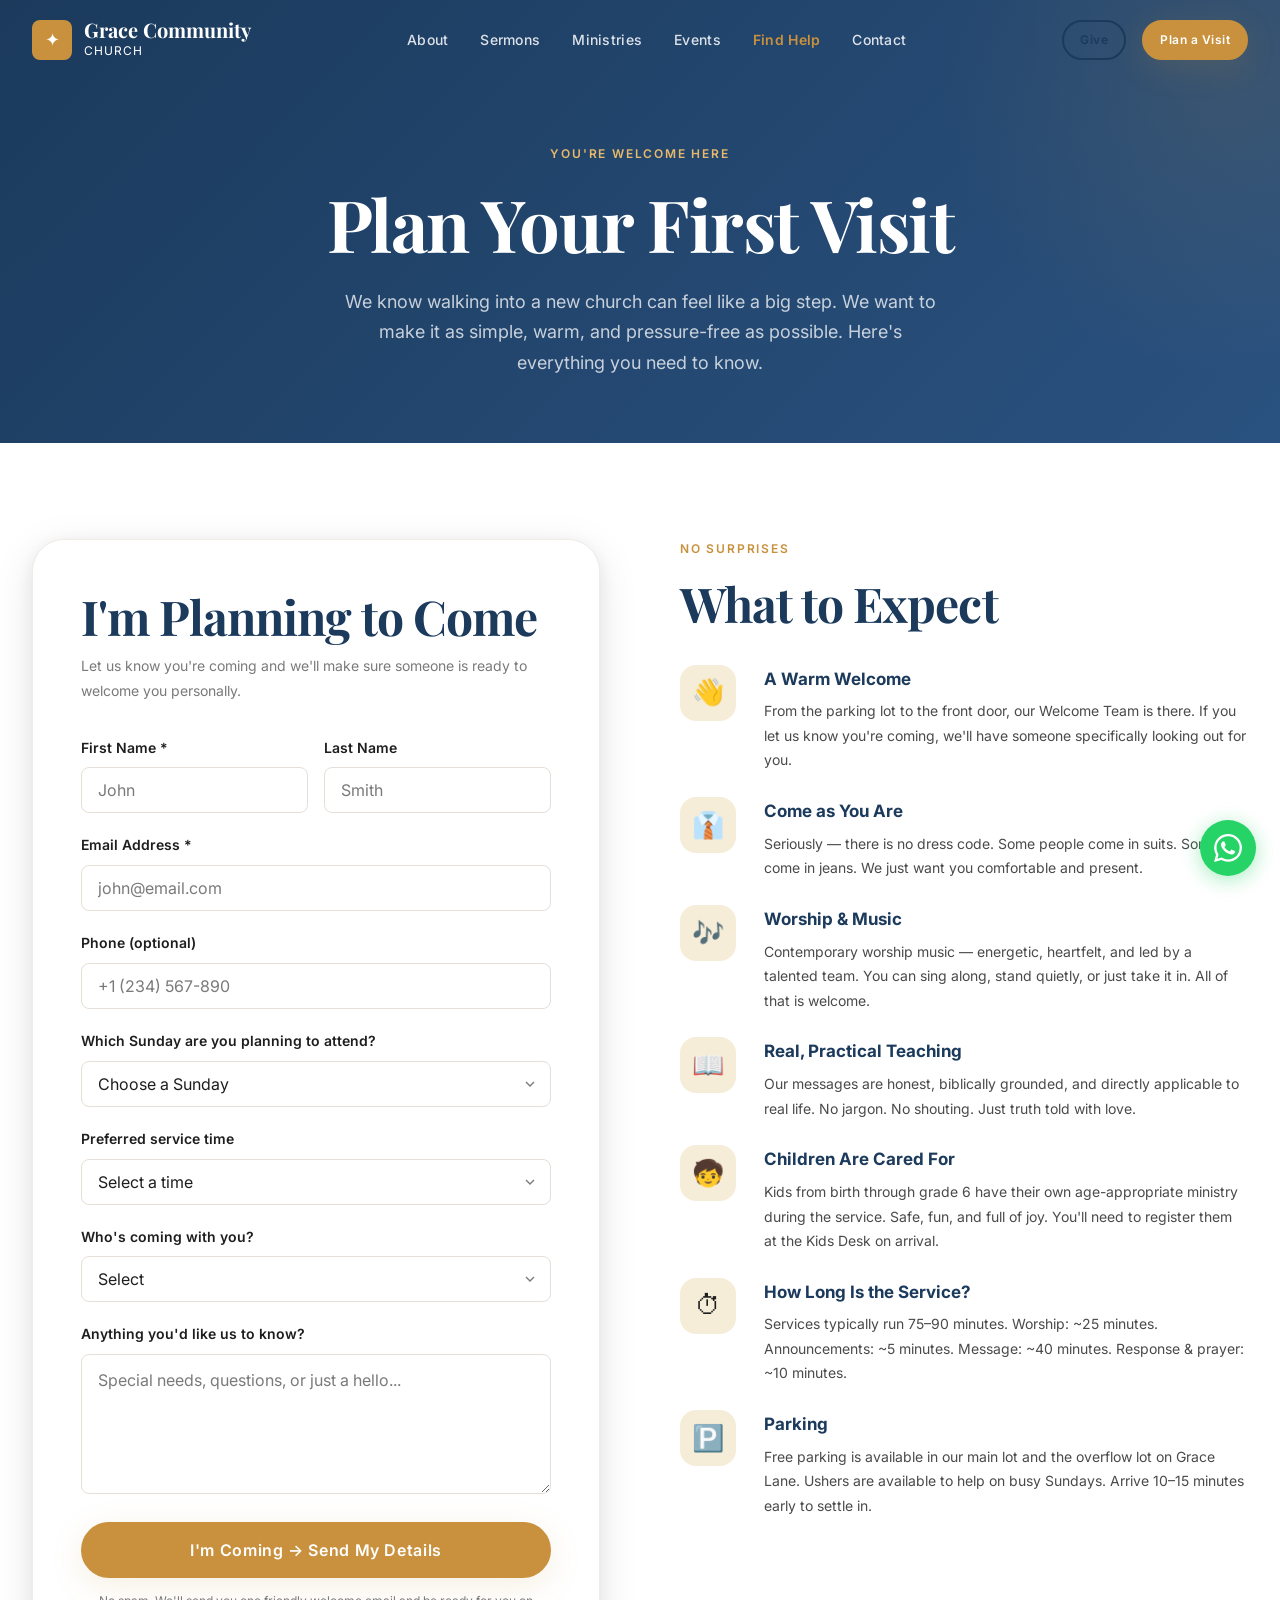
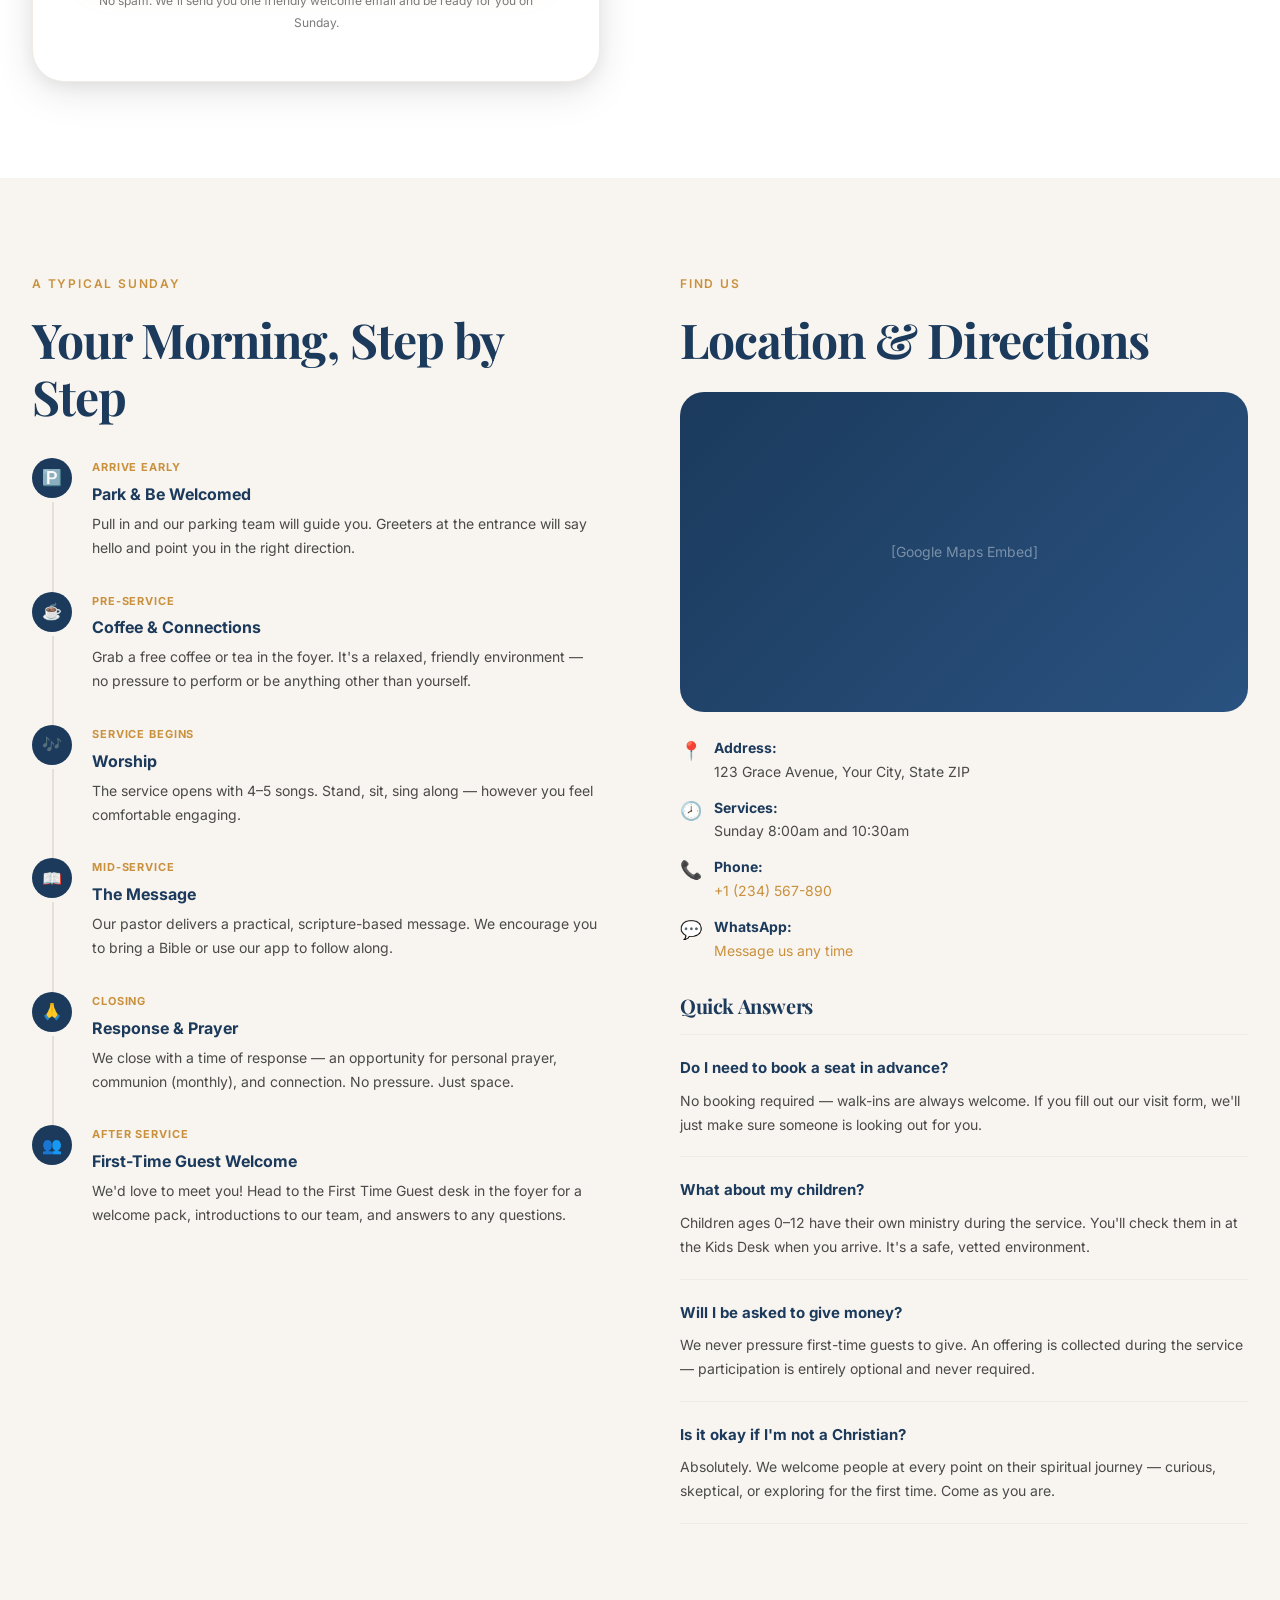
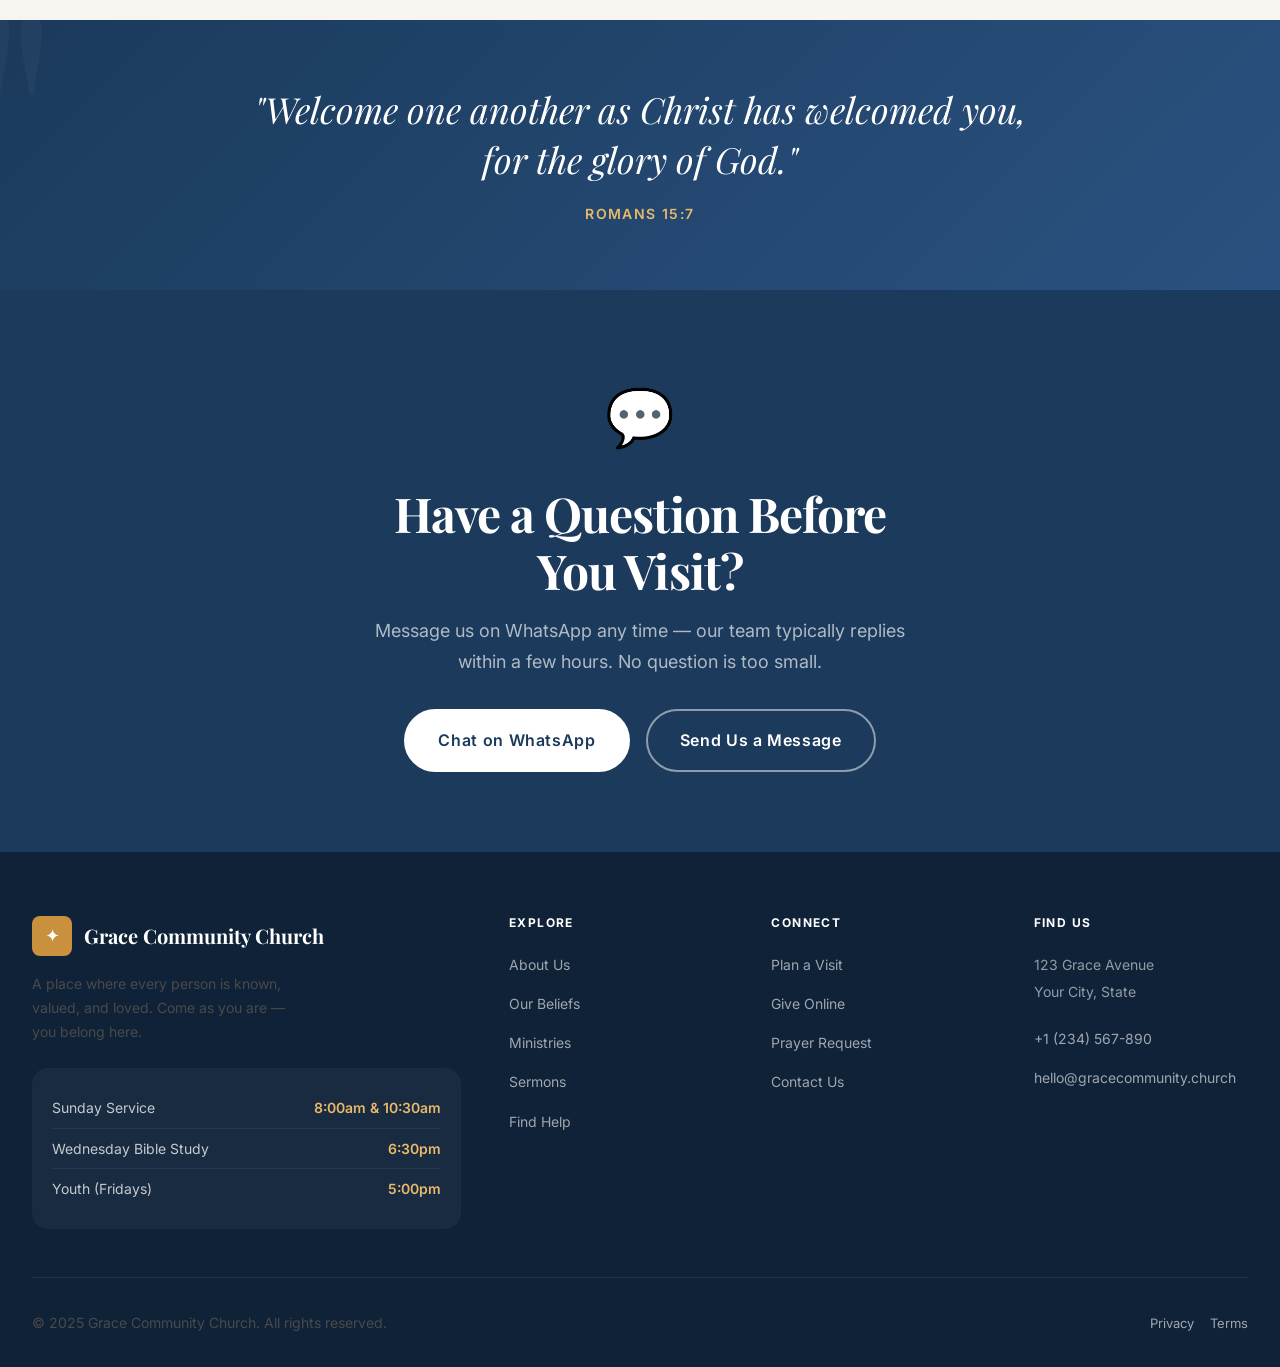
<file: plan-visit.html>
<!DOCTYPE html>
<html lang="en">
<head>
  <meta charset="UTF-8" />
  <meta name="viewport" content="width=device-width, initial-scale=1.0" />
  <meta name="description" content="Plan your first visit to Grace Community Church. Everything you need to know about what to expect, where to park, and how we'll welcome you." />
  <title>Plan Your Visit — Grace Community Church</title>
  <link rel="preconnect" href="https://fonts.googleapis.com" />
  <link rel="preconnect" href="https://fonts.gstatic.com" crossorigin />
  <link href="https://fonts.googleapis.com/css2?family=Playfair+Display:ital,wght@0,700;0,800;1,700&family=Inter:wght@400;500;600&display=swap" rel="stylesheet" />
  <link rel="stylesheet" href="css/style.css" />
  <style>
    .what-expect {
      display: flex;
      gap: 28px;
      align-items: flex-start;
    }
    .what-expect__icon {
      width: 56px;
      height: 56px;
      background: var(--color-accent-subtle);
      border-radius: var(--radius-lg);
      display: flex;
      align-items: center;
      justify-content: center;
      font-size: 26px;
      flex-shrink: 0;
    }
    .what-expect__title {
      font-weight: 700;
      font-size: 17px;
      color: var(--color-primary);
      margin-bottom: 6px;
    }
    .what-expect__text {
      font-size: 14px;
      color: var(--color-text-soft);
      line-height: 1.75;
    }
    .timeline-step {
      display: flex;
      gap: 20px;
      position: relative;
      padding-bottom: 32px;
    }
    .timeline-step:not(:last-child)::after {
      content: '';
      position: absolute;
      left: 20px;
      top: 44px;
      bottom: 0;
      width: 2px;
      background: var(--color-border);
    }
    .timeline-step__dot {
      width: 40px;
      height: 40px;
      background: var(--color-primary);
      border-radius: 50%;
      display: flex;
      align-items: center;
      justify-content: center;
      font-size: 16px;
      flex-shrink: 0;
      position: relative;
      z-index: 1;
    }
    .timeline-step__time {
      font-size: 11px;
      font-weight: 700;
      letter-spacing: 0.08em;
      text-transform: uppercase;
      color: var(--color-accent);
      margin-bottom: 4px;
    }
    .timeline-step__title {
      font-weight: 700;
      font-size: 16px;
      color: var(--color-primary);
      margin-bottom: 4px;
    }
    .timeline-step__text {
      font-size: 14px;
      color: var(--color-text-soft);
      line-height: 1.7;
    }
    .faq-mini {
      padding: 20px 0;
      border-bottom: 1px solid var(--color-border-light);
    }
    .faq-mini:first-child { border-top: 1px solid var(--color-border-light); }
    .faq-mini__q {
      font-weight: 700;
      font-size: 15px;
      color: var(--color-primary);
      margin-bottom: 8px;
    }
    .faq-mini__a {
      font-size: 14px;
      color: var(--color-text-soft);
      line-height: 1.7;
    }
  </style>
</head>
<body>

  <!-- Navigation -->
  <nav class="nav" id="main-nav" style="background:transparent; position:fixed;" data-transparent="true">
    <div class="nav__inner">
      <a href="index.html" class="nav__logo">
        <div class="nav__logo-mark">✦</div>
        <div>
          <div class="nav__logo-text">Grace Community</div>
          <div class="nav__logo-sub">Church</div>
        </div>
      </a>
      <ul class="nav__links">
        <li><a href="about.html" class="nav__link">About</a></li>
        <li><a href="sermons.html" class="nav__link">Sermons</a></li>
        <li><a href="ministries.html" class="nav__link">Ministries</a></li>
        <li><a href="events.html" class="nav__link">Events</a></li>
        <li><a href="find-help.html" class="nav__link nav__link--find-help">Find Help</a></li>
        <li><a href="contact.html" class="nav__link">Contact</a></li>
      </ul>
      <div class="nav__actions">
        <a href="give.html" class="btn btn--secondary btn--sm">Give</a>
        <a href="plan-visit.html" class="btn btn--primary btn--sm nav__link--active">Plan a Visit</a>
        <button class="nav__menu-btn" id="menu-btn"><span></span><span></span><span></span></button>
      </div>
    </div>
  </nav>
  <div class="mobile-nav" id="mobile-nav">
    <button class="mobile-nav__close" id="mobile-nav-close">✕</button>
    <ul class="mobile-nav__links">
      <li><a href="index.html" class="mobile-nav__link">Home</a></li>
      <li><a href="about.html" class="mobile-nav__link">About</a></li>
      <li><a href="ministries.html" class="mobile-nav__link">Ministries</a></li>
      <li><a href="events.html" class="mobile-nav__link">Events</a></li>
      <li><a href="find-help.html" class="mobile-nav__link mobile-nav__link--find-help">Find Help</a></li>
      <li><a href="plan-visit.html" class="mobile-nav__link">Plan a Visit</a></li>
      <li><a href="give.html" class="mobile-nav__link">Give</a></li>
      <li><a href="contact.html" class="mobile-nav__link">Contact</a></li>
    </ul>
  </div>

  <main>

    <!-- Page Hero -->
    <div class="page-hero">
      <span class="page-hero__label">You're Welcome Here</span>
      <h1 class="page-hero__title">Plan Your First Visit</h1>
      <p class="page-hero__subtitle">
        We know walking into a new church can feel like a big step. We want to make it
        as simple, warm, and pressure-free as possible. Here's everything you need to know.
      </p>
    </div>

    <!-- Main: Form + What to Expect -->
    <section class="section">
      <div class="container">
        <div style="display:grid; grid-template-columns:1fr 1fr; gap:80px; align-items:start;">

          <!-- Form -->
          <div class="reveal">
            <div style="background:white; border-radius:var(--radius-2xl); padding:48px; box-shadow:var(--shadow-lg); border:1px solid var(--color-border-light);">
              <h2 style="margin-bottom:8px;">I'm Planning to Come</h2>
              <p style="font-size:14px; color:var(--color-muted); margin-bottom:32px;">
                Let us know you're coming and we'll make sure someone is ready to welcome you personally.
              </p>
              <form id="plan-visit-form">
                <div class="form-row">
                  <div class="form-group">
                    <label class="form-label" for="pv-fname">First Name *</label>
                    <input type="text" id="pv-fname" class="form-input" placeholder="John" required />
                  </div>
                  <div class="form-group">
                    <label class="form-label" for="pv-lname">Last Name</label>
                    <input type="text" id="pv-lname" class="form-input" placeholder="Smith" />
                  </div>
                </div>
                <div class="form-group">
                  <label class="form-label" for="pv-email">Email Address *</label>
                  <input type="email" id="pv-email" class="form-input" placeholder="john@email.com" required />
                </div>
                <div class="form-group">
                  <label class="form-label" for="pv-phone">Phone (optional)</label>
                  <input type="tel" id="pv-phone" class="form-input" placeholder="+1 (234) 567-890" />
                </div>
                <div class="form-group">
                  <label class="form-label" for="pv-date">Which Sunday are you planning to attend?</label>
                  <select id="pv-date" class="form-select">
                    <option value="">Choose a Sunday</option>
                    <option>April 13 — Easter Sunday</option>
                    <option>April 20</option>
                    <option>April 27</option>
                    <option>May 4</option>
                    <option>May 11</option>
                    <option>May 18</option>
                    <option>Not sure yet</option>
                  </select>
                </div>
                <div class="form-group">
                  <label class="form-label" for="pv-service">Preferred service time</label>
                  <select id="pv-service" class="form-select">
                    <option value="">Select a time</option>
                    <option>8:00am</option>
                    <option>10:30am</option>
                    <option>No preference</option>
                  </select>
                </div>
                <div class="form-group">
                  <label class="form-label" for="pv-group">Who's coming with you?</label>
                  <select id="pv-group" class="form-select">
                    <option value="">Select</option>
                    <option>Just me</option>
                    <option>Me + a friend</option>
                    <option>Couple</option>
                    <option>Family with children</option>
                    <option>Group of friends</option>
                  </select>
                </div>
                <div class="form-group">
                  <label class="form-label" for="pv-note">Anything you'd like us to know?</label>
                  <textarea id="pv-note" class="form-input form-textarea" placeholder="Special needs, questions, or just a hello..." rows="3"></textarea>
                </div>
                <button type="submit" class="btn btn--primary btn--full btn--lg" style="font-size:16px;">
                  I'm Coming → Send My Details
                </button>
                <p style="font-size:12px; color:var(--color-muted); text-align:center; margin-top:12px;">
                  No spam. We'll send you one friendly welcome email and be ready for you on Sunday.
                </p>
              </form>
            </div>
          </div>

          <!-- What to expect -->
          <div class="reveal">
            <span class="section-header__label">No Surprises</span>
            <h2 style="margin-bottom:32px;">What to Expect</h2>
            <div style="display:flex; flex-direction:column; gap:24px; margin-bottom:48px;">
              <div class="what-expect">
                <div class="what-expect__icon">👋</div>
                <div>
                  <div class="what-expect__title">A Warm Welcome</div>
                  <p class="what-expect__text">From the parking lot to the front door, our Welcome Team is there. If you let us know you're coming, we'll have someone specifically looking out for you.</p>
                </div>
              </div>
              <div class="what-expect">
                <div class="what-expect__icon">👔</div>
                <div>
                  <div class="what-expect__title">Come as You Are</div>
                  <p class="what-expect__text">Seriously — there is no dress code. Some people come in suits. Some come in jeans. We just want you comfortable and present.</p>
                </div>
              </div>
              <div class="what-expect">
                <div class="what-expect__icon">🎶</div>
                <div>
                  <div class="what-expect__title">Worship &amp; Music</div>
                  <p class="what-expect__text">Contemporary worship music — energetic, heartfelt, and led by a talented team. You can sing along, stand quietly, or just take it in. All of that is welcome.</p>
                </div>
              </div>
              <div class="what-expect">
                <div class="what-expect__icon">📖</div>
                <div>
                  <div class="what-expect__title">Real, Practical Teaching</div>
                  <p class="what-expect__text">Our messages are honest, biblically grounded, and directly applicable to real life. No jargon. No shouting. Just truth told with love.</p>
                </div>
              </div>
              <div class="what-expect">
                <div class="what-expect__icon">🧒</div>
                <div>
                  <div class="what-expect__title">Children Are Cared For</div>
                  <p class="what-expect__text">Kids from birth through grade 6 have their own age-appropriate ministry during the service. Safe, fun, and full of joy. You'll need to register them at the Kids Desk on arrival.</p>
                </div>
              </div>
              <div class="what-expect">
                <div class="what-expect__icon">⏱</div>
                <div>
                  <div class="what-expect__title">How Long Is the Service?</div>
                  <p class="what-expect__text">Services typically run 75–90 minutes. Worship: ~25 minutes. Announcements: ~5 minutes. Message: ~40 minutes. Response &amp; prayer: ~10 minutes.</p>
                </div>
              </div>
              <div class="what-expect">
                <div class="what-expect__icon">🅿️</div>
                <div>
                  <div class="what-expect__title">Parking</div>
                  <p class="what-expect__text">Free parking is available in our main lot and the overflow lot on Grace Lane. Ushers are available to help on busy Sundays. Arrive 10–15 minutes early to settle in.</p>
                </div>
              </div>
            </div>
          </div>

        </div>
      </div>
    </section>

    <!-- Sunday Timeline -->
    <section class="section section--warm">
      <div class="container">
        <div style="display:grid; grid-template-columns:1fr 1fr; gap:80px; align-items:start;">

          <!-- Timeline -->
          <div class="reveal">
            <span class="section-header__label">A Typical Sunday</span>
            <h2 style="margin-bottom:32px;">Your Morning, Step by Step</h2>
            <div>
              <div class="timeline-step">
                <div class="timeline-step__dot">🅿️</div>
                <div>
                  <div class="timeline-step__time">Arrive Early</div>
                  <div class="timeline-step__title">Park &amp; Be Welcomed</div>
                  <p class="timeline-step__text">Pull in and our parking team will guide you. Greeters at the entrance will say hello and point you in the right direction.</p>
                </div>
              </div>
              <div class="timeline-step">
                <div class="timeline-step__dot">☕</div>
                <div>
                  <div class="timeline-step__time">Pre-Service</div>
                  <div class="timeline-step__title">Coffee &amp; Connections</div>
                  <p class="timeline-step__text">Grab a free coffee or tea in the foyer. It's a relaxed, friendly environment — no pressure to perform or be anything other than yourself.</p>
                </div>
              </div>
              <div class="timeline-step">
                <div class="timeline-step__dot">🎶</div>
                <div>
                  <div class="timeline-step__time">Service Begins</div>
                  <div class="timeline-step__title">Worship</div>
                  <p class="timeline-step__text">The service opens with 4–5 songs. Stand, sit, sing along — however you feel comfortable engaging.</p>
                </div>
              </div>
              <div class="timeline-step">
                <div class="timeline-step__dot">📖</div>
                <div>
                  <div class="timeline-step__time">Mid-Service</div>
                  <div class="timeline-step__title">The Message</div>
                  <p class="timeline-step__text">Our pastor delivers a practical, scripture-based message. We encourage you to bring a Bible or use our app to follow along.</p>
                </div>
              </div>
              <div class="timeline-step">
                <div class="timeline-step__dot">🙏</div>
                <div>
                  <div class="timeline-step__time">Closing</div>
                  <div class="timeline-step__title">Response &amp; Prayer</div>
                  <p class="timeline-step__text">We close with a time of response — an opportunity for personal prayer, communion (monthly), and connection. No pressure. Just space.</p>
                </div>
              </div>
              <div class="timeline-step">
                <div class="timeline-step__dot">👥</div>
                <div>
                  <div class="timeline-step__time">After Service</div>
                  <div class="timeline-step__title">First-Time Guest Welcome</div>
                  <p class="timeline-step__text">We'd love to meet you! Head to the First Time Guest desk in the foyer for a welcome pack, introductions to our team, and answers to any questions.</p>
                </div>
              </div>
            </div>
          </div>

          <!-- Location + FAQs -->
          <div class="reveal">
            <span class="section-header__label">Find Us</span>
            <h2 style="margin-bottom:24px;">Location &amp; Directions</h2>

            <!-- Map placeholder -->
            <div style="background:linear-gradient(135deg, #1B3A5C, #2A5280); border-radius:var(--radius-xl); aspect-ratio:16/9; display:flex; align-items:center; justify-content:center; margin-bottom:24px; color:rgba(255,255,255,0.4); font-size:14px; font-family:var(--font-body);">
              <!--
                REPLACE with Google Maps embed:
                <iframe src="https://maps.google.com/..." width="100%" height="100%" style="border:0; border-radius:var(--radius-xl);" loading="lazy"></iframe>
              -->
              [Google Maps Embed]
            </div>

            <div style="display:flex; flex-direction:column; gap:12px; margin-bottom:32px;">
              <div style="display:flex; gap:12px; font-size:14px; color:var(--color-text-soft);">
                <span style="font-size:18px;">📍</span>
                <div><strong style="color:var(--color-primary);">Address:</strong><br>123 Grace Avenue, Your City, State ZIP</div>
              </div>
              <div style="display:flex; gap:12px; font-size:14px; color:var(--color-text-soft);">
                <span style="font-size:18px;">🕗</span>
                <div><strong style="color:var(--color-primary);">Services:</strong><br>Sunday 8:00am and 10:30am</div>
              </div>
              <div style="display:flex; gap:12px; font-size:14px; color:var(--color-text-soft);">
                <span style="font-size:18px;">📞</span>
                <div><strong style="color:var(--color-primary);">Phone:</strong><br><a href="tel:+1234567890" style="color:var(--color-accent);">+1 (234) 567-890</a></div>
              </div>
              <div style="display:flex; gap:12px; font-size:14px; color:var(--color-text-soft);">
                <span style="font-size:18px;">💬</span>
                <div><strong style="color:var(--color-primary);">WhatsApp:</strong><br><a href="https://wa.me/[WHATSAPP]" style="color:var(--color-accent);">Message us any time</a></div>
              </div>
            </div>

            <!-- Quick FAQs -->
            <h3 style="margin-bottom:16px; font-size:20px;">Quick Answers</h3>
            <div>
              <div class="faq-mini">
                <div class="faq-mini__q">Do I need to book a seat in advance?</div>
                <p class="faq-mini__a">No booking required — walk-ins are always welcome. If you fill out our visit form, we'll just make sure someone is looking out for you.</p>
              </div>
              <div class="faq-mini">
                <div class="faq-mini__q">What about my children?</div>
                <p class="faq-mini__a">Children ages 0–12 have their own ministry during the service. You'll check them in at the Kids Desk when you arrive. It's a safe, vetted environment.</p>
              </div>
              <div class="faq-mini">
                <div class="faq-mini__q">Will I be asked to give money?</div>
                <p class="faq-mini__a">We never pressure first-time guests to give. An offering is collected during the service — participation is entirely optional and never required.</p>
              </div>
              <div class="faq-mini">
                <div class="faq-mini__q">Is it okay if I'm not a Christian?</div>
                <p class="faq-mini__a">Absolutely. We welcome people at every point on their spiritual journey — curious, skeptical, or exploring for the first time. Come as you are.</p>
              </div>
            </div>
          </div>

        </div>
      </div>
    </section>

    <!-- Scripture banner -->
    <div class="scripture-banner">
      <p class="scripture-banner__text">
        "Welcome one another as Christ has welcomed you,<br>for the glory of God."
      </p>
      <p class="scripture-banner__ref">Romans 15:7</p>
    </div>

    <!-- WhatsApp CTA -->
    <section class="section" style="background:var(--color-primary); padding:80px 0; text-align:center;">
      <div class="container reveal">
        <div style="max-width:560px; margin:0 auto;">
          <div style="font-size:56px; margin-bottom:20px;">💬</div>
          <h2 style="color:white; margin-bottom:16px;">Have a Question Before You Visit?</h2>
          <p style="color:rgba(255,255,255,0.65); font-size:18px; line-height:1.7; margin-bottom:32px;">
            Message us on WhatsApp any time — our team typically replies within a few hours.
            No question is too small.
          </p>
          <div style="display:flex; gap:16px; justify-content:center; flex-wrap:wrap;">
            <a href="https://wa.me/[CHURCH_WHATSAPP_NUMBER]" class="btn btn--white btn--lg" target="_blank" rel="noopener">
              Chat on WhatsApp
            </a>
            <a href="contact.html" class="btn btn--ghost btn--lg">Send Us a Message</a>
          </div>
        </div>
      </div>
    </section>

  </main>

  <!-- Footer -->
  <footer class="footer">
    <div class="container">
      <div class="footer__grid">
        <div class="footer__brand">
          <a href="index.html" class="footer__logo"><div class="footer__logo-mark">✦</div><span class="footer__logo-name">Grace Community Church</span></a>
          <p class="footer__tagline">A place where every person is known, valued, and loved. Come as you are — you belong here.</p>
          <div class="footer__service-times">
            <div class="footer__service-time"><span>Sunday Service</span><span>8:00am &amp; 10:30am</span></div>
            <div class="footer__service-time"><span>Wednesday Bible Study</span><span>6:30pm</span></div>
            <div class="footer__service-time"><span>Youth (Fridays)</span><span>5:00pm</span></div>
          </div>
        </div>
        <div><h4 class="footer__col-title">Explore</h4><ul class="footer__links"><li><a href="about.html" class="footer__link">About Us</a></li><li><a href="beliefs.html" class="footer__link">Our Beliefs</a></li><li><a href="ministries.html" class="footer__link">Ministries</a></li><li><a href="sermons.html" class="footer__link">Sermons</a></li><li><a href="find-help.html" class="footer__link">Find Help</a></li></ul></div>
        <div><h4 class="footer__col-title">Connect</h4><ul class="footer__links"><li><a href="plan-visit.html" class="footer__link">Plan a Visit</a></li><li><a href="give.html" class="footer__link">Give Online</a></li><li><a href="contact.html#prayer" class="footer__link">Prayer Request</a></li><li><a href="contact.html" class="footer__link">Contact Us</a></li></ul></div>
        <div><h4 class="footer__col-title">Find Us</h4><ul class="footer__links"><li><span class="footer__link" style="cursor:default;color:rgba(255,255,255,0.55);">123 Grace Avenue<br>Your City, State</span></li><li style="margin-top:8px;"><a href="tel:+1234567890" class="footer__link">+1 (234) 567-890</a></li><li><a href="mailto:hello@gracecommunity.church" class="footer__link">hello@gracecommunity.church</a></li></ul></div>
      </div>
      <div class="footer__bottom"><p>© 2025 Grace Community Church. All rights reserved.</p><div style="display:flex;gap:16px;"><a href="#" class="footer__link" style="font-size:13px;">Privacy</a><a href="#" class="footer__link" style="font-size:13px;">Terms</a></div></div>
    </div>
  </footer>

  <a href="https://wa.me/[CHURCH_WHATSAPP_NUMBER]" class="whatsapp-float" target="_blank" rel="noopener" aria-label="Chat on WhatsApp">
    <svg viewBox="0 0 24 24" xmlns="http://www.w3.org/2000/svg"><path d="M17.472 14.382c-.297-.149-1.758-.867-2.03-.967-.273-.099-.471-.148-.67.15-.197.297-.767.966-.94 1.164-.173.199-.347.223-.644.075-.297-.15-1.255-.463-2.39-1.475-.883-.788-1.48-1.761-1.653-2.059-.173-.297-.018-.458.13-.606.134-.133.298-.347.446-.52.149-.174.198-.298.298-.497.099-.198.05-.371-.025-.52-.075-.149-.669-1.612-.916-2.207-.242-.579-.487-.5-.669-.51-.173-.008-.371-.01-.57-.01-.198 0-.52.074-.792.372-.272.297-1.04 1.016-1.04 2.479 0 1.462 1.065 2.875 1.213 3.074.149.198 2.096 3.2 5.077 4.487.709.306 1.262.489 1.694.625.712.227 1.36.195 1.871.118.571-.085 1.758-.719 2.006-1.413.248-.694.248-1.289.173-1.413-.074-.124-.272-.198-.57-.347m-5.421 7.403h-.004a9.87 9.87 0 01-5.031-1.378l-.361-.214-3.741.982.998-3.648-.235-.374a9.86 9.86 0 01-1.51-5.26c.001-5.45 4.436-9.884 9.888-9.884 2.64 0 5.122 1.03 6.988 2.898a9.825 9.825 0 012.893 6.994c-.003 5.45-4.437 9.884-9.885 9.884m8.413-18.297A11.815 11.815 0 0012.05 0C5.495 0 .16 5.335.157 11.892c0 2.096.547 4.142 1.588 5.945L.057 24l6.305-1.654a11.882 11.882 0 005.683 1.448h.005c6.554 0 11.89-5.335 11.893-11.893a11.821 11.821 0 00-3.48-8.413z" fill="white"/></svg>
  </a>

  <script src="js/main.js"></script>
</body>
</html>
</file>
<file: css/style.css>
/* ==========================================================================
   CHURCH WEBSITE — MASTER STYLESHEET
   Design System: Clean, Modern, Emotionally Warm, Spiritually Grounded
   ========================================================================== */

/* --------------------------------------------------------------------------
   1. DESIGN TOKENS (CSS VARIABLES)
   -------------------------------------------------------------------------- */
:root {
  /* Primary Palette — Deep Navy & Warm Gold */
  --color-primary:       #1B3A5C;
  --color-primary-dark:  #0F2238;
  --color-primary-light: #2A5280;
  --color-accent:        #C9913D;
  --color-accent-light:  #E8B96A;
  --color-accent-subtle: #F5EDD8;

  /* Neutrals */
  --color-warm:          #F8F4EF;
  --color-cream:         #FDF9F4;
  --color-white:         #FFFFFF;
  --color-text:          #1E1E1E;
  --color-text-soft:     #4A4A4A;
  --color-muted:         #7A7A7A;
  --color-border:        #E6DFD7;
  --color-border-light:  #F0EBE4;

  /* Emotional UI Colors */
  --color-calm:          #4A7FA5;
  --color-hope:          #7BA05B;
  --color-gentle:        #9E7BB5;

  /* Typography */
  --font-heading:        'Playfair Display', Georgia, serif;
  --font-body:           'Inter', -apple-system, BlinkMacSystemFont, sans-serif;
  --font-label:          'Inter', sans-serif;

  /* Type Scale */
  --text-xs:   0.75rem;
  --text-sm:   0.875rem;
  --text-base: 1rem;
  --text-lg:   1.125rem;
  --text-xl:   1.25rem;
  --text-2xl:  1.5rem;
  --text-3xl:  1.875rem;
  --text-4xl:  2.25rem;
  --text-5xl:  3rem;
  --text-6xl:  3.75rem;
  --text-7xl:  4.5rem;

  /* Spacing */
  --space-1:   0.25rem;
  --space-2:   0.5rem;
  --space-3:   0.75rem;
  --space-4:   1rem;
  --space-5:   1.25rem;
  --space-6:   1.5rem;
  --space-8:   2rem;
  --space-10:  2.5rem;
  --space-12:  3rem;
  --space-16:  4rem;
  --space-20:  5rem;
  --space-24:  6rem;
  --space-32:  8rem;
  --space-40:  10rem;

  /* Border Radius */
  --radius-sm:   4px;
  --radius-md:   8px;
  --radius-lg:   16px;
  --radius-xl:   24px;
  --radius-2xl:  32px;
  --radius-full: 9999px;

  /* Shadows */
  --shadow-sm:  0 1px 3px rgba(0,0,0,0.06), 0 1px 2px rgba(0,0,0,0.04);
  --shadow-md:  0 4px 16px rgba(0,0,0,0.08), 0 2px 6px rgba(0,0,0,0.05);
  --shadow-lg:  0 10px 40px rgba(0,0,0,0.10), 0 4px 16px rgba(0,0,0,0.06);
  --shadow-xl:  0 20px 60px rgba(0,0,0,0.12), 0 8px 24px rgba(0,0,0,0.08);
  --shadow-warm: 0 8px 32px rgba(201, 145, 61, 0.15);

  /* Transitions */
  --transition-fast:   150ms ease;
  --transition-base:   250ms ease;
  --transition-slow:   400ms ease;
  --transition-smooth: 600ms cubic-bezier(0.4, 0, 0.2, 1);

  /* Layout */
  --max-width:       1280px;
  --content-width:   900px;
  --nav-height:      80px;
  --section-padding: var(--space-24) var(--space-8);
}

/* --------------------------------------------------------------------------
   2. RESET & BASE
   -------------------------------------------------------------------------- */
*, *::before, *::after {
  box-sizing: border-box;
  margin: 0;
  padding: 0;
}

html {
  font-size: 16px;
  scroll-behavior: smooth;
  -webkit-font-smoothing: antialiased;
  -moz-osx-font-smoothing: grayscale;
  text-rendering: optimizeLegibility;
}

body {
  font-family: var(--font-body);
  font-size: var(--text-base);
  color: var(--color-text);
  background-color: var(--color-white);
  line-height: 1.7;
  overflow-x: hidden;
}

img {
  max-width: 100%;
  height: auto;
  display: block;
}

a {
  color: inherit;
  text-decoration: none;
}

ul, ol { list-style: none; }

button {
  font-family: inherit;
  cursor: pointer;
  border: none;
  background: none;
}

input, textarea, select {
  font-family: inherit;
  font-size: inherit;
}

/* --------------------------------------------------------------------------
   3. TYPOGRAPHY
   -------------------------------------------------------------------------- */
h1, h2, h3, h4, h5, h6 {
  font-family: var(--font-heading);
  font-weight: 700;
  line-height: 1.2;
  color: var(--color-primary);
  letter-spacing: -0.02em;
}

h1 { font-size: clamp(var(--text-4xl), 6vw, var(--text-7xl)); }
h2 { font-size: clamp(var(--text-3xl), 4vw, var(--text-5xl)); }
h3 { font-size: clamp(var(--text-2xl), 3vw, var(--text-3xl)); }
h4 { font-size: var(--text-xl); }
h5 { font-size: var(--text-lg); }
h6 { font-size: var(--text-base); }

p {
  color: var(--color-text-soft);
  line-height: 1.8;
}

.text-lead {
  font-size: var(--text-xl);
  color: var(--color-text-soft);
  line-height: 1.7;
  font-weight: 400;
}

.text-label {
  font-family: var(--font-label);
  font-size: var(--text-xs);
  font-weight: 600;
  letter-spacing: 0.12em;
  text-transform: uppercase;
  color: var(--color-accent);
}

blockquote {
  font-family: var(--font-heading);
  font-size: var(--text-2xl);
  font-style: italic;
  color: var(--color-primary);
  line-height: 1.5;
  border-left: 3px solid var(--color-accent);
  padding-left: var(--space-6);
}

/* --------------------------------------------------------------------------
   4. LAYOUT UTILITIES
   -------------------------------------------------------------------------- */
.container {
  width: 100%;
  max-width: var(--max-width);
  margin-left: auto;
  margin-right: auto;
  padding-left: var(--space-8);
  padding-right: var(--space-8);
}

.container--narrow {
  max-width: var(--content-width);
}

.container--wide {
  max-width: 1440px;
}

.section {
  padding: var(--space-24) 0;
}

.section--lg {
  padding: var(--space-32) 0;
}

.section--sm {
  padding: var(--space-16) 0;
}

.section--warm {
  background-color: var(--color-warm);
}

.section--cream {
  background-color: var(--color-cream);
}

.section--dark {
  background-color: var(--color-primary);
  color: var(--color-white);
}

.section--dark h1,
.section--dark h2,
.section--dark h3,
.section--dark h4 {
  color: var(--color-white);
}

.section--dark p {
  color: rgba(255,255,255,0.75);
}

.grid {
  display: grid;
  gap: var(--space-8);
}

.grid-2 { grid-template-columns: repeat(2, 1fr); }
.grid-3 { grid-template-columns: repeat(3, 1fr); }
.grid-4 { grid-template-columns: repeat(4, 1fr); }

.flex { display: flex; }
.flex-center { display: flex; align-items: center; justify-content: center; }
.flex-between { display: flex; align-items: center; justify-content: space-between; }
.flex-col { display: flex; flex-direction: column; }

.text-center { text-align: center; }
.text-left { text-align: left; }
.text-right { text-align: right; }

.gap-2 { gap: var(--space-2); }
.gap-4 { gap: var(--space-4); }
.gap-6 { gap: var(--space-6); }
.gap-8 { gap: var(--space-8); }

/* --------------------------------------------------------------------------
   5. NAVIGATION
   -------------------------------------------------------------------------- */
.nav {
  position: fixed;
  top: 0;
  left: 0;
  right: 0;
  z-index: 1000;
  height: var(--nav-height);
  display: flex;
  align-items: center;
  transition: background var(--transition-slow), box-shadow var(--transition-slow);
}

.nav--transparent {
  background: transparent;
}

.nav--scrolled {
  background: rgba(255, 255, 255, 0.96);
  backdrop-filter: blur(12px);
  -webkit-backdrop-filter: blur(12px);
  box-shadow: 0 1px 0 rgba(0,0,0,0.06);
}

.nav__inner {
  width: 100%;
  max-width: var(--max-width);
  margin: 0 auto;
  padding: 0 var(--space-8);
  display: flex;
  align-items: center;
  justify-content: space-between;
}

.nav__logo {
  display: flex;
  align-items: center;
  gap: var(--space-3);
  text-decoration: none;
}

.nav__logo-mark {
  width: 40px;
  height: 40px;
  background: var(--color-accent);
  border-radius: var(--radius-md);
  display: flex;
  align-items: center;
  justify-content: center;
  color: white;
  font-size: var(--text-lg);
}

.nav__logo-text {
  font-family: var(--font-heading);
  font-size: var(--text-xl);
  font-weight: 700;
  color: var(--color-primary);
  line-height: 1.1;
}

.nav__logo-sub {
  font-family: var(--font-body);
  font-size: var(--text-xs);
  color: var(--color-muted);
  font-weight: 400;
  letter-spacing: 0.08em;
  text-transform: uppercase;
}

.nav--transparent .nav__logo-text,
.nav--transparent .nav__logo-sub {
  color: white;
}

.nav__links {
  display: flex;
  align-items: center;
  gap: var(--space-8);
}

.nav__link {
  font-size: var(--text-sm);
  font-weight: 500;
  color: var(--color-text);
  letter-spacing: 0.02em;
  transition: color var(--transition-fast);
  position: relative;
}

.nav--transparent .nav__link {
  color: rgba(255,255,255,0.85);
}

.nav__link:hover,
.nav__link--active {
  color: var(--color-accent);
}

.nav--transparent .nav__link:hover {
  color: white;
}

.nav__link--find-help {
  color: var(--color-accent) !important;
  font-weight: 600;
}

.nav__actions {
  display: flex;
  align-items: center;
  gap: var(--space-4);
}

.nav__menu-btn {
  display: none;
  flex-direction: column;
  gap: 5px;
  padding: var(--space-2);
  cursor: pointer;
}

.nav__menu-btn span {
  display: block;
  width: 24px;
  height: 2px;
  background: var(--color-primary);
  transition: transform var(--transition-base), opacity var(--transition-fast);
  border-radius: 2px;
}

.nav--transparent .nav__menu-btn span {
  background: white;
}

/* Mobile Nav Overlay */
.mobile-nav {
  position: fixed;
  inset: 0;
  z-index: 999;
  background: var(--color-primary);
  display: flex;
  flex-direction: column;
  align-items: center;
  justify-content: center;
  opacity: 0;
  pointer-events: none;
  transition: opacity var(--transition-smooth);
}

.mobile-nav--open {
  opacity: 1;
  pointer-events: all;
}

.mobile-nav__close {
  position: absolute;
  top: var(--space-6);
  right: var(--space-8);
  color: white;
  font-size: var(--text-2xl);
  cursor: pointer;
}

.mobile-nav__links {
  display: flex;
  flex-direction: column;
  align-items: center;
  gap: var(--space-6);
  text-align: center;
}

.mobile-nav__link {
  font-family: var(--font-heading);
  font-size: var(--text-3xl);
  color: rgba(255,255,255,0.85);
  font-weight: 700;
  transition: color var(--transition-fast);
}

.mobile-nav__link:hover { color: var(--color-accent); }

.mobile-nav__link--find-help {
  color: var(--color-accent-light);
}

/* --------------------------------------------------------------------------
   6. BUTTONS & CTAs
   -------------------------------------------------------------------------- */
.btn {
  display: inline-flex;
  align-items: center;
  justify-content: center;
  gap: var(--space-2);
  font-family: var(--font-body);
  font-size: var(--text-sm);
  font-weight: 600;
  letter-spacing: 0.04em;
  padding: var(--space-3) var(--space-6);
  border-radius: var(--radius-full);
  transition: all var(--transition-base);
  cursor: pointer;
  border: 2px solid transparent;
  text-decoration: none;
  white-space: nowrap;
}

.btn--primary {
  background: var(--color-accent);
  color: white;
  border-color: var(--color-accent);
  box-shadow: var(--shadow-warm);
}

.btn--primary:hover {
  background: var(--color-accent-light);
  border-color: var(--color-accent-light);
  transform: translateY(-1px);
  box-shadow: 0 12px 40px rgba(201, 145, 61, 0.25);
}

.btn--secondary {
  background: transparent;
  color: var(--color-primary);
  border-color: var(--color-primary);
}

.btn--secondary:hover {
  background: var(--color-primary);
  color: white;
  transform: translateY(-1px);
}

.btn--ghost {
  background: transparent;
  color: white;
  border-color: rgba(255,255,255,0.5);
}

.btn--ghost:hover {
  background: rgba(255,255,255,0.1);
  border-color: white;
}

.btn--white {
  background: white;
  color: var(--color-primary);
  border-color: white;
}

.btn--white:hover {
  background: var(--color-warm);
  transform: translateY(-1px);
}

.btn--lg {
  font-size: var(--text-base);
  padding: var(--space-4) var(--space-8);
}

.btn--sm {
  font-size: var(--text-xs);
  padding: var(--space-2) var(--space-4);
}

.btn--full { width: 100%; }

.btn svg {
  width: 18px;
  height: 18px;
  flex-shrink: 0;
}

/* Floating WhatsApp button */
.whatsapp-float {
  position: fixed;
  bottom: var(--space-6);
  right: var(--space-6);
  z-index: 900;
  width: 56px;
  height: 56px;
  background: #25D366;
  border-radius: var(--radius-full);
  display: flex;
  align-items: center;
  justify-content: center;
  box-shadow: 0 4px 20px rgba(37, 211, 102, 0.4);
  transition: transform var(--transition-base), box-shadow var(--transition-base);
  text-decoration: none;
}

.whatsapp-float:hover {
  transform: scale(1.1);
  box-shadow: 0 8px 32px rgba(37, 211, 102, 0.5);
}

.whatsapp-float svg {
  width: 28px;
  height: 28px;
  fill: white;
}

/* --------------------------------------------------------------------------
   7. HERO SECTIONS
   -------------------------------------------------------------------------- */
.hero {
  position: relative;
  min-height: 100vh;
  display: flex;
  align-items: center;
  overflow: hidden;
}

.hero__bg {
  position: absolute;
  inset: 0;
  background-size: cover;
  background-position: center;
  background-repeat: no-repeat;
}

.hero__bg::after {
  content: '';
  position: absolute;
  inset: 0;
  background: linear-gradient(
    135deg,
    rgba(27, 58, 92, 0.82) 0%,
    rgba(27, 58, 92, 0.55) 50%,
    rgba(201, 145, 61, 0.20) 100%
  );
}

/* Gradient background fallback (no image) */
.hero__bg--gradient {
  background: linear-gradient(135deg, var(--color-primary) 0%, var(--color-primary-light) 60%, #2E6B8A 100%);
}

.hero__bg--gradient::after {
  background: none;
}

.hero__content {
  position: relative;
  z-index: 2;
  width: 100%;
  max-width: var(--max-width);
  margin: 0 auto;
  padding: calc(var(--nav-height) + var(--space-16)) var(--space-8) var(--space-16);
}

.hero__label {
  font-family: var(--font-label);
  font-size: var(--text-xs);
  font-weight: 600;
  letter-spacing: 0.15em;
  text-transform: uppercase;
  color: var(--color-accent-light);
  margin-bottom: var(--space-4);
  display: block;
}

.hero__title {
  font-family: var(--font-heading);
  font-size: clamp(var(--text-4xl), 6vw, var(--text-7xl));
  font-weight: 700;
  color: white;
  line-height: 1.1;
  letter-spacing: -0.03em;
  margin-bottom: var(--space-6);
  max-width: 800px;
}

.hero__title span {
  color: var(--color-accent-light);
  display: block;
}

.hero__subtitle {
  font-size: var(--text-lg);
  color: rgba(255,255,255,0.80);
  line-height: 1.7;
  margin-bottom: var(--space-10);
  max-width: 560px;
}

.hero__actions {
  display: flex;
  flex-wrap: wrap;
  gap: var(--space-4);
  align-items: center;
}

.hero__scroll {
  position: absolute;
  bottom: var(--space-8);
  left: 50%;
  transform: translateX(-50%);
  z-index: 2;
  display: flex;
  flex-direction: column;
  align-items: center;
  gap: var(--space-2);
  color: rgba(255,255,255,0.5);
  font-size: var(--text-xs);
  letter-spacing: 0.1em;
  text-transform: uppercase;
  animation: scrollBounce 2s ease-in-out infinite;
}

.hero__scroll-line {
  width: 1px;
  height: 48px;
  background: linear-gradient(to bottom, rgba(255,255,255,0.5), transparent);
}

@keyframes scrollBounce {
  0%, 100% { transform: translateX(-50%) translateY(0); }
  50% { transform: translateX(-50%) translateY(6px); }
}

/* Service times bar */
.service-bar {
  background: rgba(255,255,255,0.08);
  backdrop-filter: blur(8px);
  border-top: 1px solid rgba(255,255,255,0.12);
  padding: var(--space-4) var(--space-8);
  position: relative;
  z-index: 2;
}

.service-bar__inner {
  max-width: var(--max-width);
  margin: 0 auto;
  display: flex;
  flex-wrap: wrap;
  align-items: center;
  justify-content: center;
  gap: var(--space-8);
}

.service-bar__item {
  display: flex;
  align-items: center;
  gap: var(--space-3);
  color: rgba(255,255,255,0.85);
  font-size: var(--text-sm);
}

.service-bar__dot {
  width: 6px;
  height: 6px;
  border-radius: var(--radius-full);
  background: var(--color-accent-light);
  flex-shrink: 0;
}

/* Page hero (shorter, for inner pages) */
.page-hero {
  padding: calc(var(--nav-height) + var(--space-16)) var(--space-8) var(--space-16);
  background: linear-gradient(135deg, var(--color-primary) 0%, var(--color-primary-light) 100%);
  text-align: center;
  position: relative;
  overflow: hidden;
}

.page-hero::before {
  content: '';
  position: absolute;
  top: -50%;
  right: -20%;
  width: 600px;
  height: 600px;
  background: radial-gradient(circle, rgba(201,145,61,0.12) 0%, transparent 70%);
  pointer-events: none;
}

.page-hero__label {
  font-family: var(--font-label);
  font-size: var(--text-xs);
  font-weight: 600;
  letter-spacing: 0.15em;
  text-transform: uppercase;
  color: var(--color-accent-light);
  margin-bottom: var(--space-4);
  display: block;
}

.page-hero__title {
  color: white;
  margin-bottom: var(--space-5);
}

.page-hero__subtitle {
  color: rgba(255,255,255,0.75);
  font-size: var(--text-lg);
  max-width: 600px;
  margin: 0 auto;
  line-height: 1.7;
}

/* --------------------------------------------------------------------------
   8. SECTION HEADERS
   -------------------------------------------------------------------------- */
.section-header {
  margin-bottom: var(--space-12);
}

.section-header--center {
  text-align: center;
  max-width: 680px;
  margin-left: auto;
  margin-right: auto;
}

.section-header__label {
  display: block;
  font-family: var(--font-label);
  font-size: var(--text-xs);
  font-weight: 600;
  letter-spacing: 0.15em;
  text-transform: uppercase;
  color: var(--color-accent);
  margin-bottom: var(--space-4);
}

.section-header__title {
  margin-bottom: var(--space-5);
}

.section-header__desc {
  font-size: var(--text-lg);
  color: var(--color-muted);
  line-height: 1.7;
}

/* --------------------------------------------------------------------------
   9. CARDS
   -------------------------------------------------------------------------- */
.card {
  background: white;
  border-radius: var(--radius-xl);
  overflow: hidden;
  transition: transform var(--transition-base), box-shadow var(--transition-base);
  border: 1px solid var(--color-border-light);
}

.card:hover {
  transform: translateY(-4px);
  box-shadow: var(--shadow-lg);
}

.card__image {
  width: 100%;
  aspect-ratio: 16/9;
  object-fit: cover;
  background: var(--color-warm);
}

.card__image-placeholder {
  width: 100%;
  aspect-ratio: 16/9;
  background: linear-gradient(135deg, var(--color-warm) 0%, var(--color-border) 100%);
  display: flex;
  align-items: center;
  justify-content: center;
  color: var(--color-muted);
  font-size: var(--text-sm);
}

.card__body {
  padding: var(--space-6);
}

.card__label {
  font-family: var(--font-label);
  font-size: var(--text-xs);
  font-weight: 600;
  letter-spacing: 0.1em;
  text-transform: uppercase;
  color: var(--color-accent);
  margin-bottom: var(--space-2);
  display: block;
}

.card__title {
  font-size: var(--text-xl);
  font-family: var(--font-heading);
  font-weight: 700;
  color: var(--color-primary);
  margin-bottom: var(--space-3);
  line-height: 1.3;
}

.card__text {
  font-size: var(--text-sm);
  color: var(--color-muted);
  line-height: 1.7;
  margin-bottom: var(--space-5);
}

.card__meta {
  font-size: var(--text-xs);
  color: var(--color-muted);
  display: flex;
  align-items: center;
  gap: var(--space-4);
}

/* Sermon Card */
.sermon-card {
  background: white;
  border-radius: var(--radius-xl);
  overflow: hidden;
  border: 1px solid var(--color-border-light);
  transition: transform var(--transition-base), box-shadow var(--transition-base);
}

.sermon-card:hover { transform: translateY(-4px); box-shadow: var(--shadow-lg); }

.sermon-card__thumb {
  position: relative;
  aspect-ratio: 16/9;
  background: var(--color-primary);
  overflow: hidden;
}

.sermon-card__thumb img {
  width: 100%;
  height: 100%;
  object-fit: cover;
  opacity: 0.7;
  transition: opacity var(--transition-base);
}

.sermon-card:hover .sermon-card__thumb img { opacity: 0.9; }

.sermon-card__play {
  position: absolute;
  inset: 0;
  display: flex;
  align-items: center;
  justify-content: center;
  z-index: 2;
}

.sermon-card__play-btn {
  width: 56px;
  height: 56px;
  background: rgba(255,255,255,0.95);
  border-radius: var(--radius-full);
  display: flex;
  align-items: center;
  justify-content: center;
  transition: transform var(--transition-base);
  box-shadow: 0 4px 20px rgba(0,0,0,0.2);
}

.sermon-card:hover .sermon-card__play-btn { transform: scale(1.1); }

.sermon-card__play-btn svg { fill: var(--color-primary); margin-left: 3px; }

.sermon-card__body { padding: var(--space-5); }

.sermon-card__series {
  font-size: var(--text-xs);
  color: var(--color-accent);
  font-weight: 600;
  letter-spacing: 0.08em;
  text-transform: uppercase;
  margin-bottom: var(--space-2);
}

.sermon-card__title {
  font-family: var(--font-heading);
  font-size: var(--text-lg);
  color: var(--color-primary);
  font-weight: 700;
  margin-bottom: var(--space-2);
  line-height: 1.35;
}

.sermon-card__speaker {
  font-size: var(--text-sm);
  color: var(--color-muted);
}

/* Help Card (Find Help page) */
.help-card {
  position: relative;
  border-radius: var(--radius-xl);
  overflow: hidden;
  cursor: pointer;
  aspect-ratio: 4/5;
  display: flex;
  flex-direction: column;
  justify-content: flex-end;
  transition: transform var(--transition-base), box-shadow var(--transition-base);
}

.help-card:hover {
  transform: translateY(-6px);
  box-shadow: var(--shadow-xl);
}

.help-card__bg {
  position: absolute;
  inset: 0;
  background-size: cover;
  background-position: center;
  transition: transform var(--transition-smooth);
}

.help-card:hover .help-card__bg {
  transform: scale(1.04);
}

.help-card__overlay {
  position: absolute;
  inset: 0;
  background: linear-gradient(
    to top,
    rgba(15, 25, 45, 0.92) 0%,
    rgba(15, 25, 45, 0.4) 50%,
    transparent 100%
  );
}

.help-card__content {
  position: relative;
  z-index: 2;
  padding: var(--space-6);
}

.help-card__icon {
  font-size: var(--text-2xl);
  margin-bottom: var(--space-3);
  display: block;
}

.help-card__title {
  font-family: var(--font-heading);
  font-size: var(--text-xl);
  color: white;
  font-weight: 700;
  margin-bottom: var(--space-2);
  line-height: 1.25;
}

.help-card__sub {
  font-size: var(--text-sm);
  color: rgba(255,255,255,0.7);
  line-height: 1.5;
}

.help-card__arrow {
  width: 36px;
  height: 36px;
  border-radius: var(--radius-full);
  border: 1.5px solid rgba(255,255,255,0.4);
  display: flex;
  align-items: center;
  justify-content: center;
  margin-top: var(--space-4);
  transition: background var(--transition-base), border-color var(--transition-base);
}

.help-card:hover .help-card__arrow {
  background: var(--color-accent);
  border-color: var(--color-accent);
}

.help-card__arrow svg {
  width: 16px;
  height: 16px;
  stroke: white;
  fill: none;
}

/* Ministry Card */
.ministry-card {
  background: white;
  border-radius: var(--radius-xl);
  padding: var(--space-8);
  border: 1px solid var(--color-border-light);
  transition: all var(--transition-base);
  position: relative;
  overflow: hidden;
}

.ministry-card::before {
  content: '';
  position: absolute;
  top: 0;
  left: 0;
  right: 0;
  height: 3px;
  background: var(--color-accent);
  transform: scaleX(0);
  transform-origin: left;
  transition: transform var(--transition-smooth);
}

.ministry-card:hover::before { transform: scaleX(1); }

.ministry-card:hover {
  transform: translateY(-4px);
  box-shadow: var(--shadow-lg);
}

.ministry-card__icon {
  width: 56px;
  height: 56px;
  border-radius: var(--radius-lg);
  background: var(--color-accent-subtle);
  display: flex;
  align-items: center;
  justify-content: center;
  font-size: var(--text-2xl);
  margin-bottom: var(--space-5);
}

.ministry-card__title {
  font-family: var(--font-heading);
  font-size: var(--text-xl);
  color: var(--color-primary);
  margin-bottom: var(--space-3);
}

.ministry-card__desc {
  font-size: var(--text-sm);
  color: var(--color-muted);
  line-height: 1.7;
}

/* Team Card */
.team-card {
  text-align: center;
}

.team-card__photo {
  width: 120px;
  height: 120px;
  border-radius: var(--radius-full);
  object-fit: cover;
  margin: 0 auto var(--space-4);
  background: var(--color-warm);
  border: 3px solid var(--color-border);
}

.team-card__photo-placeholder {
  width: 120px;
  height: 120px;
  border-radius: var(--radius-full);
  background: linear-gradient(135deg, var(--color-warm), var(--color-border));
  margin: 0 auto var(--space-4);
  display: flex;
  align-items: center;
  justify-content: center;
  color: var(--color-muted);
  font-size: var(--text-3xl);
}

.team-card__name {
  font-family: var(--font-heading);
  font-size: var(--text-xl);
  color: var(--color-primary);
  margin-bottom: var(--space-1);
}

.team-card__role {
  font-size: var(--text-sm);
  color: var(--color-accent);
  font-weight: 600;
  text-transform: uppercase;
  letter-spacing: 0.08em;
  margin-bottom: var(--space-3);
}

.team-card__bio {
  font-size: var(--text-sm);
  color: var(--color-muted);
  line-height: 1.7;
}

/* Stat Card */
.stat-card {
  text-align: center;
  padding: var(--space-8);
}

.stat-card__number {
  font-family: var(--font-heading);
  font-size: var(--text-6xl);
  font-weight: 700;
  color: var(--color-accent);
  line-height: 1;
  margin-bottom: var(--space-2);
}

.stat-card__label {
  font-size: var(--text-base);
  color: var(--color-text-soft);
  font-weight: 500;
}

/* Event Card */
.event-card {
  display: flex;
  gap: var(--space-5);
  padding: var(--space-5);
  background: white;
  border-radius: var(--radius-xl);
  border: 1px solid var(--color-border-light);
  transition: all var(--transition-base);
}

.event-card:hover {
  box-shadow: var(--shadow-md);
  transform: translateX(4px);
}

.event-card__date {
  flex-shrink: 0;
  width: 60px;
  text-align: center;
  background: var(--color-accent-subtle);
  border-radius: var(--radius-md);
  padding: var(--space-3) var(--space-2);
  display: flex;
  flex-direction: column;
  align-items: center;
  justify-content: center;
}

.event-card__day {
  font-family: var(--font-heading);
  font-size: var(--text-3xl);
  font-weight: 700;
  color: var(--color-accent);
  line-height: 1;
}

.event-card__month {
  font-size: var(--text-xs);
  font-weight: 600;
  text-transform: uppercase;
  color: var(--color-accent);
  letter-spacing: 0.08em;
  margin-top: var(--space-1);
}

.event-card__body { flex: 1; }

.event-card__title {
  font-family: var(--font-heading);
  font-size: var(--text-lg);
  color: var(--color-primary);
  margin-bottom: var(--space-2);
  font-weight: 700;
}

.event-card__meta {
  font-size: var(--text-sm);
  color: var(--color-muted);
  display: flex;
  flex-wrap: wrap;
  gap: var(--space-3);
}

/* --------------------------------------------------------------------------
   10. FORMS
   -------------------------------------------------------------------------- */
.form-group {
  margin-bottom: var(--space-5);
}

.form-label {
  display: block;
  font-size: var(--text-sm);
  font-weight: 600;
  color: var(--color-text);
  margin-bottom: var(--space-2);
}

.form-hint {
  font-size: var(--text-xs);
  color: var(--color-muted);
  margin-top: var(--space-1);
}

.form-input,
.form-select,
.form-textarea {
  width: 100%;
  padding: var(--space-3) var(--space-4);
  border: 1.5px solid var(--color-border);
  border-radius: var(--radius-md);
  font-size: var(--text-base);
  color: var(--color-text);
  background: white;
  transition: border-color var(--transition-fast), box-shadow var(--transition-fast);
  outline: none;
  appearance: none;
}

.form-input:focus,
.form-select:focus,
.form-textarea:focus {
  border-color: var(--color-primary);
  box-shadow: 0 0 0 3px rgba(27, 58, 92, 0.1);
}

.form-input::placeholder,
.form-textarea::placeholder {
  color: var(--color-muted);
}

.form-textarea {
  resize: vertical;
  min-height: 140px;
  line-height: 1.7;
}

.form-select {
  background-image: url("data:image/svg+xml,%3Csvg xmlns='http://www.w3.org/2000/svg' width='16' height='16' viewBox='0 0 24 24' fill='none' stroke='%237A7A7A' stroke-width='2'%3E%3Cpath d='M6 9l6 6 6-6'/%3E%3C/svg%3E");
  background-repeat: no-repeat;
  background-position: right var(--space-3) center;
  padding-right: var(--space-10);
}

.form-row {
  display: grid;
  grid-template-columns: 1fr 1fr;
  gap: var(--space-4);
}

.form-check {
  display: flex;
  align-items: flex-start;
  gap: var(--space-3);
  cursor: pointer;
}

.form-check input[type="checkbox"] {
  width: 18px;
  height: 18px;
  flex-shrink: 0;
  margin-top: 2px;
  accent-color: var(--color-accent);
}

.form-check__label {
  font-size: var(--text-sm);
  color: var(--color-text-soft);
  line-height: 1.5;
}

/* Prayer Request Form */
.prayer-form {
  background: white;
  border-radius: var(--radius-2xl);
  padding: var(--space-10);
  box-shadow: var(--shadow-lg);
  border: 1px solid var(--color-border-light);
}

/* --------------------------------------------------------------------------
   11. GIVE PAGE — GIVING TIERS
   -------------------------------------------------------------------------- */
.giving-options {
  display: grid;
  grid-template-columns: repeat(4, 1fr);
  gap: var(--space-4);
  margin-bottom: var(--space-6);
}

.giving-amount {
  padding: var(--space-5) var(--space-4);
  border: 2px solid var(--color-border);
  border-radius: var(--radius-lg);
  text-align: center;
  cursor: pointer;
  transition: all var(--transition-fast);
  background: white;
}

.giving-amount:hover,
.giving-amount--active {
  border-color: var(--color-accent);
  background: var(--color-accent-subtle);
}

.giving-amount__value {
  font-family: var(--font-heading);
  font-size: var(--text-2xl);
  color: var(--color-primary);
  font-weight: 700;
}

.giving-amount__label {
  font-size: var(--text-xs);
  color: var(--color-muted);
  margin-top: var(--space-1);
}

/* --------------------------------------------------------------------------
   12. FIND HELP PAGE
   -------------------------------------------------------------------------- */
.find-help-hero {
  min-height: 60vh;
  background: linear-gradient(160deg, #0D1F35 0%, #1B3A5C 40%, #0F3040 100%);
  display: flex;
  align-items: center;
  justify-content: center;
  text-align: center;
  padding: calc(var(--nav-height) + var(--space-16)) var(--space-8) var(--space-16);
  position: relative;
  overflow: hidden;
}

.find-help-hero::before {
  content: '';
  position: absolute;
  inset: 0;
  background: radial-gradient(ellipse at center, rgba(201,145,61,0.08) 0%, transparent 70%);
  pointer-events: none;
}

.find-help-hero::after {
  content: '';
  position: absolute;
  bottom: 0;
  left: 0;
  right: 0;
  height: 80px;
  background: linear-gradient(to bottom, transparent, var(--color-white));
}

.find-help-hero__content {
  position: relative;
  z-index: 2;
  max-width: 640px;
}

.find-help-hero__eyebrow {
  display: inline-flex;
  align-items: center;
  gap: var(--space-2);
  background: rgba(201,145,61,0.15);
  border: 1px solid rgba(201,145,61,0.3);
  border-radius: var(--radius-full);
  padding: var(--space-2) var(--space-4);
  font-size: var(--text-xs);
  font-weight: 600;
  letter-spacing: 0.1em;
  text-transform: uppercase;
  color: var(--color-accent-light);
  margin-bottom: var(--space-6);
}

.find-help-hero__title {
  font-family: var(--font-heading);
  font-size: clamp(var(--text-4xl), 5vw, var(--text-6xl));
  color: white;
  font-weight: 700;
  line-height: 1.1;
  margin-bottom: var(--space-5);
}

.find-help-hero__sub {
  font-size: var(--text-lg);
  color: rgba(255,255,255,0.70);
  line-height: 1.7;
  max-width: 480px;
  margin: 0 auto;
}

.help-grid {
  display: grid;
  grid-template-columns: repeat(3, 1fr);
  gap: var(--space-5);
}

/* Sub-options list inside help detail */
.help-suboptions {
  display: grid;
  grid-template-columns: repeat(2, 1fr);
  gap: var(--space-3);
  margin: var(--space-8) 0;
}

.help-suboption {
  padding: var(--space-4) var(--space-5);
  background: var(--color-warm);
  border-radius: var(--radius-lg);
  border: 1.5px solid var(--color-border);
  cursor: pointer;
  transition: all var(--transition-fast);
  font-size: var(--text-sm);
  color: var(--color-text-soft);
  font-weight: 500;
  line-height: 1.4;
}

.help-suboption:hover {
  border-color: var(--color-accent);
  background: var(--color-accent-subtle);
  color: var(--color-primary);
}

/* Help detail page */
.help-detail {
  max-width: 800px;
  margin: 0 auto;
  padding: var(--space-16) var(--space-8);
}

.help-detail__heading {
  font-size: clamp(var(--text-3xl), 4vw, var(--text-5xl));
  color: var(--color-primary);
  margin-bottom: var(--space-5);
}

.help-detail__prayer {
  background: linear-gradient(135deg, var(--color-warm) 0%, var(--color-accent-subtle) 100%);
  border-radius: var(--radius-xl);
  padding: var(--space-8) var(--space-10);
  border-left: 4px solid var(--color-accent);
  margin: var(--space-8) 0;
}

.help-detail__prayer p {
  font-family: var(--font-heading);
  font-style: italic;
  font-size: var(--text-lg);
  color: var(--color-primary);
  line-height: 1.7;
}

.video-embed {
  width: 100%;
  aspect-ratio: 16/9;
  border-radius: var(--radius-xl);
  overflow: hidden;
  background: var(--color-primary);
  margin: var(--space-8) 0;
  box-shadow: var(--shadow-xl);
}

.video-embed iframe {
  width: 100%;
  height: 100%;
  border: none;
}

/* --------------------------------------------------------------------------
   13. TESTIMONIALS
   -------------------------------------------------------------------------- */
.testimonial {
  background: white;
  border-radius: var(--radius-xl);
  padding: var(--space-8);
  border: 1px solid var(--color-border-light);
  position: relative;
}

.testimonial::before {
  content: '"';
  font-family: var(--font-heading);
  font-size: 80px;
  color: var(--color-accent-subtle);
  position: absolute;
  top: var(--space-4);
  left: var(--space-6);
  line-height: 1;
  pointer-events: none;
}

.testimonial__text {
  font-size: var(--text-base);
  color: var(--color-text-soft);
  line-height: 1.8;
  margin-bottom: var(--space-6);
  padding-top: var(--space-4);
}

.testimonial__author {
  display: flex;
  align-items: center;
  gap: var(--space-3);
}

.testimonial__avatar {
  width: 44px;
  height: 44px;
  border-radius: var(--radius-full);
  object-fit: cover;
  background: var(--color-warm);
  border: 2px solid var(--color-border);
}

.testimonial__avatar-placeholder {
  width: 44px;
  height: 44px;
  border-radius: var(--radius-full);
  background: var(--color-warm);
  display: flex;
  align-items: center;
  justify-content: center;
  font-size: var(--text-lg);
  border: 2px solid var(--color-border);
  flex-shrink: 0;
}

.testimonial__name {
  font-weight: 600;
  font-size: var(--text-sm);
  color: var(--color-primary);
}

.testimonial__role {
  font-size: var(--text-xs);
  color: var(--color-muted);
}

/* --------------------------------------------------------------------------
   14. SCRIPTURE BANNER
   -------------------------------------------------------------------------- */
.scripture-banner {
  background: linear-gradient(135deg, var(--color-primary) 0%, var(--color-primary-light) 100%);
  padding: var(--space-16) var(--space-8);
  text-align: center;
  position: relative;
  overflow: hidden;
}

.scripture-banner::before {
  content: '"';
  font-family: var(--font-heading);
  font-size: 300px;
  color: rgba(255,255,255,0.03);
  position: absolute;
  top: -60px;
  left: -30px;
  line-height: 1;
  pointer-events: none;
}

.scripture-banner__text {
  font-family: var(--font-heading);
  font-size: clamp(var(--text-2xl), 3.5vw, var(--text-4xl));
  color: white;
  font-style: italic;
  line-height: 1.4;
  max-width: 800px;
  margin: 0 auto var(--space-4);
}

.scripture-banner__ref {
  font-size: var(--text-sm);
  color: var(--color-accent-light);
  font-weight: 600;
  letter-spacing: 0.1em;
  text-transform: uppercase;
}

/* --------------------------------------------------------------------------
   15. VISIT PAGE STEPS
   -------------------------------------------------------------------------- */
.visit-steps {
  counter-reset: step-counter;
}

.visit-step {
  display: flex;
  gap: var(--space-6);
  padding: var(--space-6) 0;
  border-bottom: 1px solid var(--color-border-light);
  counter-increment: step-counter;
}

.visit-step:last-child { border-bottom: none; }

.visit-step__number {
  flex-shrink: 0;
  width: 48px;
  height: 48px;
  border-radius: var(--radius-full);
  background: var(--color-accent-subtle);
  display: flex;
  align-items: center;
  justify-content: center;
  font-family: var(--font-heading);
  font-size: var(--text-xl);
  font-weight: 700;
  color: var(--color-accent);
}

.visit-step__content { flex: 1; }

.visit-step__title {
  font-family: var(--font-heading);
  font-size: var(--text-xl);
  color: var(--color-primary);
  margin-bottom: var(--space-2);
  font-weight: 700;
}

.visit-step__desc {
  font-size: var(--text-base);
  color: var(--color-muted);
  line-height: 1.7;
}

/* --------------------------------------------------------------------------
   16. BELIEFS
   -------------------------------------------------------------------------- */
.belief-item {
  padding: var(--space-8) 0;
  border-bottom: 1px solid var(--color-border-light);
  display: grid;
  grid-template-columns: 1fr 2fr;
  gap: var(--space-8);
  align-items: start;
}

.belief-item:last-child { border-bottom: none; }

.belief-item__number {
  font-family: var(--font-heading);
  font-size: var(--text-7xl);
  color: var(--color-border);
  font-weight: 700;
  line-height: 1;
}

.belief-item__title {
  font-size: var(--text-xl);
  color: var(--color-primary);
  margin-bottom: var(--space-3);
  font-family: var(--font-heading);
}

.belief-item__desc {
  color: var(--color-text-soft);
  line-height: 1.8;
}

/* --------------------------------------------------------------------------
   17. FOOTER
   -------------------------------------------------------------------------- */
.footer {
  background: var(--color-primary-dark);
  color: rgba(255,255,255,0.75);
  padding: var(--space-16) 0 var(--space-8);
}

.footer__grid {
  display: grid;
  grid-template-columns: 2fr 1fr 1fr 1fr;
  gap: var(--space-12);
  padding-bottom: var(--space-12);
  border-bottom: 1px solid rgba(255,255,255,0.08);
  margin-bottom: var(--space-8);
}

.footer__brand { }

.footer__logo {
  display: flex;
  align-items: center;
  gap: var(--space-3);
  margin-bottom: var(--space-4);
  text-decoration: none;
}

.footer__logo-mark {
  width: 40px;
  height: 40px;
  background: var(--color-accent);
  border-radius: var(--radius-md);
  display: flex;
  align-items: center;
  justify-content: center;
  color: white;
  font-size: var(--text-lg);
}

.footer__logo-name {
  font-family: var(--font-heading);
  font-size: var(--text-xl);
  color: white;
  font-weight: 700;
}

.footer__tagline {
  font-size: var(--text-sm);
  line-height: 1.7;
  margin-bottom: var(--space-5);
  max-width: 280px;
}

.footer__socials {
  display: flex;
  gap: var(--space-3);
}

.footer__social {
  width: 36px;
  height: 36px;
  border-radius: var(--radius-full);
  border: 1px solid rgba(255,255,255,0.15);
  display: flex;
  align-items: center;
  justify-content: center;
  color: rgba(255,255,255,0.6);
  font-size: var(--text-sm);
  transition: all var(--transition-fast);
  text-decoration: none;
}

.footer__social:hover {
  background: var(--color-accent);
  border-color: var(--color-accent);
  color: white;
}

.footer__col-title {
  font-family: var(--font-body);
  font-size: var(--text-xs);
  font-weight: 700;
  letter-spacing: 0.12em;
  text-transform: uppercase;
  color: white;
  margin-bottom: var(--space-5);
}

.footer__links {
  display: flex;
  flex-direction: column;
  gap: var(--space-3);
}

.footer__link {
  font-size: var(--text-sm);
  color: rgba(255,255,255,0.60);
  text-decoration: none;
  transition: color var(--transition-fast);
}

.footer__link:hover { color: var(--color-accent-light); }

.footer__bottom {
  display: flex;
  flex-wrap: wrap;
  align-items: center;
  justify-content: space-between;
  gap: var(--space-4);
  font-size: var(--text-sm);
  color: rgba(255,255,255,0.40);
}

.footer__service-times {
  background: rgba(255,255,255,0.04);
  border-radius: var(--radius-lg);
  padding: var(--space-5);
  margin-top: var(--space-6);
}

.footer__service-time {
  display: flex;
  justify-content: space-between;
  font-size: var(--text-sm);
  padding: var(--space-2) 0;
  border-bottom: 1px solid rgba(255,255,255,0.06);
}

.footer__service-time:last-child { border-bottom: none; }

.footer__service-time span:last-child {
  color: var(--color-accent-light);
  font-weight: 600;
}

/* --------------------------------------------------------------------------
   18. UTILITY CLASSES
   -------------------------------------------------------------------------- */
.sr-only {
  position: absolute;
  width: 1px;
  height: 1px;
  padding: 0;
  margin: -1px;
  overflow: hidden;
  clip: rect(0,0,0,0);
  white-space: nowrap;
  border: 0;
}

.divider {
  width: 48px;
  height: 3px;
  background: var(--color-accent);
  border-radius: var(--radius-full);
  margin: var(--space-5) auto;
}

.divider--left { margin-left: 0; }

.badge {
  display: inline-flex;
  align-items: center;
  padding: var(--space-1) var(--space-3);
  border-radius: var(--radius-full);
  font-size: var(--text-xs);
  font-weight: 600;
  letter-spacing: 0.06em;
  text-transform: uppercase;
}

.badge--accent {
  background: var(--color-accent-subtle);
  color: var(--color-accent);
}

.badge--primary {
  background: rgba(27,58,92,0.1);
  color: var(--color-primary);
}

.mt-2 { margin-top: var(--space-2); }
.mt-4 { margin-top: var(--space-4); }
.mt-6 { margin-top: var(--space-6); }
.mt-8 { margin-top: var(--space-8); }
.mt-10 { margin-top: var(--space-10); }
.mt-12 { margin-top: var(--space-12); }

.mb-2 { margin-bottom: var(--space-2); }
.mb-4 { margin-bottom: var(--space-4); }
.mb-6 { margin-bottom: var(--space-6); }
.mb-8 { margin-bottom: var(--space-8); }
.mb-10 { margin-bottom: var(--space-10); }
.mb-12 { margin-bottom: var(--space-12); }

/* --------------------------------------------------------------------------
   19. ANIMATIONS
   -------------------------------------------------------------------------- */
@keyframes fadeInUp {
  from { opacity: 0; transform: translateY(24px); }
  to   { opacity: 1; transform: translateY(0); }
}

@keyframes fadeIn {
  from { opacity: 0; }
  to   { opacity: 1; }
}

@keyframes slideInLeft {
  from { opacity: 0; transform: translateX(-24px); }
  to   { opacity: 1; transform: translateX(0); }
}

.animate-fade-up {
  animation: fadeInUp 0.7s cubic-bezier(0.4, 0, 0.2, 1) forwards;
  opacity: 0;
}

.animate-fade-up--delay-1 { animation-delay: 0.1s; }
.animate-fade-up--delay-2 { animation-delay: 0.2s; }
.animate-fade-up--delay-3 { animation-delay: 0.3s; }
.animate-fade-up--delay-4 { animation-delay: 0.4s; }

/* Intersection observer triggered */
.reveal {
  opacity: 0;
  transform: translateY(20px);
  transition: opacity 0.7s ease, transform 0.7s ease;
}

.reveal--visible {
  opacity: 1;
  transform: translateY(0);
}

/* --------------------------------------------------------------------------
   20. RESPONSIVE — TABLET (≤1024px)
   -------------------------------------------------------------------------- */
@media (max-width: 1024px) {
  :root {
    --section-padding: var(--space-16) var(--space-6);
  }

  .nav__links { display: none; }
  .nav__actions .btn:not(.btn--primary) { display: none; }
  .nav__menu-btn { display: flex; }

  .grid-4 { grid-template-columns: repeat(2, 1fr); }
  .help-grid { grid-template-columns: repeat(2, 1fr); }

  .footer__grid {
    grid-template-columns: 1fr 1fr;
    gap: var(--space-8);
  }

  .belief-item {
    grid-template-columns: 1fr;
    gap: var(--space-3);
  }

  .belief-item__number { font-size: var(--text-5xl); }

  .giving-options { grid-template-columns: repeat(2, 1fr); }
}

/* --------------------------------------------------------------------------
   21. RESPONSIVE — MOBILE (≤768px)
   -------------------------------------------------------------------------- */
@media (max-width: 768px) {
  :root {
    --nav-height: 64px;
  }

  .container { padding-left: var(--space-5); padding-right: var(--space-5); }

  .section { padding: var(--space-16) 0; }
  .section--lg { padding: var(--space-20) 0; }

  .grid-2, .grid-3 { grid-template-columns: 1fr; }
  .help-grid { grid-template-columns: 1fr 1fr; gap: var(--space-3); }
  .help-suboptions { grid-template-columns: 1fr; }

  .hero__title { font-size: var(--text-4xl); }
  .hero__subtitle { font-size: var(--text-base); }

  .hero__actions { flex-direction: column; align-items: flex-start; }
  .hero__actions .btn { width: 100%; text-align: center; justify-content: center; }

  .form-row { grid-template-columns: 1fr; }

  .service-bar__inner { gap: var(--space-4); justify-content: flex-start; overflow-x: auto; }

  .footer__grid { grid-template-columns: 1fr; gap: var(--space-8); }
  .footer__bottom { flex-direction: column; text-align: center; }

  .giving-options { grid-template-columns: repeat(2, 1fr); }

  .stat-card__number { font-size: var(--text-5xl); }

  .prayer-form { padding: var(--space-6); }

  .page-hero { padding: calc(var(--nav-height) + var(--space-10)) var(--space-5) var(--space-10); }

  .help-detail { padding: var(--space-10) var(--space-5); }
  .help-detail__prayer { padding: var(--space-6); }
}

/* --------------------------------------------------------------------------
   22. RESPONSIVE — SMALL MOBILE (≤480px)
   -------------------------------------------------------------------------- */
@media (max-width: 480px) {
  .help-grid { grid-template-columns: 1fr; }
  .help-card { aspect-ratio: 3/2; }
  .giving-options { grid-template-columns: repeat(2, 1fr); }
}

/* --------------------------------------------------------------------------
   23. PRINT STYLES
   -------------------------------------------------------------------------- */
@media print {
  .nav, .whatsapp-float, .mobile-nav { display: none; }
  body { font-size: 12pt; }
  h1, h2, h3 { page-break-after: avoid; }
}
</file>
